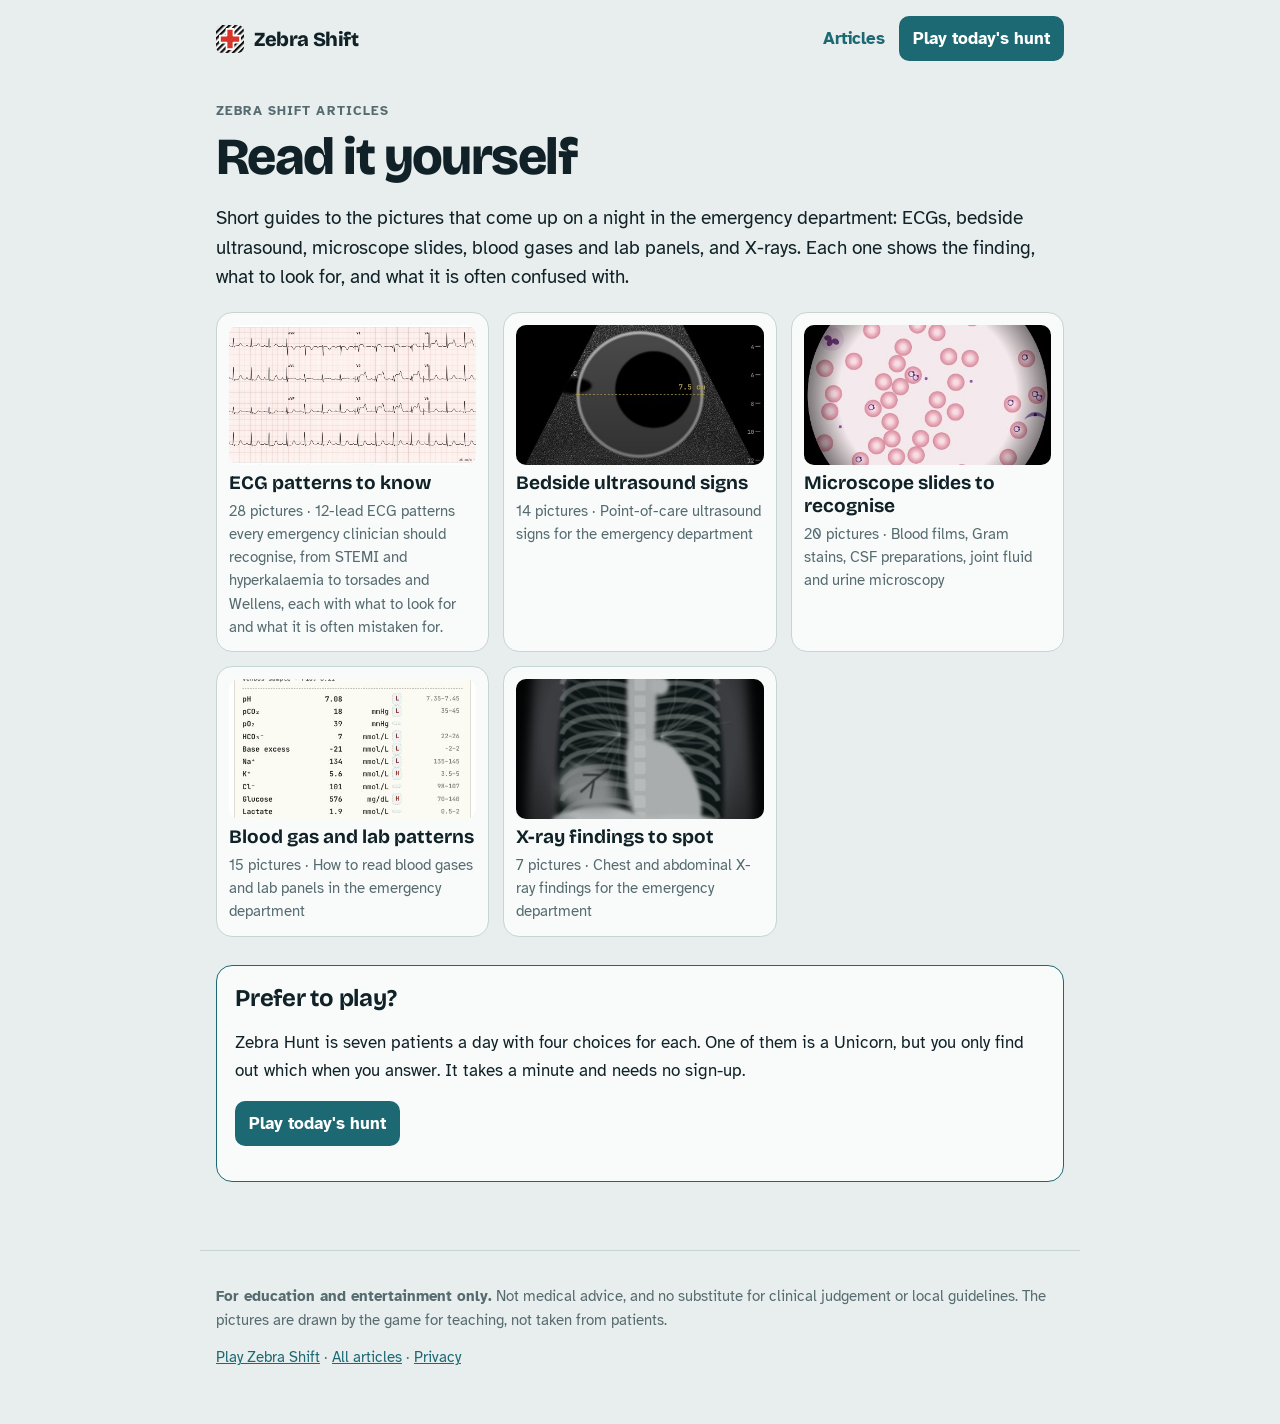
<file: articles/index.html>
<!doctype html>
<html lang="en">
<head>
<meta charset="utf-8">
<meta name="viewport" content="width=device-width,initial-scale=1">
<title>Articles · Zebra Shift</title>
<meta name="description" content="Guides to ECGs, bedside ultrasound, microscope slides, blood gases, lab panels and X-rays for emergency clinicians and the curious.">
<link rel="canonical" href="https://playzebrashift.github.io/articles/">
<meta property="og:type" content="article"><meta property="og:site_name" content="Zebra Shift">
<meta property="og:title" content="Articles · Zebra Shift"><meta property="og:description" content="Guides to ECGs, bedside ultrasound, microscope slides, blood gases, lab panels and X-rays for emergency clinicians and the curious."><meta property="og:url" content="https://playzebrashift.github.io/articles/">
<meta property="og:image" content="https://playzebrashift.github.io/articles/img/antstemi.jpg"><meta name="twitter:card" content="summary_large_image">
<meta name="theme-color" content="#1C6973">
<link rel="icon" href="../icons/favicon.svg" type="image/svg+xml">
<link rel="preconnect" href="https://fonts.googleapis.com"><link rel="preconnect" href="https://fonts.gstatic.com" crossorigin>
<link rel="stylesheet" href="https://fonts.googleapis.com/css2?family=Atkinson+Hyperlegible:ital,wght@0,400;0,700;1,400&family=Bricolage+Grotesque:opsz,wght@12..96,700;12..96,800&display=swap">
<link rel="stylesheet" href="articles.css">

</head>
<body>
<header class="top"><a class="brand" href="../"><img src="../icons/favicon.svg" alt="" width="28" height="28">Zebra Shift</a><nav><a href="./">Articles</a><a class="play" href="../#hunt">Play today's hunt</a></nav></header>
<main><article>
<p class="kicker">Zebra Shift articles</p>
<h1>Read it yourself</h1>
<p class="lede">Short guides to the pictures that come up on a night in the emergency department: ECGs, bedside ultrasound, microscope slides, blood gases and lab panels, and X-rays. Each one shows the finding, what to look for, and what it is often confused with.</p>
<ul class="cards"><li><a href="ecg-patterns.html"><img src="img/antstemi.jpg" alt="" loading="lazy"><b>ECG patterns to know</b><span>28 pictures · 12-lead ECG patterns every emergency clinician should recognise, from STEMI and hyperkalaemia to torsades and Wellens, each with what to look for and what it is often mistaken for.</span></a></li><li><a href="ultrasound-signs.html"><img src="img/aaa.jpg" alt="" loading="lazy"><b>Bedside ultrasound signs</b><span>14 pictures · Point-of-care ultrasound signs for the emergency department</span></a></li><li><a href="microscopy.html"><img src="img/malaria.jpg" alt="" loading="lazy"><b>Microscope slides to recognise</b><span>20 pictures · Blood films, Gram stains, CSF preparations, joint fluid and urine microscopy</span></a></li><li><a href="blood-gases-and-lab-patterns.html"><img src="img/dka.jpg" alt="" loading="lazy"><b>Blood gas and lab patterns</b><span>15 pictures · How to read blood gases and lab panels in the emergency department</span></a></li><li><a href="x-rays.html"><img src="img/rll.jpg" alt="" loading="lazy"><b>X-ray findings to spot</b><span>7 pictures · Chest and abdominal X-ray findings for the emergency department</span></a></li></ul>
<aside class="cta"><h2>Prefer to play?</h2><p>Zebra Hunt is seven patients a day with four choices for each. One of them is a Unicorn, but you only find out which when you answer. It takes a minute and needs no sign-up.</p><p><a class="btn" href="../#hunt">Play today's hunt</a></p></aside>
</article></main>
<footer><p><b>For education and entertainment only.</b> Not medical advice, and no substitute for clinical judgement or local guidelines. The pictures are drawn by the game for teaching, not taken from patients.</p>
<p><a href="../">Play Zebra Shift</a> · <a href="./">All articles</a> · <a href="../privacy.html">Privacy</a></p></footer>
</body>
</html>
</file>
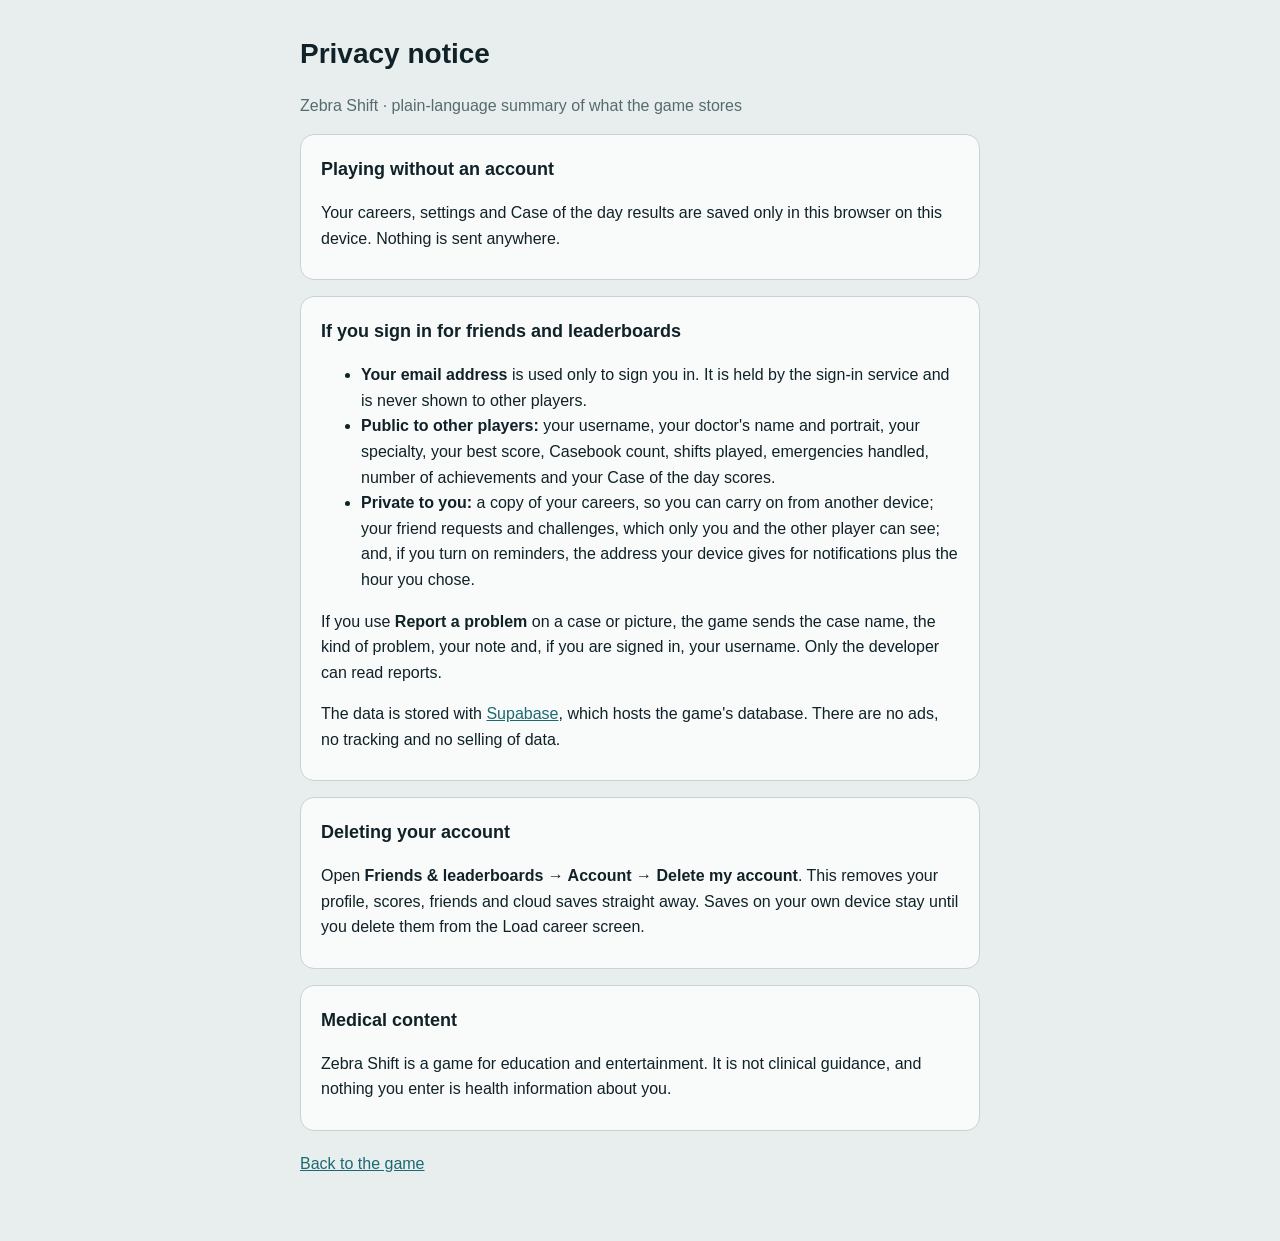
<file: privacy.html>
<!doctype html>
<html lang="en">
<head>
<meta charset="utf-8">
<meta name="viewport" content="width=device-width,initial-scale=1">
<title>Zebra Shift privacy</title>
<meta name="theme-color" content="#1C6973">
<link rel="icon" href="icons/favicon.svg" type="image/svg+xml">
<style>
:root{--bg:#E8EEED;--panel:#F8FBFA;--ink:#102127;--muted:#566B70;--line:#C6D4D3;--scrub:#1C6973;color-scheme:light}
@media (prefers-color-scheme:dark){:root{--bg:#0D181B;--panel:#142328;--ink:#E2EDEB;--muted:#8EA4A8;--line:#283C41;--scrub:#5CB8C2;color-scheme:dark}}
body{margin:0;background:var(--bg);color:var(--ink);font:16px/1.6 -apple-system,BlinkMacSystemFont,"Segoe UI",sans-serif}
main{max-width:680px;margin:0 auto;padding:32px 16px 48px}
section{background:var(--panel);border:1px solid var(--line);border-radius:14px;padding:4px 20px 12px;margin-top:16px}
h1{font-size:28px;margin:0 0 4px}h2{font-size:18px;margin:16px 0 4px}
p,li{color:var(--ink)}.muted{color:var(--muted)}a{color:var(--scrub)}
</style>
</head>
<body>
<main>
<h1>Privacy notice</h1>
<p class="muted">Zebra Shift · plain-language summary of what the game stores</p>

<section>
<h2>Playing without an account</h2>
<p>Your careers, settings and Case of the day results are saved only in this browser on this device. Nothing is sent anywhere.</p>
</section>

<section>
<h2>If you sign in for friends and leaderboards</h2>
<ul>
<li><b>Your email address</b> is used only to sign you in. It is held by the sign-in service and is never shown to other players.</li>
<li><b>Public to other players:</b> your username, your doctor's name and portrait, your specialty, your best score, Casebook count, shifts played, emergencies handled, number of achievements and your Case of the day scores.</li>
<li><b>Private to you:</b> a copy of your careers, so you can carry on from another device; your friend requests and challenges, which only you and the other player can see; and, if you turn on reminders, the address your device gives for notifications plus the hour you chose.</li>
</ul>
<p>If you use <b>Report a problem</b> on a case or picture, the game sends the case name, the kind of problem, your note and, if you are signed in, your username. Only the developer can read reports.</p>
<p>The data is stored with <a href="https://supabase.com/privacy" target="_blank" rel="noopener">Supabase</a>, which hosts the game's database. There are no ads, no tracking and no selling of data.</p>
</section>

<section>
<h2>Deleting your account</h2>
<p>Open <b>Friends &amp; leaderboards → Account → Delete my account</b>. This removes your profile, scores, friends and cloud saves straight away. Saves on your own device stay until you delete them from the Load career screen.</p>
</section>

<section>
<h2>Medical content</h2>
<p>Zebra Shift is a game for education and entertainment. It is not clinical guidance, and nothing you enter is health information about you.</p>
</section>

<p class="muted" style="margin-top:20px"><a href="./">Back to the game</a></p>
</main>
</body>
</html>
</file>
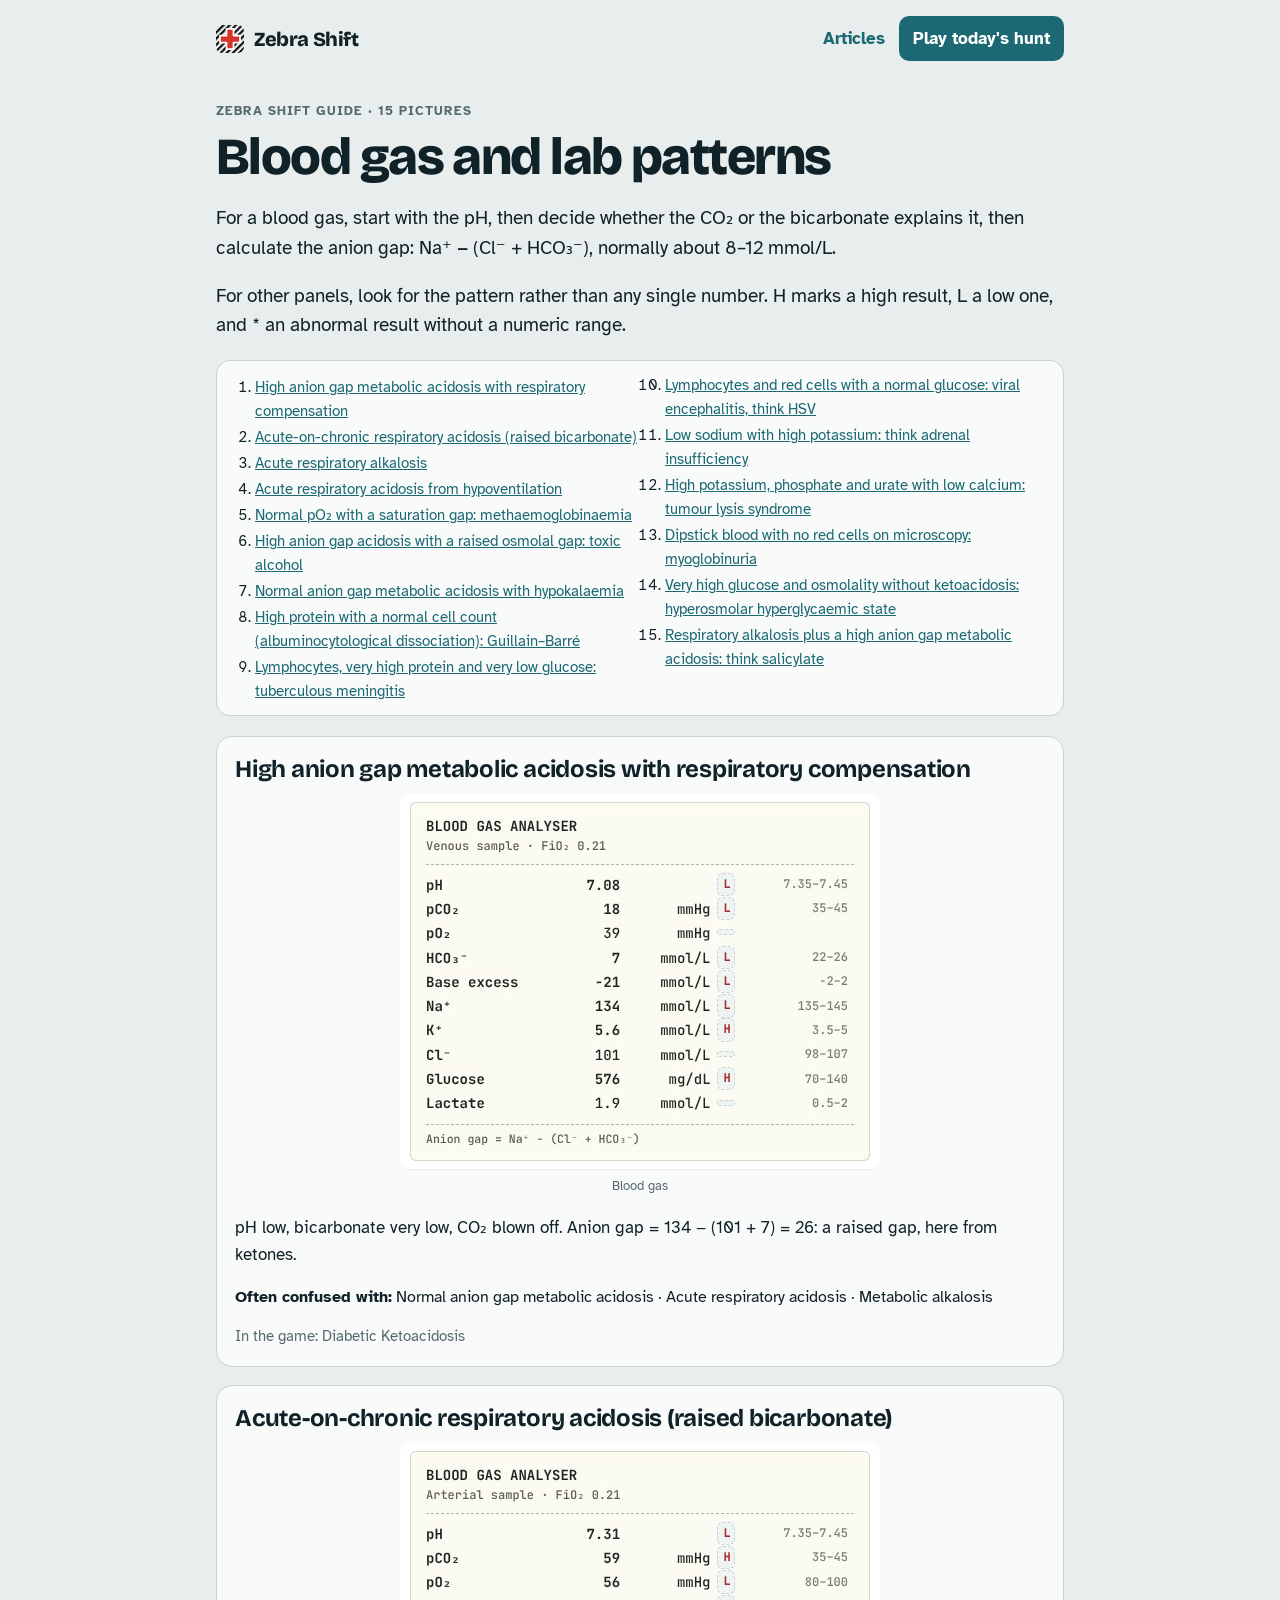
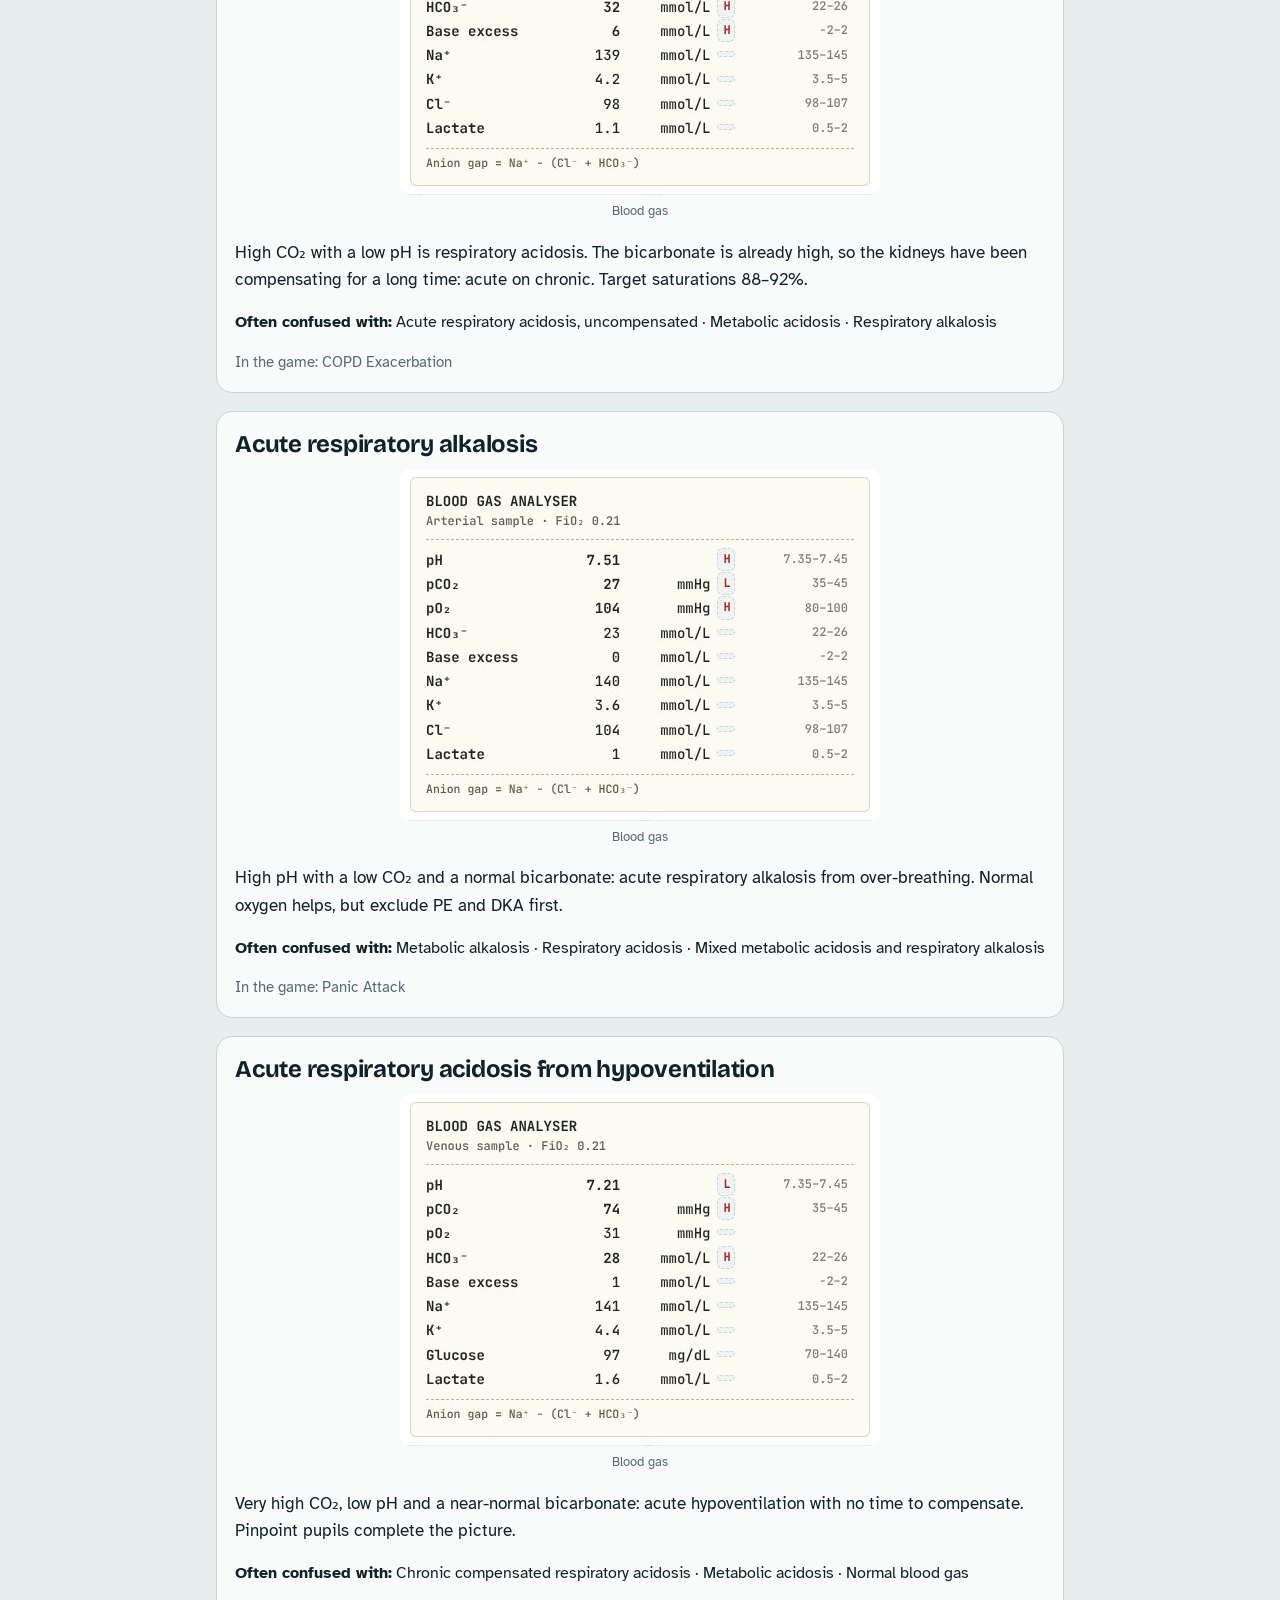
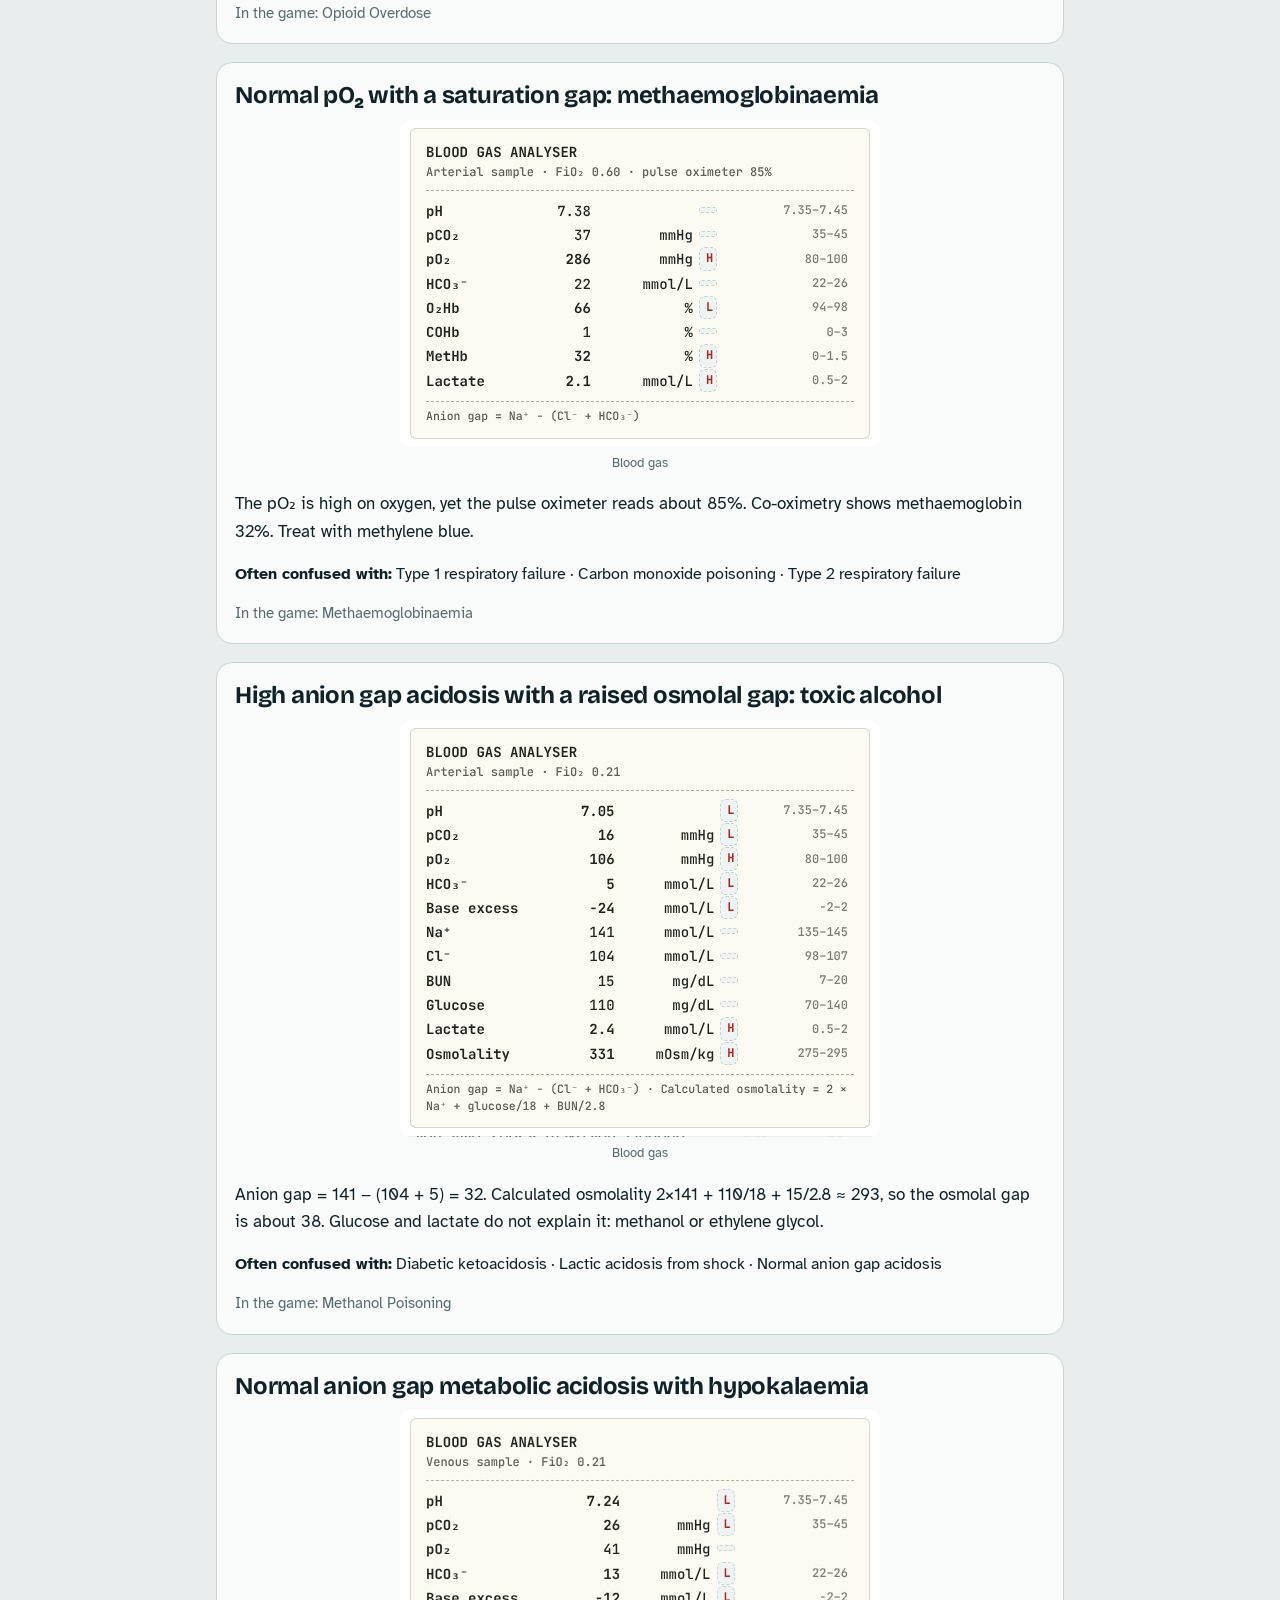
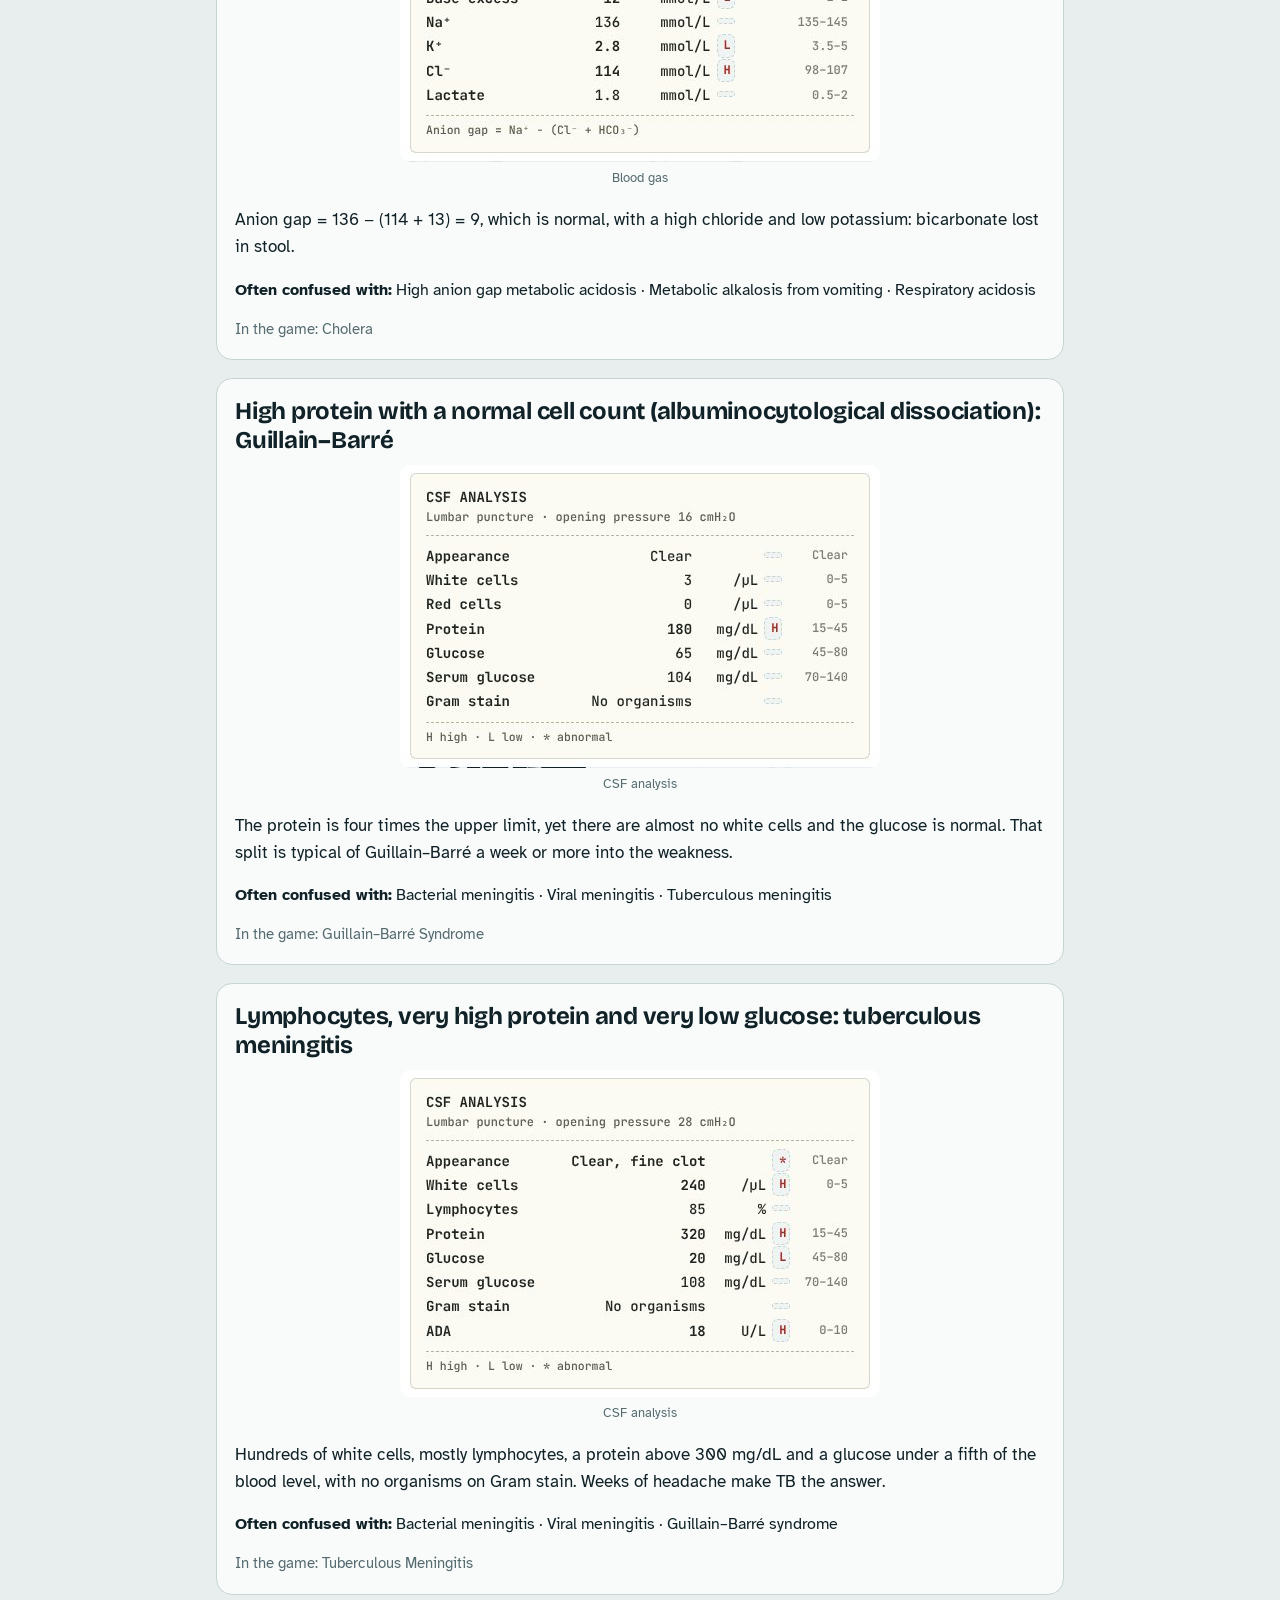
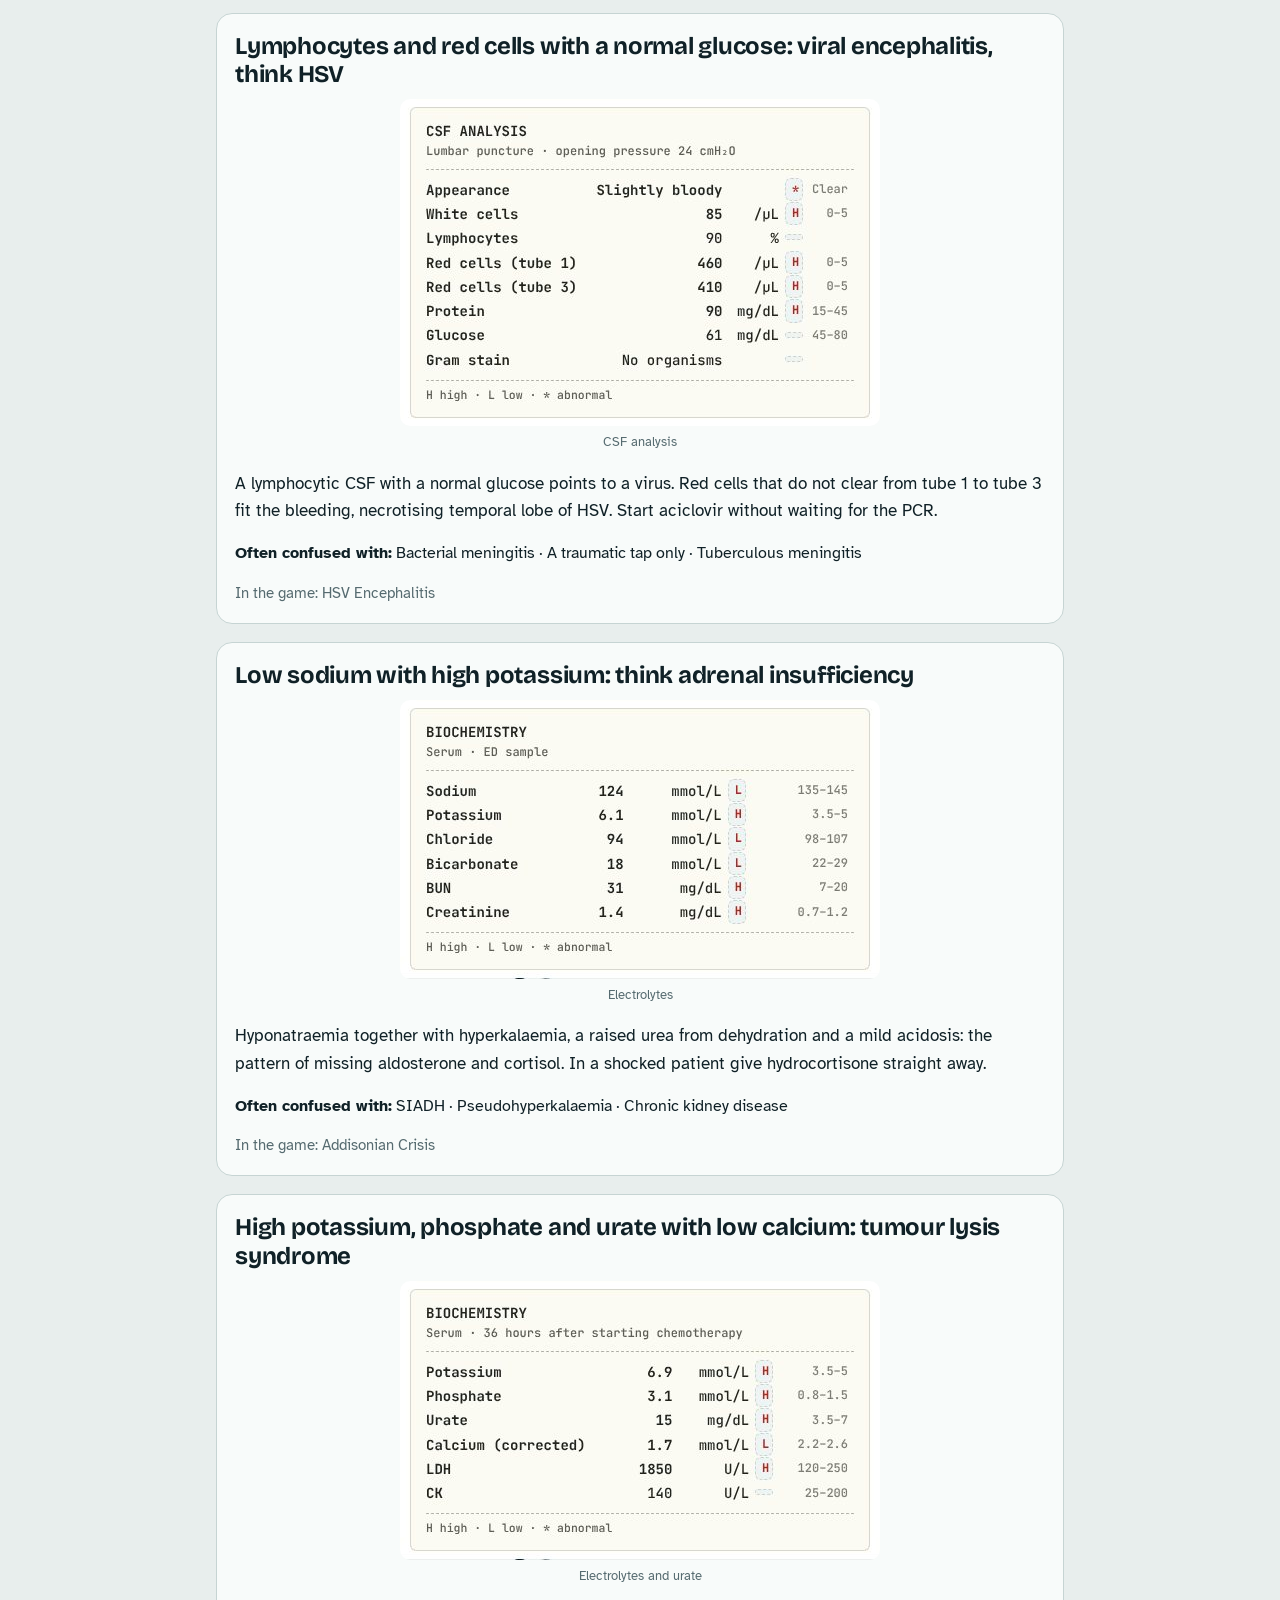
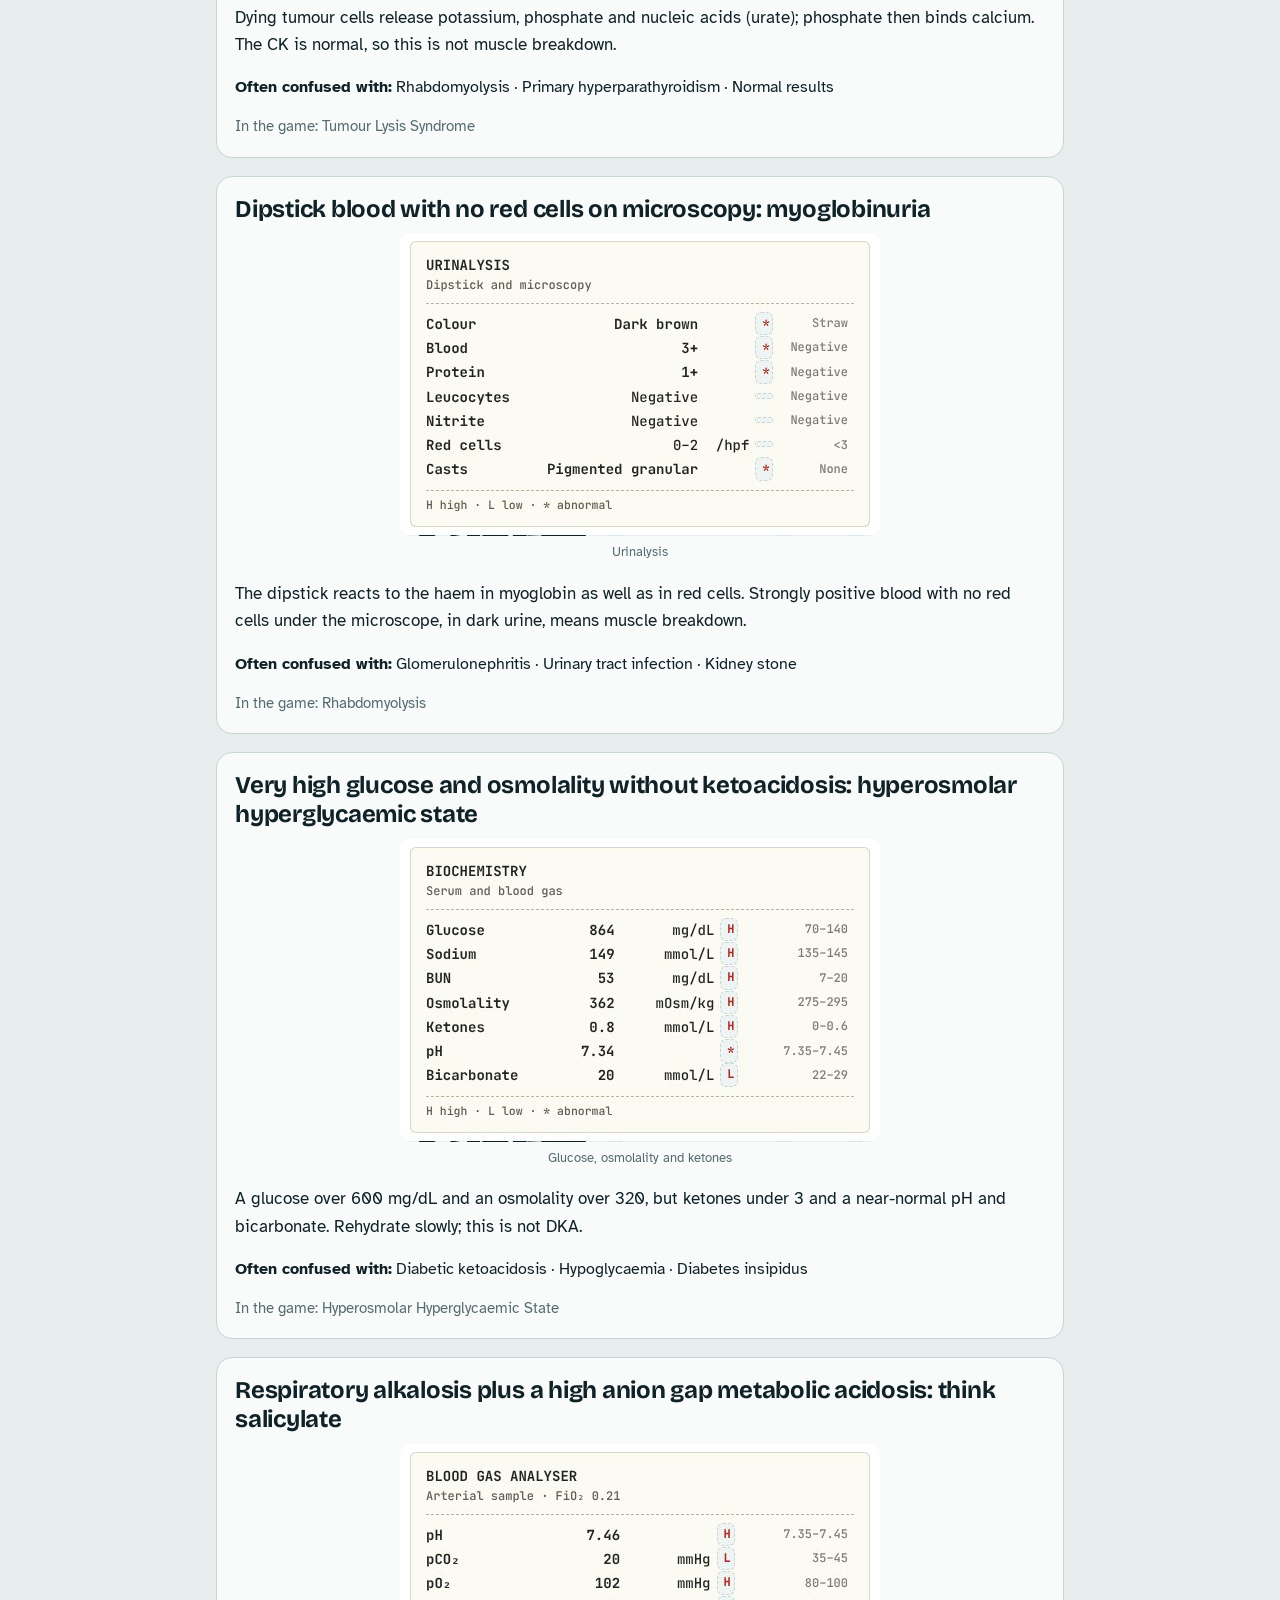
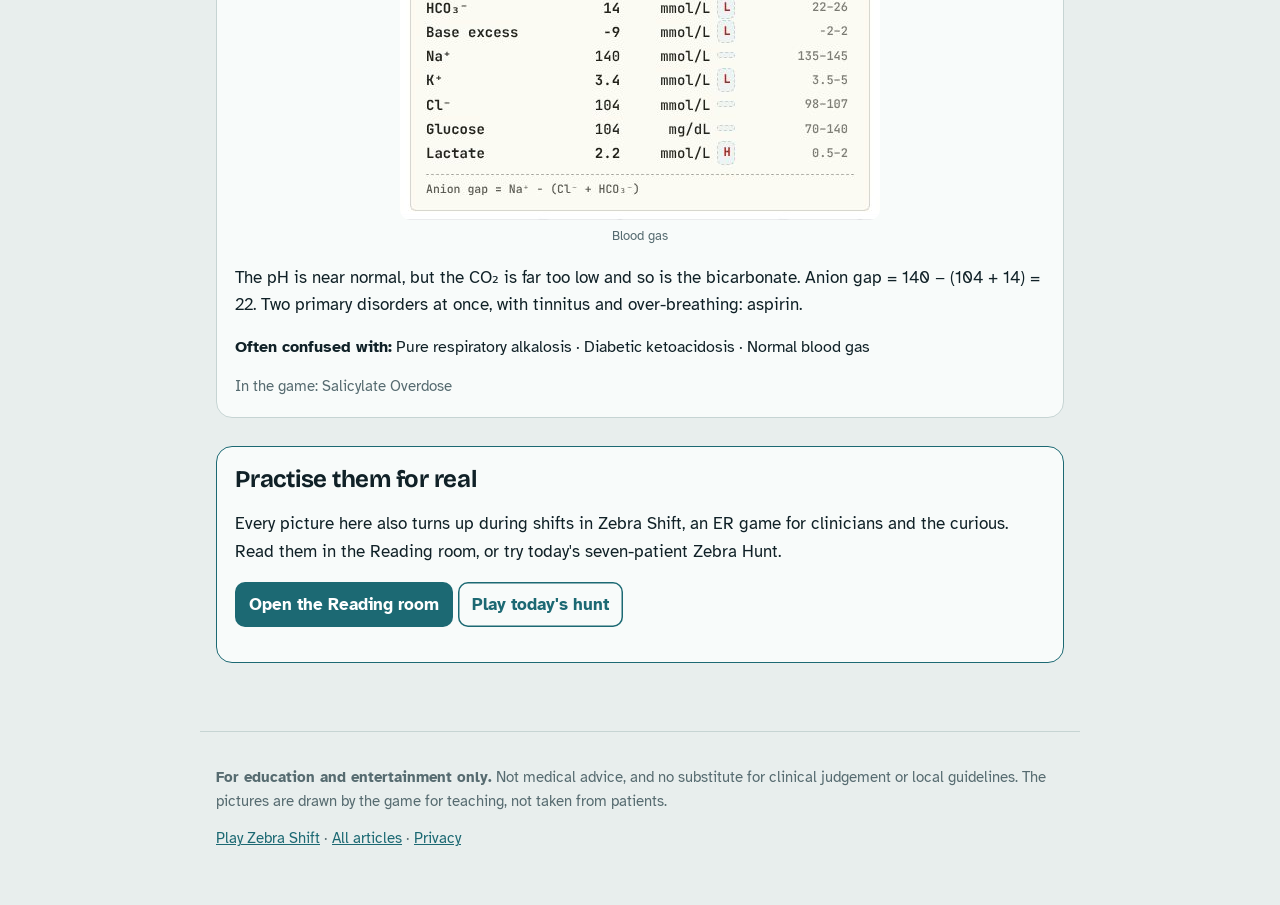
<file: articles/blood-gases-and-lab-patterns.html>
<!doctype html>
<html lang="en">
<head>
<meta charset="utf-8">
<meta name="viewport" content="width=device-width,initial-scale=1">
<title>Blood gas and lab patterns: 15 explained · Zebra Shift</title>
<meta name="description" content="How to read blood gases and lab panels in the emergency department: DKA, toxic alcohols, mixed salicylate gases, CSF patterns in meningitis and Guillain–Barré, adrenal crisis, tumour lysis and more.">
<link rel="canonical" href="https://playzebrashift.github.io/articles/blood-gases-and-lab-patterns.html">
<meta property="og:type" content="article"><meta property="og:site_name" content="Zebra Shift">
<meta property="og:title" content="Blood gas and lab patterns: 15 explained · Zebra Shift"><meta property="og:description" content="How to read blood gases and lab panels in the emergency department: DKA, toxic alcohols, mixed salicylate gases, CSF patterns in meningitis and Guillain–Barré, adrenal crisis, tumour lysis and more."><meta property="og:url" content="https://playzebrashift.github.io/articles/blood-gases-and-lab-patterns.html">
<meta property="og:image" content="https://playzebrashift.github.io/articles/img/dka.jpg"><meta name="twitter:card" content="summary_large_image">
<meta name="theme-color" content="#1C6973">
<link rel="icon" href="../icons/favicon.svg" type="image/svg+xml">
<link rel="preconnect" href="https://fonts.googleapis.com"><link rel="preconnect" href="https://fonts.gstatic.com" crossorigin>
<link rel="stylesheet" href="https://fonts.googleapis.com/css2?family=Atkinson+Hyperlegible:ital,wght@0,400;0,700;1,400&family=Bricolage+Grotesque:opsz,wght@12..96,700;12..96,800&display=swap">
<link rel="stylesheet" href="articles.css">
<script type="application/ld+json">{"@context":"https://schema.org","@type":"Article","headline":"Blood gas and lab patterns","description":"How to read blood gases and lab panels in the emergency department: DKA, toxic alcohols, mixed salicylate gases, CSF patterns in meningitis and Guillain–Barré, adrenal crisis, tumour lysis and more.","dateModified":"2026-10-29","image":"https://playzebrashift.github.io/articles/img/dka.jpg","publisher":{"@type":"Organization","name":"Zebra Shift"},"mainEntityOfPage":"https://playzebrashift.github.io/articles/blood-gases-and-lab-patterns.html"}</script>
</head>
<body>
<header class="top"><a class="brand" href="../"><img src="../icons/favicon.svg" alt="" width="28" height="28">Zebra Shift</a><nav><a href="./">Articles</a><a class="play" href="../#hunt">Play today's hunt</a></nav></header>
<main><article>
<p class="kicker">Zebra Shift guide · 15 pictures</p>
<h1>Blood gas and lab patterns</h1>
<p class="lede">For a blood gas, start with the pH, then decide whether the CO₂ or the bicarbonate explains it, then calculate the anion gap: Na⁺ − (Cl⁻ + HCO₃⁻), normally about 8–12 mmol/L.</p>
<p class="lede">For other panels, look for the pattern rather than any single number. H marks a high result, L a low one, and * an abnormal result without a numeric range.</p>
<nav class="toc" aria-label="In this guide"><ol><li><a href="#high-anion-gap-metabolic-acidosis-with-respiratory-compensat">High anion gap metabolic acidosis with respiratory compensation</a></li><li><a href="#acute-on-chronic-respiratory-acidosis-raised-bicarbonate">Acute-on-chronic respiratory acidosis (raised bicarbonate)</a></li><li><a href="#acute-respiratory-alkalosis">Acute respiratory alkalosis</a></li><li><a href="#acute-respiratory-acidosis-from-hypoventilation">Acute respiratory acidosis from hypoventilation</a></li><li><a href="#normal-po-with-a-saturation-gap-methaemoglobinaemia">Normal pO₂ with a saturation gap: methaemoglobinaemia</a></li><li><a href="#high-anion-gap-acidosis-with-a-raised-osmolal-gap-toxic-alco">High anion gap acidosis with a raised osmolal gap: toxic alcohol</a></li><li><a href="#normal-anion-gap-metabolic-acidosis-with-hypokalaemia">Normal anion gap metabolic acidosis with hypokalaemia</a></li><li><a href="#high-protein-with-a-normal-cell-count-albuminocytological-di">High protein with a normal cell count (albuminocytological dissociation): Guillain–Barré</a></li><li><a href="#lymphocytes-very-high-protein-and-very-low-glucose-tuberculo">Lymphocytes, very high protein and very low glucose: tuberculous meningitis</a></li><li><a href="#lymphocytes-and-red-cells-with-a-normal-glucose-viral-enceph">Lymphocytes and red cells with a normal glucose: viral encephalitis, think HSV</a></li><li><a href="#low-sodium-with-high-potassium-think-adrenal-insufficiency">Low sodium with high potassium: think adrenal insufficiency</a></li><li><a href="#high-potassium-phosphate-and-urate-with-low-calcium-tumour-l">High potassium, phosphate and urate with low calcium: tumour lysis syndrome</a></li><li><a href="#dipstick-blood-with-no-red-cells-on-microscopy-myoglobinuria">Dipstick blood with no red cells on microscopy: myoglobinuria</a></li><li><a href="#very-high-glucose-and-osmolality-without-ketoacidosis-hypero">Very high glucose and osmolality without ketoacidosis: hyperosmolar hyperglycaemic state</a></li><li><a href="#respiratory-alkalosis-plus-a-high-anion-gap-metabolic-acidos">Respiratory alkalosis plus a high anion gap metabolic acidosis: think salicylate</a></li></ol></nav>
<section class="item abg" id="high-anion-gap-metabolic-acidosis-with-respiratory-compensat">
<h2>High anion gap metabolic acidosis with respiratory compensation</h2>
<figure><img src="img/dka.jpg" alt="Blood gas: High anion gap metabolic acidosis with respiratory compensation" width="480" height="376" loading="lazy" decoding="async"><figcaption>Blood gas</figcaption></figure>
<p>pH low, bicarbonate very low, CO₂ blown off. Anion gap = 134 − (101 + 7) = 26: a raised gap, here from ketones.</p>
<p class="conf"><b>Often confused with:</b> Normal anion gap metabolic acidosis · Acute respiratory acidosis · Metabolic alkalosis</p>
<p class="seen">In the game: Diabetic Ketoacidosis</p>
</section>
<section class="item abg" id="acute-on-chronic-respiratory-acidosis-raised-bicarbonate">
<h2>Acute-on-chronic respiratory acidosis (raised bicarbonate)</h2>
<figure><img src="img/copd.jpg" alt="Blood gas: Acute-on-chronic respiratory acidosis (raised bicarbonate)" width="480" height="352" loading="lazy" decoding="async"><figcaption>Blood gas</figcaption></figure>
<p>High CO₂ with a low pH is respiratory acidosis. The bicarbonate is already high, so the kidneys have been compensating for a long time: acute on chronic. Target saturations 88–92%.</p>
<p class="conf"><b>Often confused with:</b> Acute respiratory acidosis, uncompensated · Metabolic acidosis · Respiratory alkalosis</p>
<p class="seen">In the game: COPD Exacerbation</p>
</section>
<section class="item abg" id="acute-respiratory-alkalosis">
<h2>Acute respiratory alkalosis</h2>
<figure><img src="img/panic.jpg" alt="Blood gas: Acute respiratory alkalosis" width="480" height="352" loading="lazy" decoding="async"><figcaption>Blood gas</figcaption></figure>
<p>High pH with a low CO₂ and a normal bicarbonate: acute respiratory alkalosis from over-breathing. Normal oxygen helps, but exclude PE and DKA first.</p>
<p class="conf"><b>Often confused with:</b> Metabolic alkalosis · Respiratory acidosis · Mixed metabolic acidosis and respiratory alkalosis</p>
<p class="seen">In the game: Panic Attack</p>
</section>
<section class="item abg" id="acute-respiratory-acidosis-from-hypoventilation">
<h2>Acute respiratory acidosis from hypoventilation</h2>
<figure><img src="img/opioid.jpg" alt="Blood gas: Acute respiratory acidosis from hypoventilation" width="480" height="352" loading="lazy" decoding="async"><figcaption>Blood gas</figcaption></figure>
<p>Very high CO₂, low pH and a near-normal bicarbonate: acute hypoventilation with no time to compensate. Pinpoint pupils complete the picture.</p>
<p class="conf"><b>Often confused with:</b> Chronic compensated respiratory acidosis · Metabolic acidosis · Normal blood gas</p>
<p class="seen">In the game: Opioid Overdose</p>
</section>
<section class="item abg" id="normal-po-with-a-saturation-gap-methaemoglobinaemia">
<h2>Normal pO₂ with a saturation gap: methaemoglobinaemia</h2>
<figure><img src="img/methb.jpg" alt="Blood gas: Normal pO₂ with a saturation gap: methaemoglobinaemia" width="480" height="327" loading="lazy" decoding="async"><figcaption>Blood gas</figcaption></figure>
<p>The pO₂ is high on oxygen, yet the pulse oximeter reads about 85%. Co-oximetry shows methaemoglobin 32%. Treat with methylene blue.</p>
<p class="conf"><b>Often confused with:</b> Type 1 respiratory failure · Carbon monoxide poisoning · Type 2 respiratory failure</p>
<p class="seen">In the game: Methaemoglobinaemia</p>
</section>
<section class="item abg" id="high-anion-gap-acidosis-with-a-raised-osmolal-gap-toxic-alco">
<h2>High anion gap acidosis with a raised osmolal gap: toxic alcohol</h2>
<figure><img src="img/methanol.jpg" alt="Blood gas: High anion gap acidosis with a raised osmolal gap: toxic alcohol" width="480" height="417" loading="lazy" decoding="async"><figcaption>Blood gas</figcaption></figure>
<p>Anion gap = 141 − (104 + 5) = 32. Calculated osmolality 2×141 + 110/18 + 15/2.8 ≈ 293, so the osmolal gap is about 38. Glucose and lactate do not explain it: methanol or ethylene glycol.</p>
<p class="conf"><b>Often confused with:</b> Diabetic ketoacidosis · Lactic acidosis from shock · Normal anion gap acidosis</p>
<p class="seen">In the game: Methanol Poisoning</p>
</section>
<section class="item abg" id="normal-anion-gap-metabolic-acidosis-with-hypokalaemia">
<h2>Normal anion gap metabolic acidosis with hypokalaemia</h2>
<figure><img src="img/cholera.jpg" alt="Blood gas: Normal anion gap metabolic acidosis with hypokalaemia" width="480" height="352" loading="lazy" decoding="async"><figcaption>Blood gas</figcaption></figure>
<p>Anion gap = 136 − (114 + 13) = 9, which is normal, with a high chloride and low potassium: bicarbonate lost in stool.</p>
<p class="conf"><b>Often confused with:</b> High anion gap metabolic acidosis · Metabolic alkalosis from vomiting · Respiratory acidosis</p>
<p class="seen">In the game: Cholera</p>
</section>
<section class="item lab" id="high-protein-with-a-normal-cell-count-albuminocytological-di">
<h2>High protein with a normal cell count (albuminocytological dissociation): Guillain–Barré</h2>
<figure><img src="img/gbs.jpg" alt="CSF analysis: High protein with a normal cell count (albuminocytological dissociation): Guillain–Barré" width="480" height="303" loading="lazy" decoding="async"><figcaption>CSF analysis</figcaption></figure>
<p>The protein is four times the upper limit, yet there are almost no white cells and the glucose is normal. That split is typical of Guillain–Barré a week or more into the weakness.</p>
<p class="conf"><b>Often confused with:</b> Bacterial meningitis · Viral meningitis · Tuberculous meningitis</p>
<p class="seen">In the game: Guillain–Barré Syndrome</p>
</section>
<section class="item lab" id="lymphocytes-very-high-protein-and-very-low-glucose-tuberculo">
<h2>Lymphocytes, very high protein and very low glucose: tuberculous meningitis</h2>
<figure><img src="img/tbm.jpg" alt="CSF analysis: Lymphocytes, very high protein and very low glucose: tuberculous meningitis" width="480" height="327" loading="lazy" decoding="async"><figcaption>CSF analysis</figcaption></figure>
<p>Hundreds of white cells, mostly lymphocytes, a protein above 300 mg/dL and a glucose under a fifth of the blood level, with no organisms on Gram stain. Weeks of headache make TB the answer.</p>
<p class="conf"><b>Often confused with:</b> Bacterial meningitis · Viral meningitis · Guillain–Barré syndrome</p>
<p class="seen">In the game: Tuberculous Meningitis</p>
</section>
<section class="item lab" id="lymphocytes-and-red-cells-with-a-normal-glucose-viral-enceph">
<h2>Lymphocytes and red cells with a normal glucose: viral encephalitis, think HSV</h2>
<figure><img src="img/hsvcsf.jpg" alt="CSF analysis: Lymphocytes and red cells with a normal glucose: viral encephalitis, think HSV" width="480" height="327" loading="lazy" decoding="async"><figcaption>CSF analysis</figcaption></figure>
<p>A lymphocytic CSF with a normal glucose points to a virus. Red cells that do not clear from tube 1 to tube 3 fit the bleeding, necrotising temporal lobe of HSV. Start aciclovir without waiting for the PCR.</p>
<p class="conf"><b>Often confused with:</b> Bacterial meningitis · A traumatic tap only · Tuberculous meningitis</p>
<p class="seen">In the game: HSV Encephalitis</p>
</section>
<section class="item lab" id="low-sodium-with-high-potassium-think-adrenal-insufficiency">
<h2>Low sodium with high potassium: think adrenal insufficiency</h2>
<figure><img src="img/addison.jpg" alt="Electrolytes: Low sodium with high potassium: think adrenal insufficiency" width="480" height="279" loading="lazy" decoding="async"><figcaption>Electrolytes</figcaption></figure>
<p>Hyponatraemia together with hyperkalaemia, a raised urea from dehydration and a mild acidosis: the pattern of missing aldosterone and cortisol. In a shocked patient give hydrocortisone straight away.</p>
<p class="conf"><b>Often confused with:</b> SIADH · Pseudohyperkalaemia · Chronic kidney disease</p>
<p class="seen">In the game: Addisonian Crisis</p>
</section>
<section class="item lab" id="high-potassium-phosphate-and-urate-with-low-calcium-tumour-l">
<h2>High potassium, phosphate and urate with low calcium: tumour lysis syndrome</h2>
<figure><img src="img/tls.jpg" alt="Electrolytes and urate: High potassium, phosphate and urate with low calcium: tumour lysis syndrome" width="480" height="279" loading="lazy" decoding="async"><figcaption>Electrolytes and urate</figcaption></figure>
<p>Dying tumour cells release potassium, phosphate and nucleic acids (urate); phosphate then binds calcium. The CK is normal, so this is not muscle breakdown.</p>
<p class="conf"><b>Often confused with:</b> Rhabdomyolysis · Primary hyperparathyroidism · Normal results</p>
<p class="seen">In the game: Tumour Lysis Syndrome</p>
</section>
<section class="item lab" id="dipstick-blood-with-no-red-cells-on-microscopy-myoglobinuria">
<h2>Dipstick blood with no red cells on microscopy: myoglobinuria</h2>
<figure><img src="img/rhabdo.jpg" alt="Urinalysis: Dipstick blood with no red cells on microscopy: myoglobinuria" width="480" height="303" loading="lazy" decoding="async"><figcaption>Urinalysis</figcaption></figure>
<p>The dipstick reacts to the haem in myoglobin as well as in red cells. Strongly positive blood with no red cells under the microscope, in dark urine, means muscle breakdown.</p>
<p class="conf"><b>Often confused with:</b> Glomerulonephritis · Urinary tract infection · Kidney stone</p>
<p class="seen">In the game: Rhabdomyolysis</p>
</section>
<section class="item lab" id="very-high-glucose-and-osmolality-without-ketoacidosis-hypero">
<h2>Very high glucose and osmolality without ketoacidosis: hyperosmolar hyperglycaemic state</h2>
<figure><img src="img/hhs.jpg" alt="Glucose, osmolality and ketones: Very high glucose and osmolality without ketoacidosis: hyperosmolar hyperglycaemic state" width="480" height="303" loading="lazy" decoding="async"><figcaption>Glucose, osmolality and ketones</figcaption></figure>
<p>A glucose over 600 mg/dL and an osmolality over 320, but ketones under 3 and a near-normal pH and bicarbonate. Rehydrate slowly; this is not DKA.</p>
<p class="conf"><b>Often confused with:</b> Diabetic ketoacidosis · Hypoglycaemia · Diabetes insipidus</p>
<p class="seen">In the game: Hyperosmolar Hyperglycaemic State</p>
</section>
<section class="item abg" id="respiratory-alkalosis-plus-a-high-anion-gap-metabolic-acidos">
<h2>Respiratory alkalosis plus a high anion gap metabolic acidosis: think salicylate</h2>
<figure><img src="img/salicylate.jpg" alt="Blood gas: Respiratory alkalosis plus a high anion gap metabolic acidosis: think salicylate" width="480" height="376" loading="lazy" decoding="async"><figcaption>Blood gas</figcaption></figure>
<p>The pH is near normal, but the CO₂ is far too low and so is the bicarbonate. Anion gap = 140 − (104 + 14) = 22. Two primary disorders at once, with tinnitus and over-breathing: aspirin.</p>
<p class="conf"><b>Often confused with:</b> Pure respiratory alkalosis · Diabetic ketoacidosis · Normal blood gas</p>
<p class="seen">In the game: Salicylate Overdose</p>
</section>
<aside class="cta"><h2>Practise them for real</h2><p>Every picture here also turns up during shifts in Zebra Shift, an ER game for clinicians and the curious. Read them in the Reading room, or try today's seven-patient Zebra Hunt.</p>
<p><a class="btn" href="../#reads">Open the Reading room</a> <a class="btn alt" href="../#hunt">Play today's hunt</a></p></aside>
</article></main>
<footer><p><b>For education and entertainment only.</b> Not medical advice, and no substitute for clinical judgement or local guidelines. The pictures are drawn by the game for teaching, not taken from patients.</p>
<p><a href="../">Play Zebra Shift</a> · <a href="./">All articles</a> · <a href="../privacy.html">Privacy</a></p></footer>
</body>
</html>
</file>
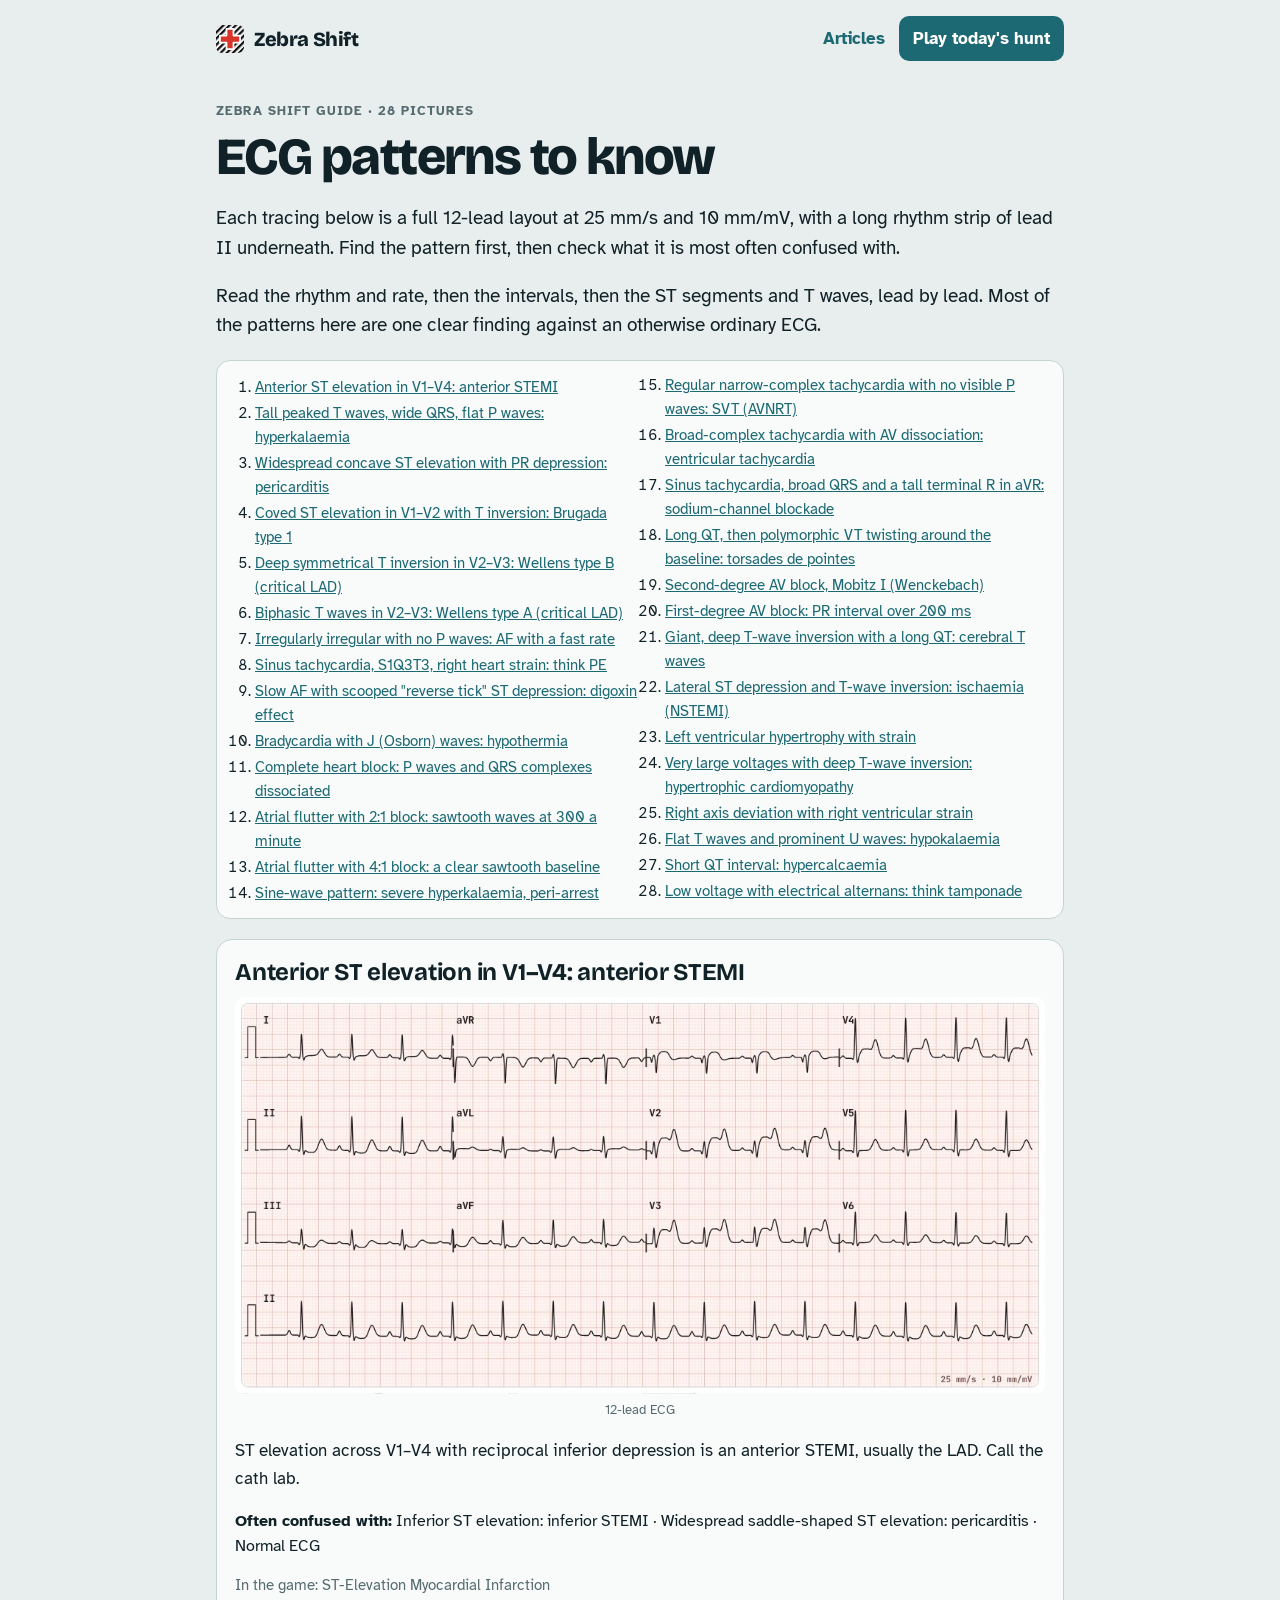
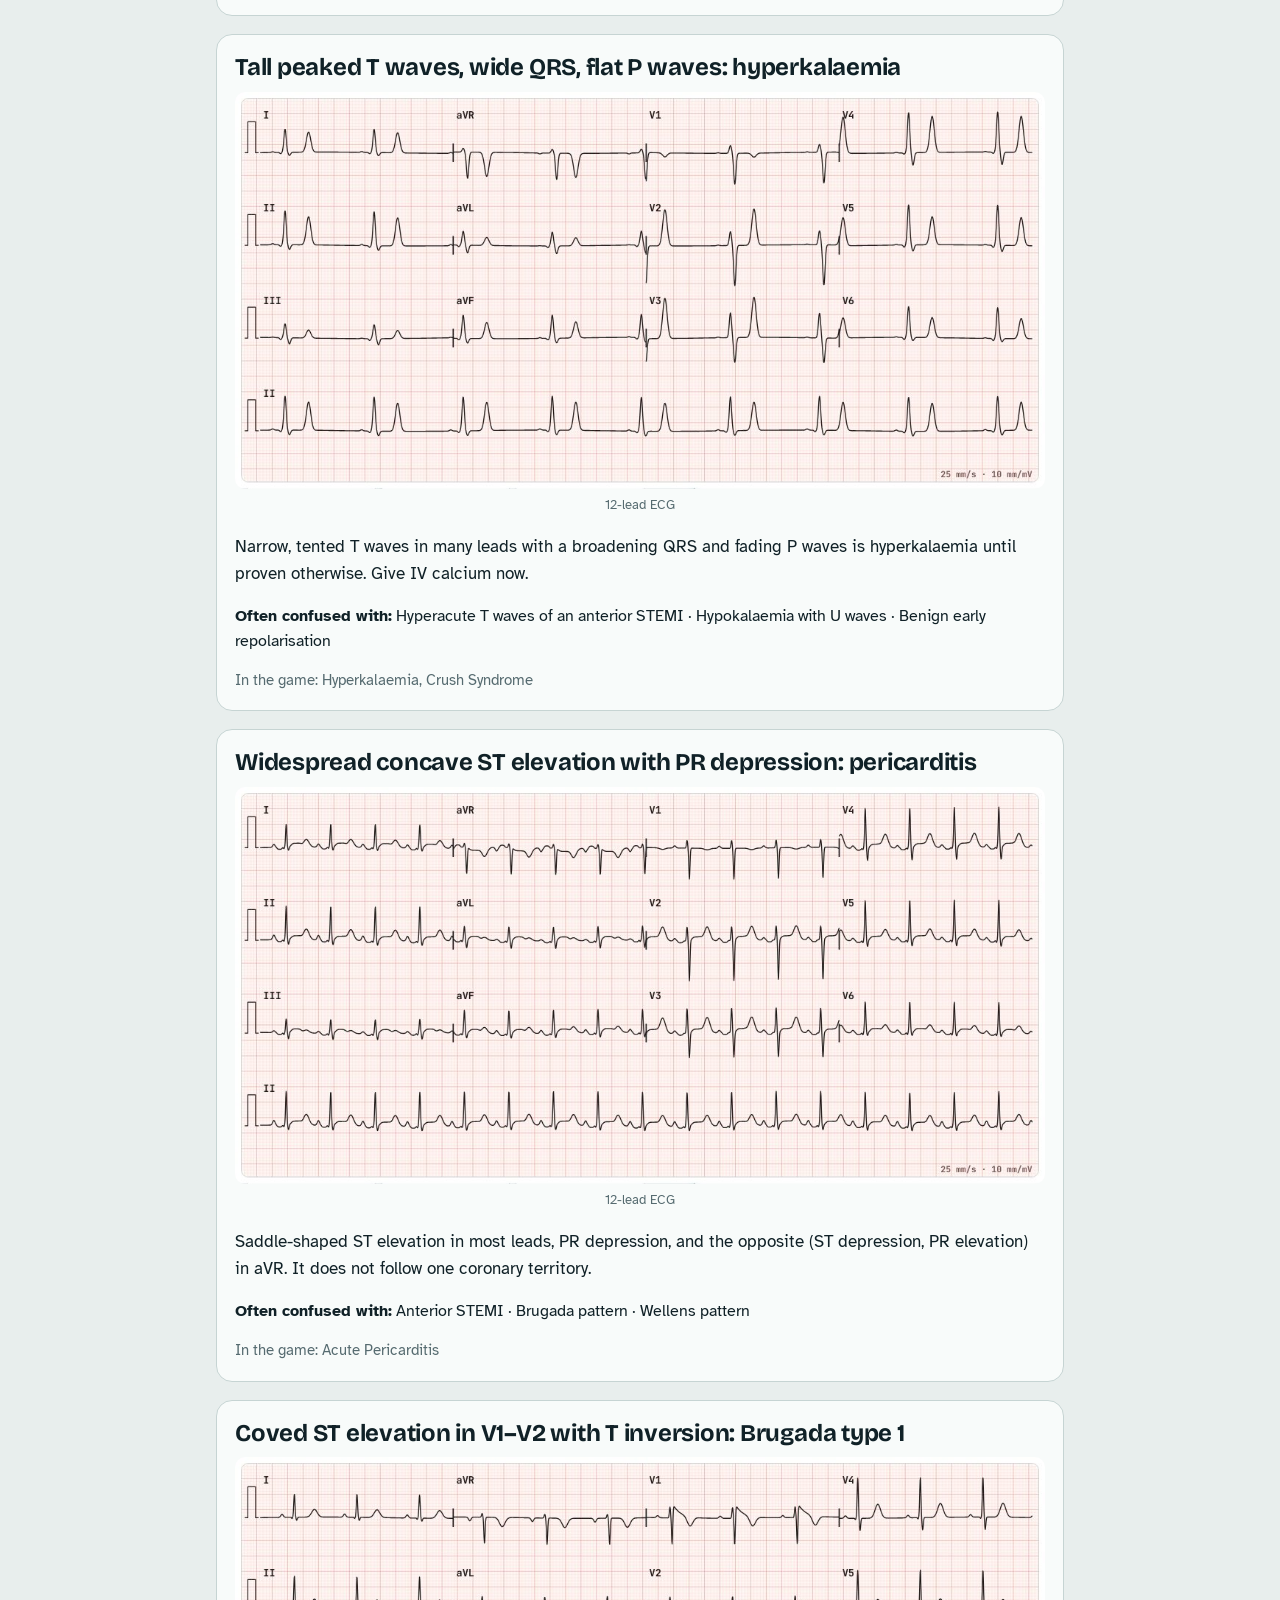
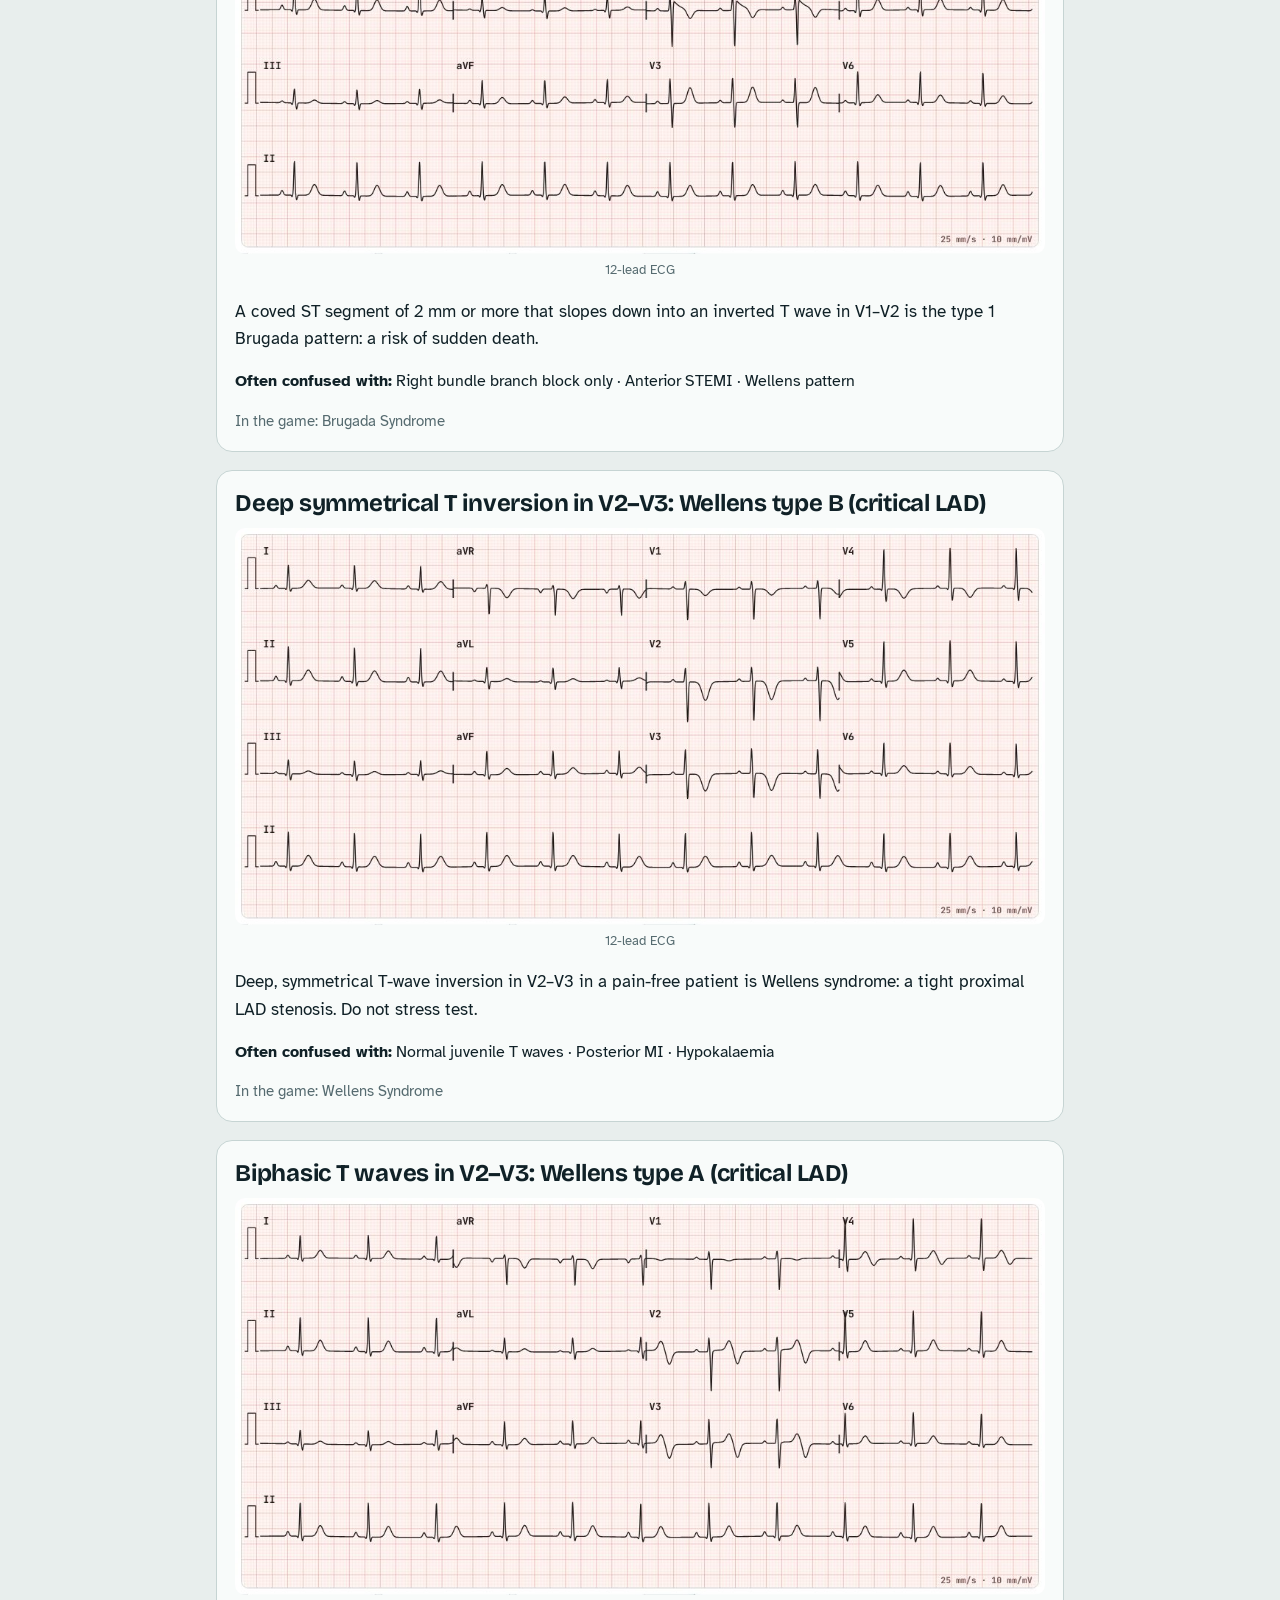
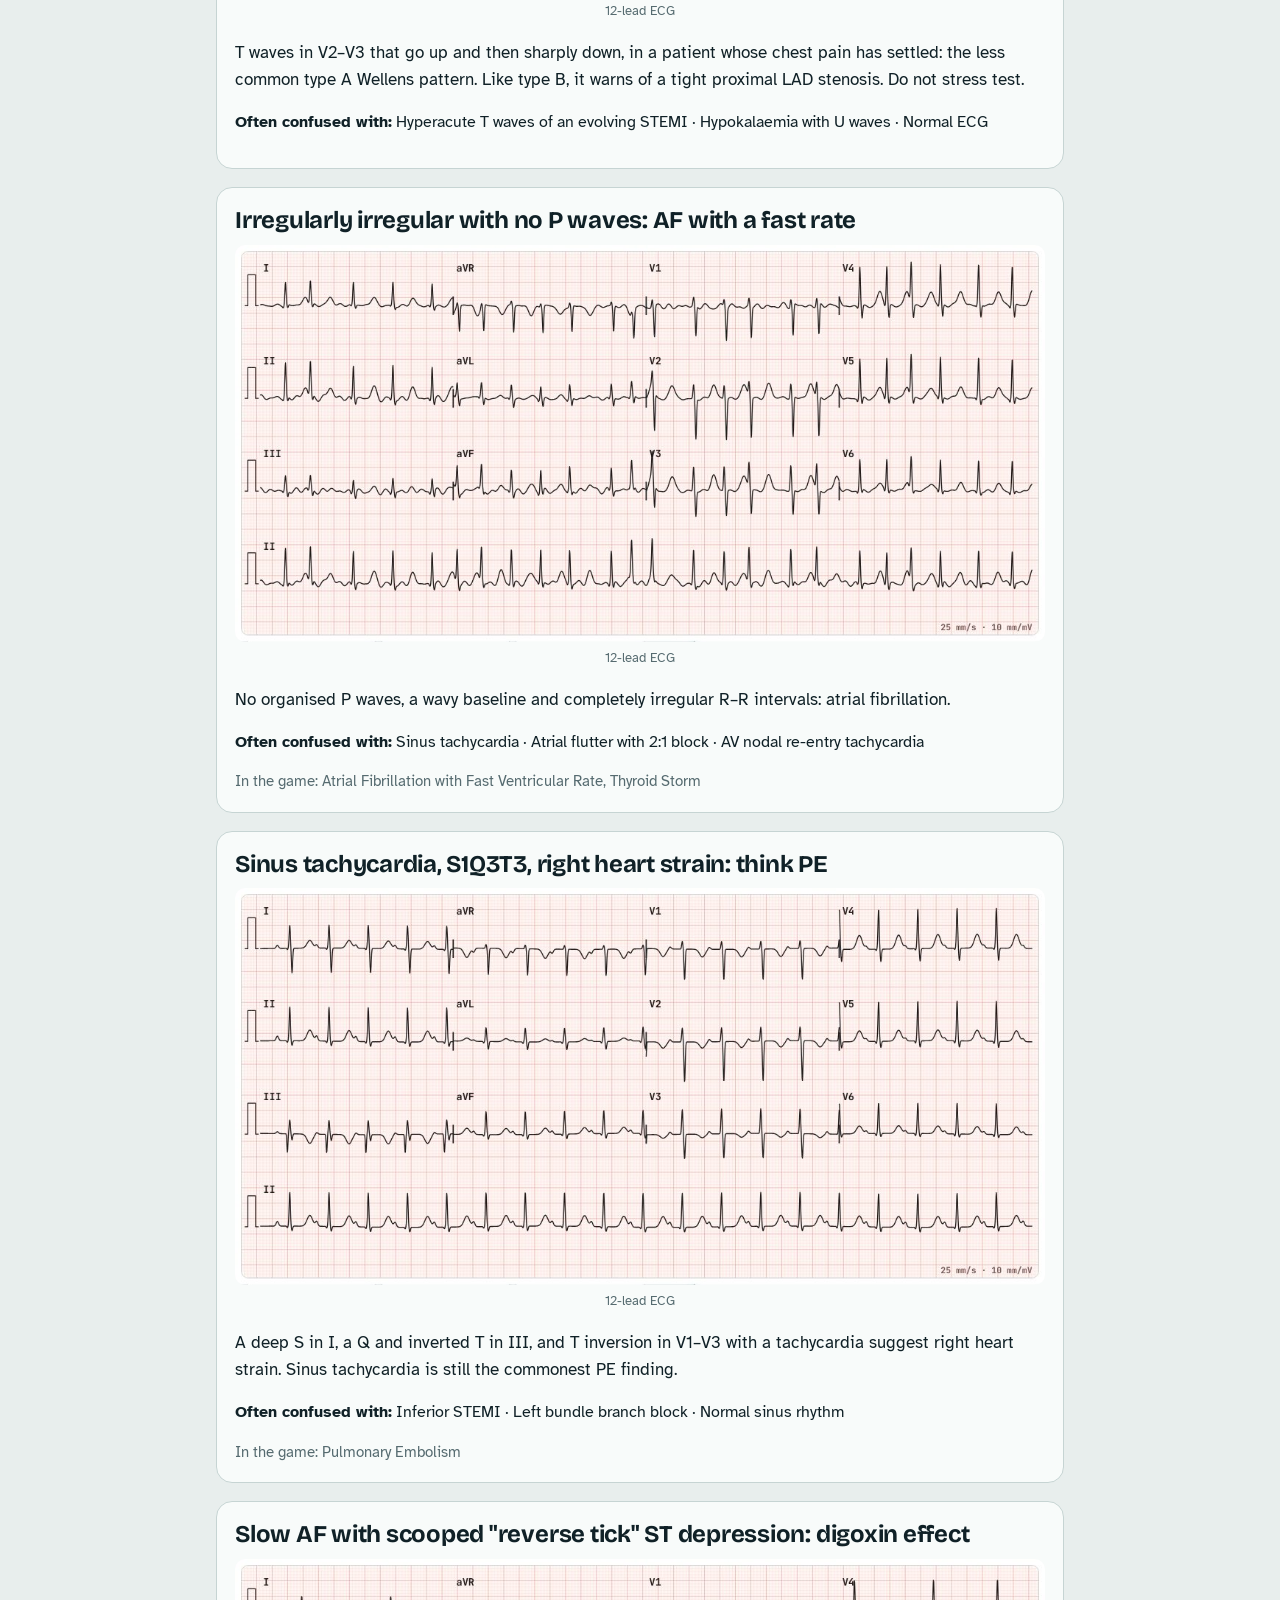
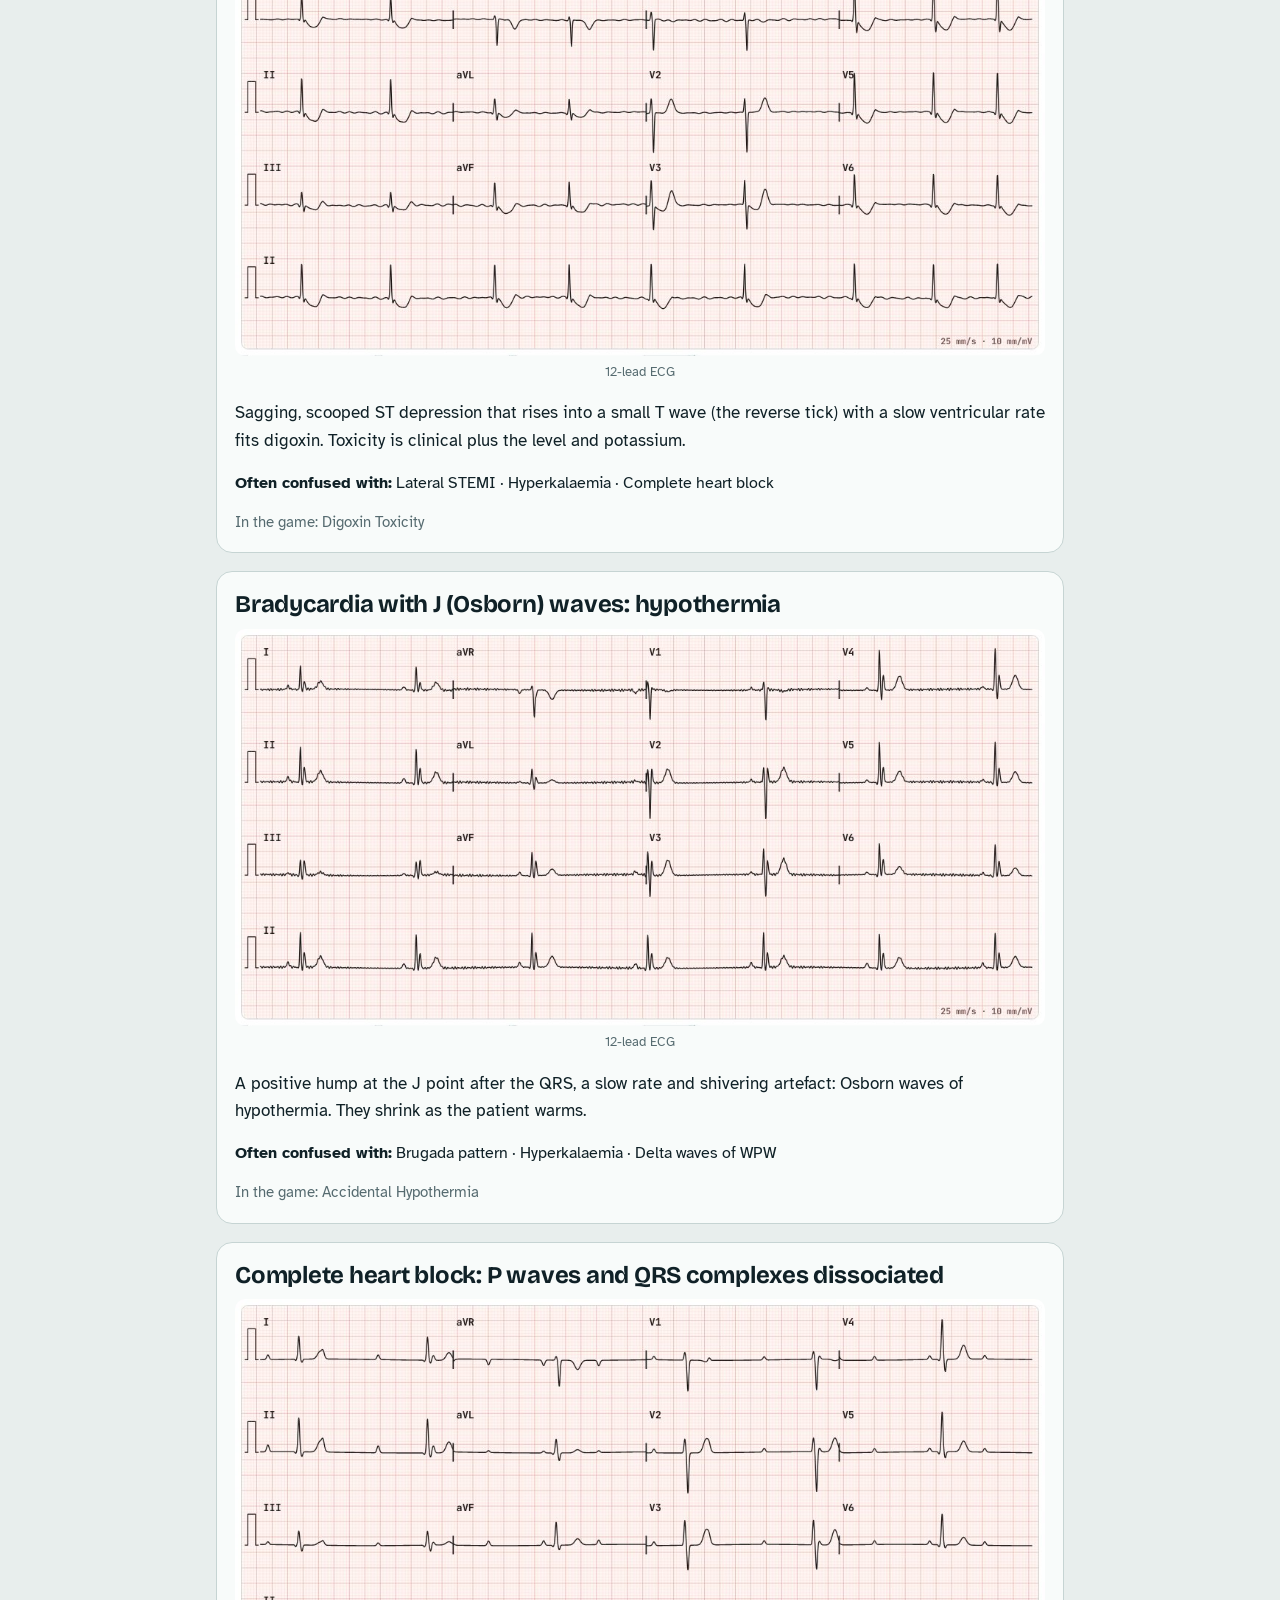
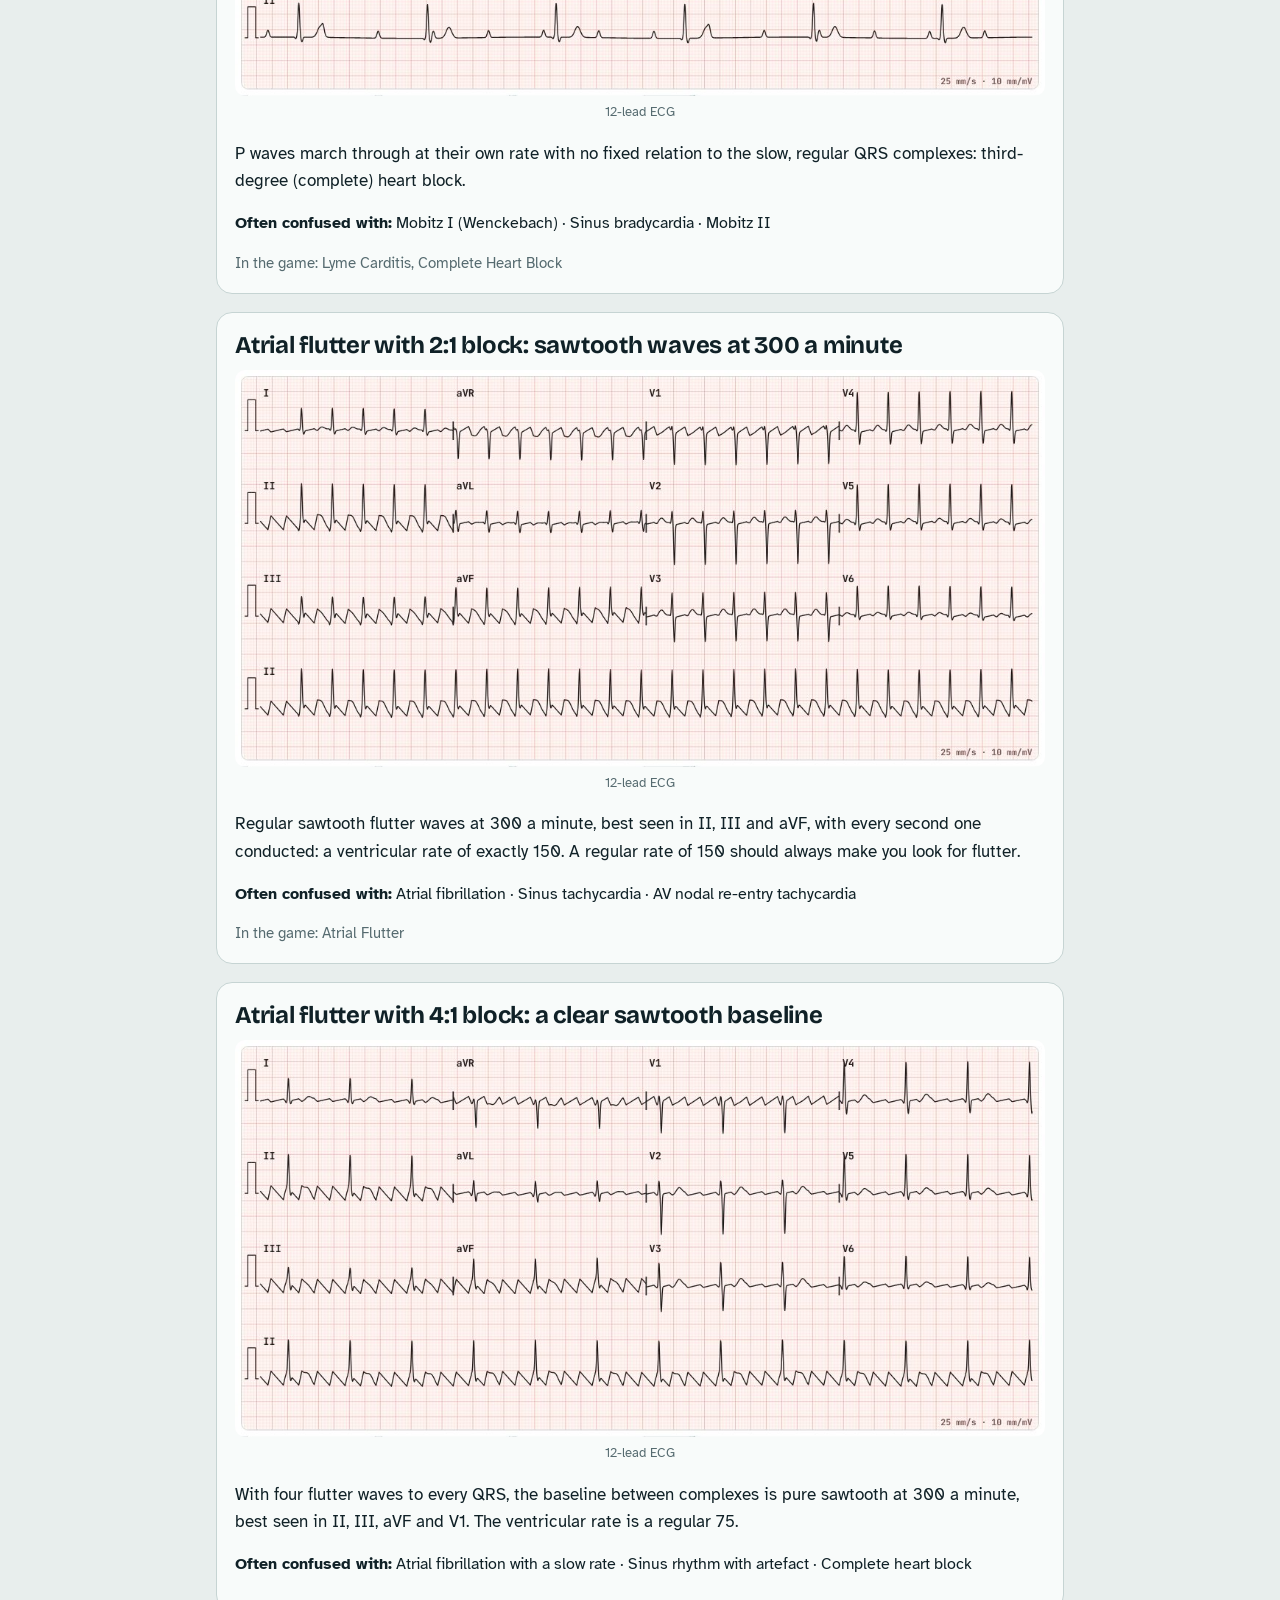
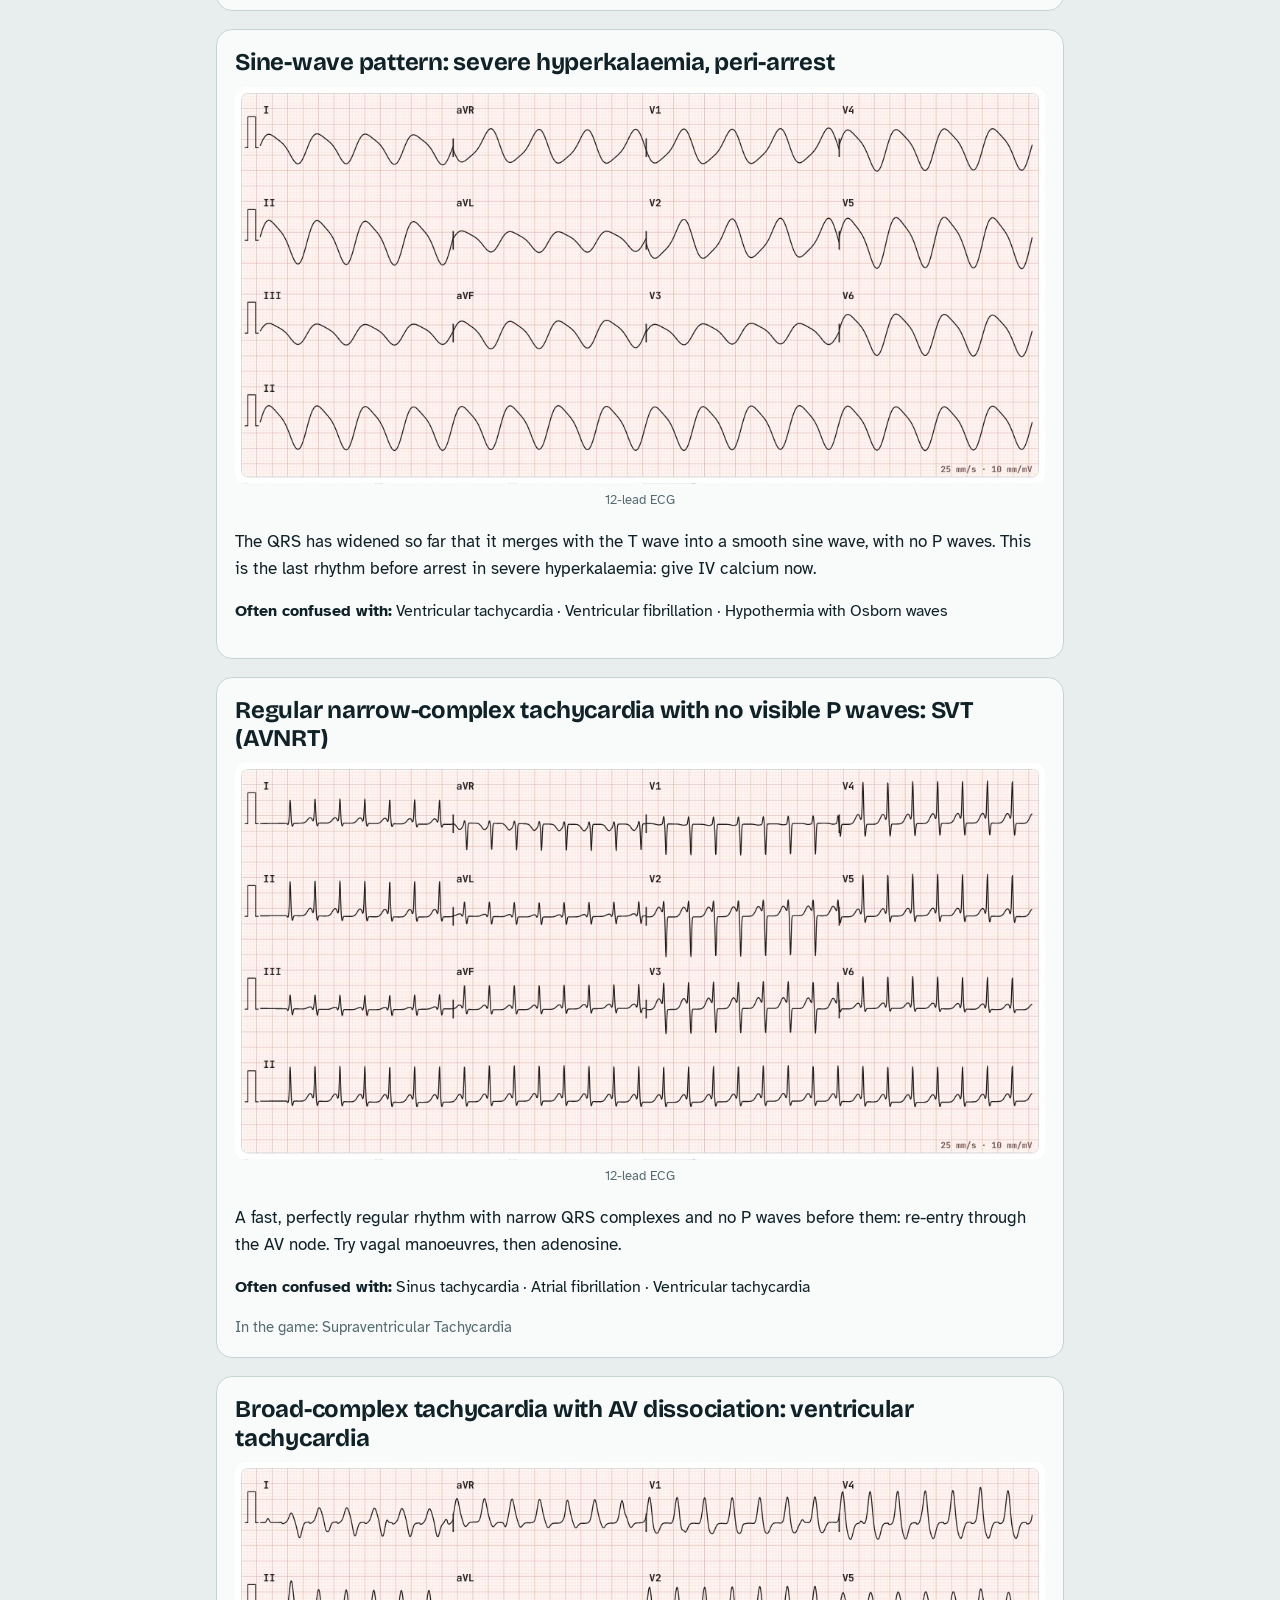
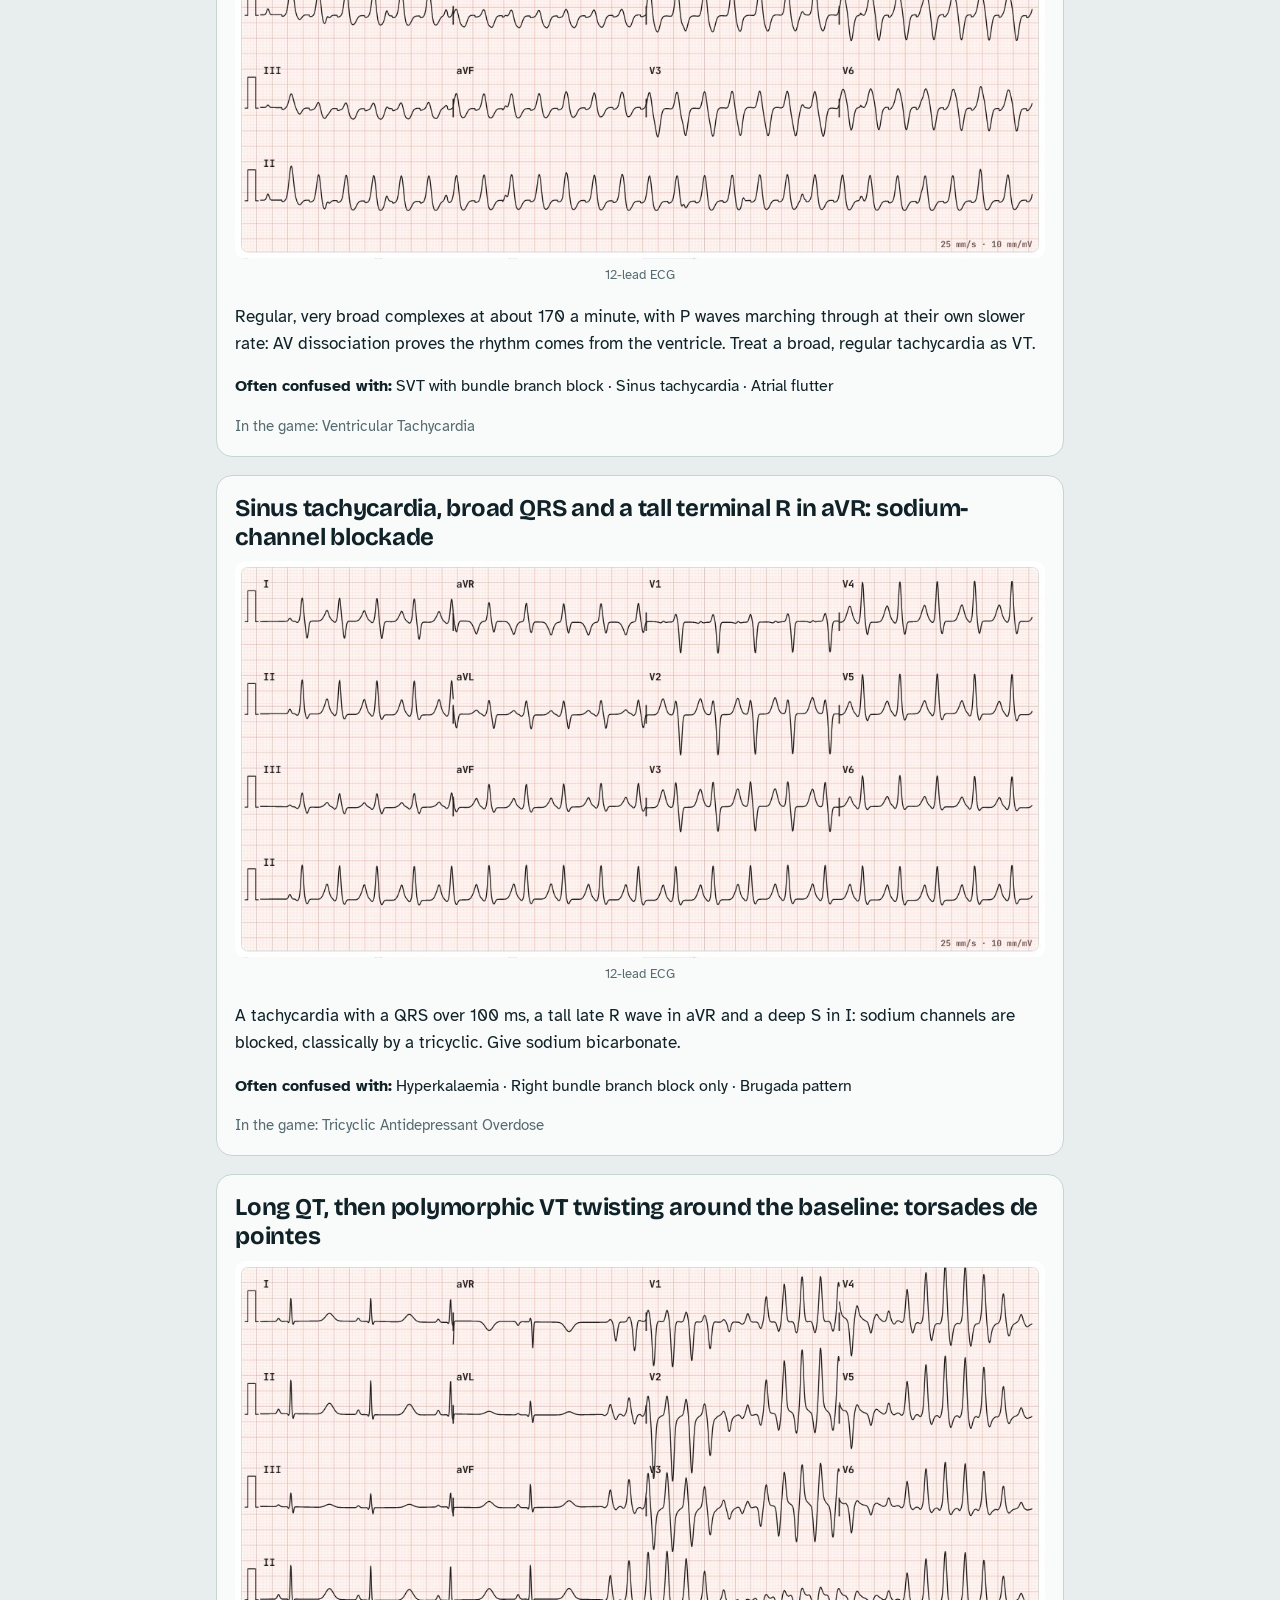
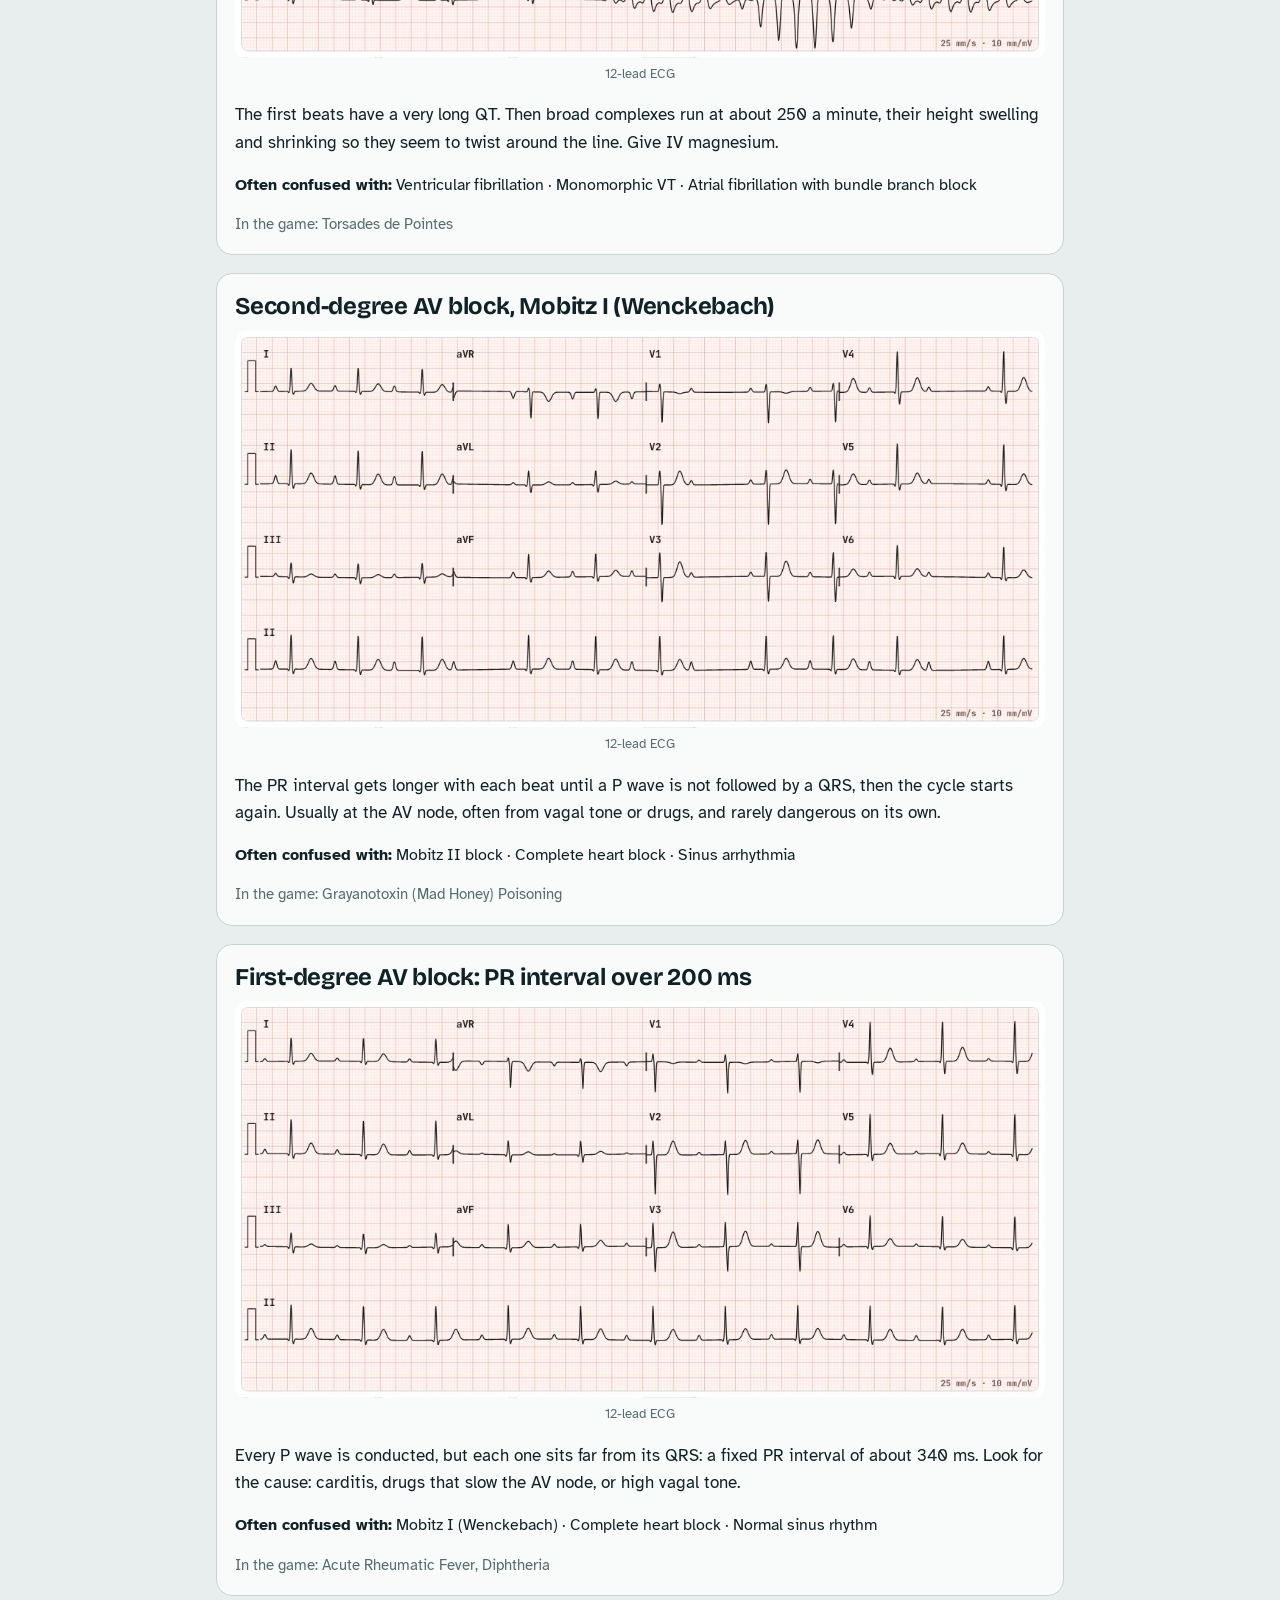
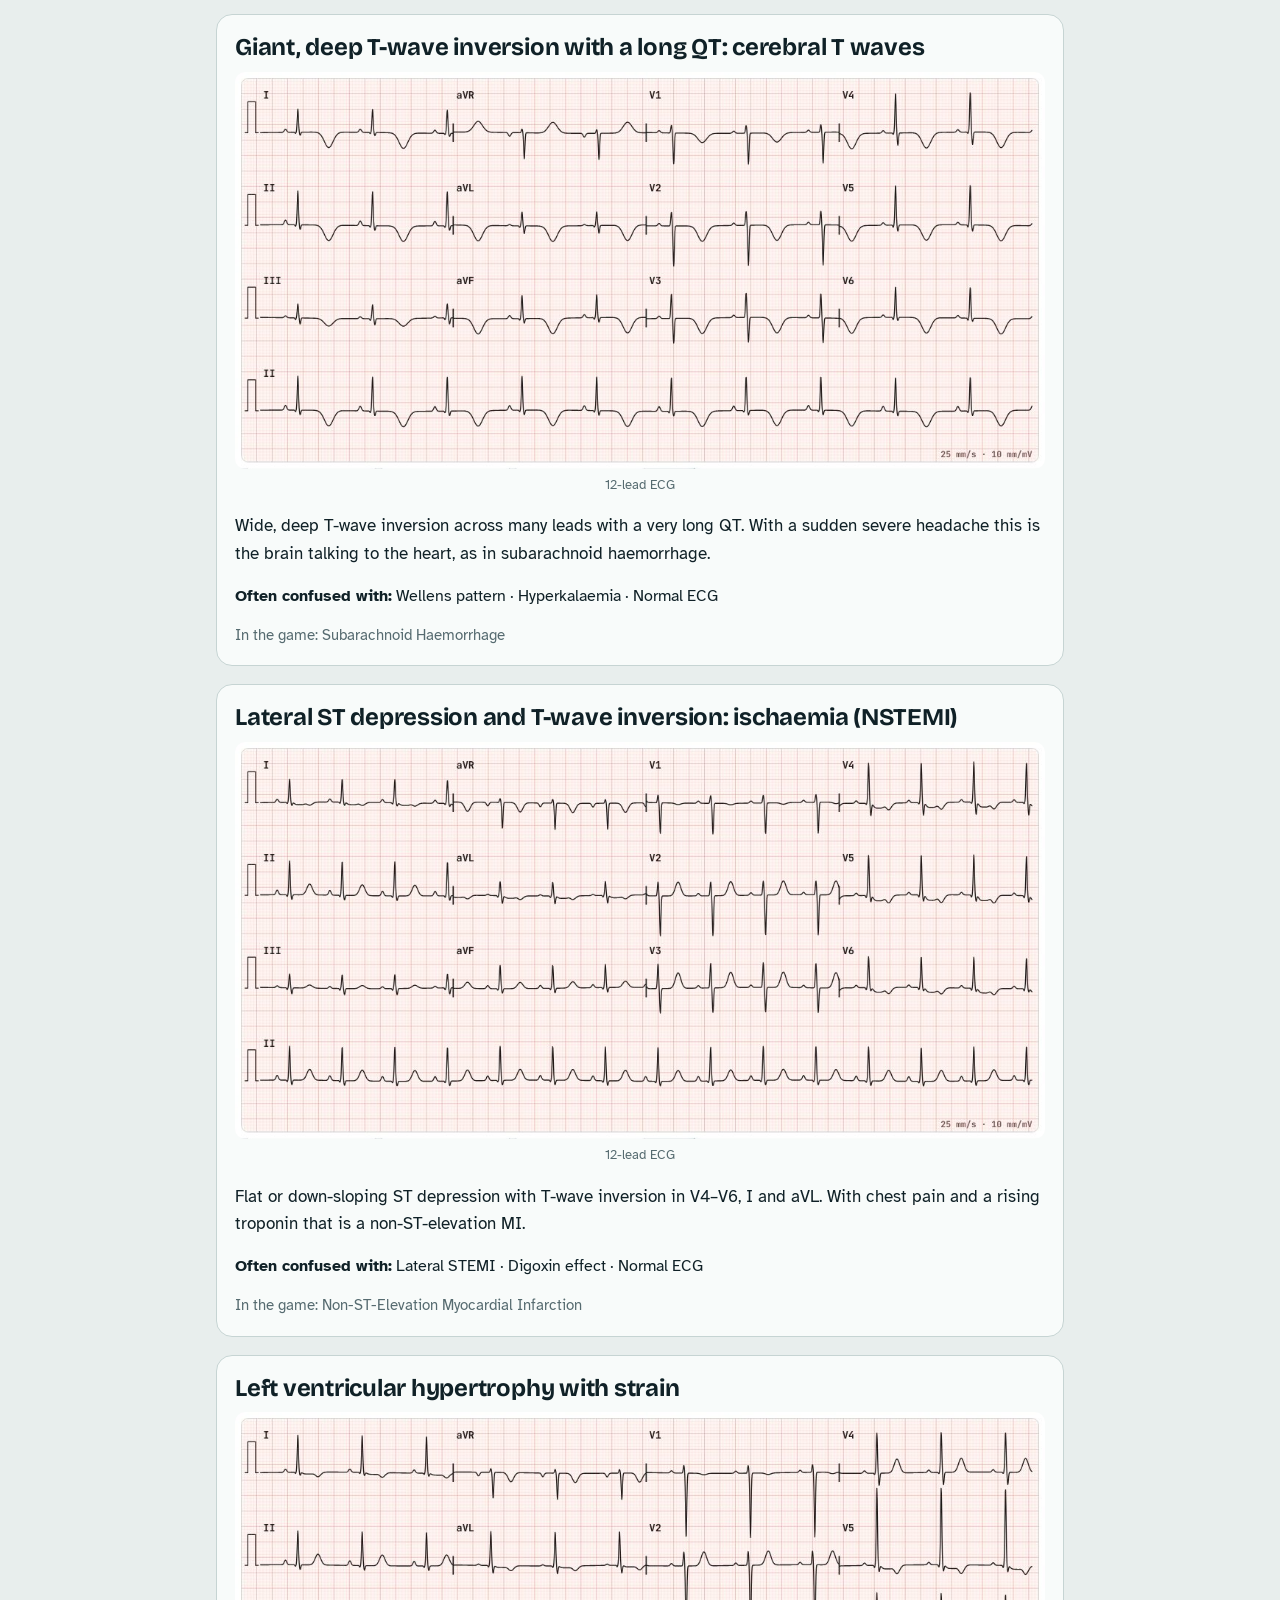
<file: articles/ecg-patterns.html>
<!doctype html>
<html lang="en">
<head>
<meta charset="utf-8">
<meta name="viewport" content="width=device-width,initial-scale=1">
<title>ECG patterns to know: 28 explained · Zebra Shift</title>
<meta name="description" content="12-lead ECG patterns every emergency clinician should recognise, from STEMI and hyperkalaemia to torsades and Wellens, each with what to look for and what it is often mistaken for.">
<link rel="canonical" href="https://playzebrashift.github.io/articles/ecg-patterns.html">
<meta property="og:type" content="article"><meta property="og:site_name" content="Zebra Shift">
<meta property="og:title" content="ECG patterns to know: 28 explained · Zebra Shift"><meta property="og:description" content="12-lead ECG patterns every emergency clinician should recognise, from STEMI and hyperkalaemia to torsades and Wellens, each with what to look for and what it is often mistaken for."><meta property="og:url" content="https://playzebrashift.github.io/articles/ecg-patterns.html">
<meta property="og:image" content="https://playzebrashift.github.io/articles/img/antstemi.jpg"><meta name="twitter:card" content="summary_large_image">
<meta name="theme-color" content="#1C6973">
<link rel="icon" href="../icons/favicon.svg" type="image/svg+xml">
<link rel="preconnect" href="https://fonts.googleapis.com"><link rel="preconnect" href="https://fonts.gstatic.com" crossorigin>
<link rel="stylesheet" href="https://fonts.googleapis.com/css2?family=Atkinson+Hyperlegible:ital,wght@0,400;0,700;1,400&family=Bricolage+Grotesque:opsz,wght@12..96,700;12..96,800&display=swap">
<link rel="stylesheet" href="articles.css">
<script type="application/ld+json">{"@context":"https://schema.org","@type":"Article","headline":"ECG patterns to know","description":"12-lead ECG patterns every emergency clinician should recognise, from STEMI and hyperkalaemia to torsades and Wellens, each with what to look for and what it is often mistaken for.","dateModified":"2026-10-29","image":"https://playzebrashift.github.io/articles/img/antstemi.jpg","publisher":{"@type":"Organization","name":"Zebra Shift"},"mainEntityOfPage":"https://playzebrashift.github.io/articles/ecg-patterns.html"}</script>
</head>
<body>
<header class="top"><a class="brand" href="../"><img src="../icons/favicon.svg" alt="" width="28" height="28">Zebra Shift</a><nav><a href="./">Articles</a><a class="play" href="../#hunt">Play today's hunt</a></nav></header>
<main><article>
<p class="kicker">Zebra Shift guide · 28 pictures</p>
<h1>ECG patterns to know</h1>
<p class="lede">Each tracing below is a full 12-lead layout at 25 mm/s and 10 mm/mV, with a long rhythm strip of lead II underneath. Find the pattern first, then check what it is most often confused with.</p>
<p class="lede">Read the rhythm and rate, then the intervals, then the ST segments and T waves, lead by lead. Most of the patterns here are one clear finding against an otherwise ordinary ECG.</p>
<nav class="toc" aria-label="In this guide"><ol><li><a href="#anterior-st-elevation-in-v1-v4-anterior-stemi">Anterior ST elevation in V1–V4: anterior STEMI</a></li><li><a href="#tall-peaked-t-waves-wide-qrs-flat-p-waves-hyperkalaemia">Tall peaked T waves, wide QRS, flat P waves: hyperkalaemia</a></li><li><a href="#widespread-concave-st-elevation-with-pr-depression-pericardi">Widespread concave ST elevation with PR depression: pericarditis</a></li><li><a href="#coved-st-elevation-in-v1-v2-with-t-inversion-brugada-type-1">Coved ST elevation in V1–V2 with T inversion: Brugada type 1</a></li><li><a href="#deep-symmetrical-t-inversion-in-v2-v3-wellens-type-b-critica">Deep symmetrical T inversion in V2–V3: Wellens type B (critical LAD)</a></li><li><a href="#biphasic-t-waves-in-v2-v3-wellens-type-a-critical-lad">Biphasic T waves in V2–V3: Wellens type A (critical LAD)</a></li><li><a href="#irregularly-irregular-with-no-p-waves-af-with-a-fast-rate">Irregularly irregular with no P waves: AF with a fast rate</a></li><li><a href="#sinus-tachycardia-s1q3t3-right-heart-strain-think-pe">Sinus tachycardia, S1Q3T3, right heart strain: think PE</a></li><li><a href="#slow-af-with-scooped-reverse-tick-st-depression-digoxin-effe">Slow AF with scooped &quot;reverse tick&quot; ST depression: digoxin effect</a></li><li><a href="#bradycardia-with-j-osborn-waves-hypothermia">Bradycardia with J (Osborn) waves: hypothermia</a></li><li><a href="#complete-heart-block-p-waves-and-qrs-complexes-dissociated">Complete heart block: P waves and QRS complexes dissociated</a></li><li><a href="#atrial-flutter-with-2-1-block-sawtooth-waves-at-300-a-minute">Atrial flutter with 2:1 block: sawtooth waves at 300 a minute</a></li><li><a href="#atrial-flutter-with-4-1-block-a-clear-sawtooth-baseline">Atrial flutter with 4:1 block: a clear sawtooth baseline</a></li><li><a href="#sine-wave-pattern-severe-hyperkalaemia-peri-arrest">Sine-wave pattern: severe hyperkalaemia, peri-arrest</a></li><li><a href="#regular-narrow-complex-tachycardia-with-no-visible-p-waves-s">Regular narrow-complex tachycardia with no visible P waves: SVT (AVNRT)</a></li><li><a href="#broad-complex-tachycardia-with-av-dissociation-ventricular-t">Broad-complex tachycardia with AV dissociation: ventricular tachycardia</a></li><li><a href="#sinus-tachycardia-broad-qrs-and-a-tall-terminal-r-in-avr-sod">Sinus tachycardia, broad QRS and a tall terminal R in aVR: sodium-channel blockade</a></li><li><a href="#long-qt-then-polymorphic-vt-twisting-around-the-baseline-tor">Long QT, then polymorphic VT twisting around the baseline: torsades de pointes</a></li><li><a href="#second-degree-av-block-mobitz-i-wenckebach">Second-degree AV block, Mobitz I (Wenckebach)</a></li><li><a href="#first-degree-av-block-pr-interval-over-200-ms">First-degree AV block: PR interval over 200 ms</a></li><li><a href="#giant-deep-t-wave-inversion-with-a-long-qt-cerebral-t-waves">Giant, deep T-wave inversion with a long QT: cerebral T waves</a></li><li><a href="#lateral-st-depression-and-t-wave-inversion-ischaemia-nstemi">Lateral ST depression and T-wave inversion: ischaemia (NSTEMI)</a></li><li><a href="#left-ventricular-hypertrophy-with-strain">Left ventricular hypertrophy with strain</a></li><li><a href="#very-large-voltages-with-deep-t-wave-inversion-hypertrophic-">Very large voltages with deep T-wave inversion: hypertrophic cardiomyopathy</a></li><li><a href="#right-axis-deviation-with-right-ventricular-strain">Right axis deviation with right ventricular strain</a></li><li><a href="#flat-t-waves-and-prominent-u-waves-hypokalaemia">Flat T waves and prominent U waves: hypokalaemia</a></li><li><a href="#short-qt-interval-hypercalcaemia">Short QT interval: hypercalcaemia</a></li><li><a href="#low-voltage-with-electrical-alternans-think-tamponade">Low voltage with electrical alternans: think tamponade</a></li></ol></nav>
<section class="item ecg" id="anterior-st-elevation-in-v1-v4-anterior-stemi">
<h2>Anterior ST elevation in V1–V4: anterior STEMI</h2>
<figure><img src="img/antstemi.jpg" alt="12-lead ECG: Anterior ST elevation in V1–V4: anterior STEMI" width="1100" height="539" loading="lazy" decoding="async"><figcaption>12-lead ECG</figcaption></figure>
<p>ST elevation across V1–V4 with reciprocal inferior depression is an anterior STEMI, usually the LAD. Call the cath lab.</p>
<p class="conf"><b>Often confused with:</b> Inferior ST elevation: inferior STEMI · Widespread saddle-shaped ST elevation: pericarditis · Normal ECG</p>
<p class="seen">In the game: ST-Elevation Myocardial Infarction</p>
</section>
<section class="item ecg" id="tall-peaked-t-waves-wide-qrs-flat-p-waves-hyperkalaemia">
<h2>Tall peaked T waves, wide QRS, flat P waves: hyperkalaemia</h2>
<figure><img src="img/hyperk.jpg" alt="12-lead ECG: Tall peaked T waves, wide QRS, flat P waves: hyperkalaemia" width="1100" height="539" loading="lazy" decoding="async"><figcaption>12-lead ECG</figcaption></figure>
<p>Narrow, tented T waves in many leads with a broadening QRS and fading P waves is hyperkalaemia until proven otherwise. Give IV calcium now.</p>
<p class="conf"><b>Often confused with:</b> Hyperacute T waves of an anterior STEMI · Hypokalaemia with U waves · Benign early repolarisation</p>
<p class="seen">In the game: Hyperkalaemia, Crush Syndrome</p>
</section>
<section class="item ecg" id="widespread-concave-st-elevation-with-pr-depression-pericardi">
<h2>Widespread concave ST elevation with PR depression: pericarditis</h2>
<figure><img src="img/pericarditis.jpg" alt="12-lead ECG: Widespread concave ST elevation with PR depression: pericarditis" width="1100" height="539" loading="lazy" decoding="async"><figcaption>12-lead ECG</figcaption></figure>
<p>Saddle-shaped ST elevation in most leads, PR depression, and the opposite (ST depression, PR elevation) in aVR. It does not follow one coronary territory.</p>
<p class="conf"><b>Often confused with:</b> Anterior STEMI · Brugada pattern · Wellens pattern</p>
<p class="seen">In the game: Acute Pericarditis</p>
</section>
<section class="item ecg" id="coved-st-elevation-in-v1-v2-with-t-inversion-brugada-type-1">
<h2>Coved ST elevation in V1–V2 with T inversion: Brugada type 1</h2>
<figure><img src="img/brugada.jpg" alt="12-lead ECG: Coved ST elevation in V1–V2 with T inversion: Brugada type 1" width="1100" height="539" loading="lazy" decoding="async"><figcaption>12-lead ECG</figcaption></figure>
<p>A coved ST segment of 2 mm or more that slopes down into an inverted T wave in V1–V2 is the type 1 Brugada pattern: a risk of sudden death.</p>
<p class="conf"><b>Often confused with:</b> Right bundle branch block only · Anterior STEMI · Wellens pattern</p>
<p class="seen">In the game: Brugada Syndrome</p>
</section>
<section class="item ecg" id="deep-symmetrical-t-inversion-in-v2-v3-wellens-type-b-critica">
<h2>Deep symmetrical T inversion in V2–V3: Wellens type B (critical LAD)</h2>
<figure><img src="img/wellens.jpg" alt="12-lead ECG: Deep symmetrical T inversion in V2–V3: Wellens type B (critical LAD)" width="1100" height="539" loading="lazy" decoding="async"><figcaption>12-lead ECG</figcaption></figure>
<p>Deep, symmetrical T-wave inversion in V2–V3 in a pain-free patient is Wellens syndrome: a tight proximal LAD stenosis. Do not stress test.</p>
<p class="conf"><b>Often confused with:</b> Normal juvenile T waves · Posterior MI · Hypokalaemia</p>
<p class="seen">In the game: Wellens Syndrome</p>
</section>
<section class="item ecg" id="biphasic-t-waves-in-v2-v3-wellens-type-a-critical-lad">
<h2>Biphasic T waves in V2–V3: Wellens type A (critical LAD)</h2>
<figure><img src="img/wellensA.jpg" alt="12-lead ECG: Biphasic T waves in V2–V3: Wellens type A (critical LAD)" width="1100" height="539" loading="lazy" decoding="async"><figcaption>12-lead ECG</figcaption></figure>
<p>T waves in V2–V3 that go up and then sharply down, in a patient whose chest pain has settled: the less common type A Wellens pattern. Like type B, it warns of a tight proximal LAD stenosis. Do not stress test.</p>
<p class="conf"><b>Often confused with:</b> Hyperacute T waves of an evolving STEMI · Hypokalaemia with U waves · Normal ECG</p>

</section>
<section class="item ecg" id="irregularly-irregular-with-no-p-waves-af-with-a-fast-rate">
<h2>Irregularly irregular with no P waves: AF with a fast rate</h2>
<figure><img src="img/af.jpg" alt="12-lead ECG: Irregularly irregular with no P waves: AF with a fast rate" width="1100" height="539" loading="lazy" decoding="async"><figcaption>12-lead ECG</figcaption></figure>
<p>No organised P waves, a wavy baseline and completely irregular R–R intervals: atrial fibrillation.</p>
<p class="conf"><b>Often confused with:</b> Sinus tachycardia · Atrial flutter with 2:1 block · AV nodal re-entry tachycardia</p>
<p class="seen">In the game: Atrial Fibrillation with Fast Ventricular Rate, Thyroid Storm</p>
</section>
<section class="item ecg" id="sinus-tachycardia-s1q3t3-right-heart-strain-think-pe">
<h2>Sinus tachycardia, S1Q3T3, right heart strain: think PE</h2>
<figure><img src="img/s1q3t3.jpg" alt="12-lead ECG: Sinus tachycardia, S1Q3T3, right heart strain: think PE" width="1100" height="539" loading="lazy" decoding="async"><figcaption>12-lead ECG</figcaption></figure>
<p>A deep S in I, a Q and inverted T in III, and T inversion in V1–V3 with a tachycardia suggest right heart strain. Sinus tachycardia is still the commonest PE finding.</p>
<p class="conf"><b>Often confused with:</b> Inferior STEMI · Left bundle branch block · Normal sinus rhythm</p>
<p class="seen">In the game: Pulmonary Embolism</p>
</section>
<section class="item ecg" id="slow-af-with-scooped-reverse-tick-st-depression-digoxin-effe">
<h2>Slow AF with scooped &quot;reverse tick&quot; ST depression: digoxin effect</h2>
<figure><img src="img/digoxin.jpg" alt="12-lead ECG: Slow AF with scooped &quot;reverse tick&quot; ST depression: digoxin effect" width="1100" height="539" loading="lazy" decoding="async"><figcaption>12-lead ECG</figcaption></figure>
<p>Sagging, scooped ST depression that rises into a small T wave (the reverse tick) with a slow ventricular rate fits digoxin. Toxicity is clinical plus the level and potassium.</p>
<p class="conf"><b>Often confused with:</b> Lateral STEMI · Hyperkalaemia · Complete heart block</p>
<p class="seen">In the game: Digoxin Toxicity</p>
</section>
<section class="item ecg" id="bradycardia-with-j-osborn-waves-hypothermia">
<h2>Bradycardia with J (Osborn) waves: hypothermia</h2>
<figure><img src="img/osborn.jpg" alt="12-lead ECG: Bradycardia with J (Osborn) waves: hypothermia" width="1100" height="539" loading="lazy" decoding="async"><figcaption>12-lead ECG</figcaption></figure>
<p>A positive hump at the J point after the QRS, a slow rate and shivering artefact: Osborn waves of hypothermia. They shrink as the patient warms.</p>
<p class="conf"><b>Often confused with:</b> Brugada pattern · Hyperkalaemia · Delta waves of WPW</p>
<p class="seen">In the game: Accidental Hypothermia</p>
</section>
<section class="item ecg" id="complete-heart-block-p-waves-and-qrs-complexes-dissociated">
<h2>Complete heart block: P waves and QRS complexes dissociated</h2>
<figure><img src="img/chb.jpg" alt="12-lead ECG: Complete heart block: P waves and QRS complexes dissociated" width="1100" height="539" loading="lazy" decoding="async"><figcaption>12-lead ECG</figcaption></figure>
<p>P waves march through at their own rate with no fixed relation to the slow, regular QRS complexes: third-degree (complete) heart block.</p>
<p class="conf"><b>Often confused with:</b> Mobitz I (Wenckebach) · Sinus bradycardia · Mobitz II</p>
<p class="seen">In the game: Lyme Carditis, Complete Heart Block</p>
</section>
<section class="item ecg" id="atrial-flutter-with-2-1-block-sawtooth-waves-at-300-a-minute">
<h2>Atrial flutter with 2:1 block: sawtooth waves at 300 a minute</h2>
<figure><img src="img/flutter.jpg" alt="12-lead ECG: Atrial flutter with 2:1 block: sawtooth waves at 300 a minute" width="1100" height="539" loading="lazy" decoding="async"><figcaption>12-lead ECG</figcaption></figure>
<p>Regular sawtooth flutter waves at 300 a minute, best seen in II, III and aVF, with every second one conducted: a ventricular rate of exactly 150. A regular rate of 150 should always make you look for flutter.</p>
<p class="conf"><b>Often confused with:</b> Atrial fibrillation · Sinus tachycardia · AV nodal re-entry tachycardia</p>
<p class="seen">In the game: Atrial Flutter</p>
</section>
<section class="item ecg" id="atrial-flutter-with-4-1-block-a-clear-sawtooth-baseline">
<h2>Atrial flutter with 4:1 block: a clear sawtooth baseline</h2>
<figure><img src="img/flutter4.jpg" alt="12-lead ECG: Atrial flutter with 4:1 block: a clear sawtooth baseline" width="1100" height="539" loading="lazy" decoding="async"><figcaption>12-lead ECG</figcaption></figure>
<p>With four flutter waves to every QRS, the baseline between complexes is pure sawtooth at 300 a minute, best seen in II, III, aVF and V1. The ventricular rate is a regular 75.</p>
<p class="conf"><b>Often confused with:</b> Atrial fibrillation with a slow rate · Sinus rhythm with artefact · Complete heart block</p>

</section>
<section class="item ecg" id="sine-wave-pattern-severe-hyperkalaemia-peri-arrest">
<h2>Sine-wave pattern: severe hyperkalaemia, peri-arrest</h2>
<figure><img src="img/sinewave.jpg" alt="12-lead ECG: Sine-wave pattern: severe hyperkalaemia, peri-arrest" width="1100" height="539" loading="lazy" decoding="async"><figcaption>12-lead ECG</figcaption></figure>
<p>The QRS has widened so far that it merges with the T wave into a smooth sine wave, with no P waves. This is the last rhythm before arrest in severe hyperkalaemia: give IV calcium now.</p>
<p class="conf"><b>Often confused with:</b> Ventricular tachycardia · Ventricular fibrillation · Hypothermia with Osborn waves</p>

</section>
<section class="item ecg" id="regular-narrow-complex-tachycardia-with-no-visible-p-waves-s">
<h2>Regular narrow-complex tachycardia with no visible P waves: SVT (AVNRT)</h2>
<figure><img src="img/svt.jpg" alt="12-lead ECG: Regular narrow-complex tachycardia with no visible P waves: SVT (AVNRT)" width="1100" height="539" loading="lazy" decoding="async"><figcaption>12-lead ECG</figcaption></figure>
<p>A fast, perfectly regular rhythm with narrow QRS complexes and no P waves before them: re-entry through the AV node. Try vagal manoeuvres, then adenosine.</p>
<p class="conf"><b>Often confused with:</b> Sinus tachycardia · Atrial fibrillation · Ventricular tachycardia</p>
<p class="seen">In the game: Supraventricular Tachycardia</p>
</section>
<section class="item ecg" id="broad-complex-tachycardia-with-av-dissociation-ventricular-t">
<h2>Broad-complex tachycardia with AV dissociation: ventricular tachycardia</h2>
<figure><img src="img/vt.jpg" alt="12-lead ECG: Broad-complex tachycardia with AV dissociation: ventricular tachycardia" width="1100" height="539" loading="lazy" decoding="async"><figcaption>12-lead ECG</figcaption></figure>
<p>Regular, very broad complexes at about 170 a minute, with P waves marching through at their own slower rate: AV dissociation proves the rhythm comes from the ventricle. Treat a broad, regular tachycardia as VT.</p>
<p class="conf"><b>Often confused with:</b> SVT with bundle branch block · Sinus tachycardia · Atrial flutter</p>
<p class="seen">In the game: Ventricular Tachycardia</p>
</section>
<section class="item ecg" id="sinus-tachycardia-broad-qrs-and-a-tall-terminal-r-in-avr-sod">
<h2>Sinus tachycardia, broad QRS and a tall terminal R in aVR: sodium-channel blockade</h2>
<figure><img src="img/tca.jpg" alt="12-lead ECG: Sinus tachycardia, broad QRS and a tall terminal R in aVR: sodium-channel blockade" width="1100" height="539" loading="lazy" decoding="async"><figcaption>12-lead ECG</figcaption></figure>
<p>A tachycardia with a QRS over 100 ms, a tall late R wave in aVR and a deep S in I: sodium channels are blocked, classically by a tricyclic. Give sodium bicarbonate.</p>
<p class="conf"><b>Often confused with:</b> Hyperkalaemia · Right bundle branch block only · Brugada pattern</p>
<p class="seen">In the game: Tricyclic Antidepressant Overdose</p>
</section>
<section class="item ecg" id="long-qt-then-polymorphic-vt-twisting-around-the-baseline-tor">
<h2>Long QT, then polymorphic VT twisting around the baseline: torsades de pointes</h2>
<figure><img src="img/tdp.jpg" alt="12-lead ECG: Long QT, then polymorphic VT twisting around the baseline: torsades de pointes" width="1100" height="539" loading="lazy" decoding="async"><figcaption>12-lead ECG</figcaption></figure>
<p>The first beats have a very long QT. Then broad complexes run at about 250 a minute, their height swelling and shrinking so they seem to twist around the line. Give IV magnesium.</p>
<p class="conf"><b>Often confused with:</b> Ventricular fibrillation · Monomorphic VT · Atrial fibrillation with bundle branch block</p>
<p class="seen">In the game: Torsades de Pointes</p>
</section>
<section class="item ecg" id="second-degree-av-block-mobitz-i-wenckebach">
<h2>Second-degree AV block, Mobitz I (Wenckebach)</h2>
<figure><img src="img/wenck.jpg" alt="12-lead ECG: Second-degree AV block, Mobitz I (Wenckebach)" width="1100" height="539" loading="lazy" decoding="async"><figcaption>12-lead ECG</figcaption></figure>
<p>The PR interval gets longer with each beat until a P wave is not followed by a QRS, then the cycle starts again. Usually at the AV node, often from vagal tone or drugs, and rarely dangerous on its own.</p>
<p class="conf"><b>Often confused with:</b> Mobitz II block · Complete heart block · Sinus arrhythmia</p>
<p class="seen">In the game: Grayanotoxin (Mad Honey) Poisoning</p>
</section>
<section class="item ecg" id="first-degree-av-block-pr-interval-over-200-ms">
<h2>First-degree AV block: PR interval over 200 ms</h2>
<figure><img src="img/firstdeg.jpg" alt="12-lead ECG: First-degree AV block: PR interval over 200 ms" width="1100" height="539" loading="lazy" decoding="async"><figcaption>12-lead ECG</figcaption></figure>
<p>Every P wave is conducted, but each one sits far from its QRS: a fixed PR interval of about 340 ms. Look for the cause: carditis, drugs that slow the AV node, or high vagal tone.</p>
<p class="conf"><b>Often confused with:</b> Mobitz I (Wenckebach) · Complete heart block · Normal sinus rhythm</p>
<p class="seen">In the game: Acute Rheumatic Fever, Diphtheria</p>
</section>
<section class="item ecg" id="giant-deep-t-wave-inversion-with-a-long-qt-cerebral-t-waves">
<h2>Giant, deep T-wave inversion with a long QT: cerebral T waves</h2>
<figure><img src="img/cerebralt.jpg" alt="12-lead ECG: Giant, deep T-wave inversion with a long QT: cerebral T waves" width="1100" height="539" loading="lazy" decoding="async"><figcaption>12-lead ECG</figcaption></figure>
<p>Wide, deep T-wave inversion across many leads with a very long QT. With a sudden severe headache this is the brain talking to the heart, as in subarachnoid haemorrhage.</p>
<p class="conf"><b>Often confused with:</b> Wellens pattern · Hyperkalaemia · Normal ECG</p>
<p class="seen">In the game: Subarachnoid Haemorrhage</p>
</section>
<section class="item ecg" id="lateral-st-depression-and-t-wave-inversion-ischaemia-nstemi">
<h2>Lateral ST depression and T-wave inversion: ischaemia (NSTEMI)</h2>
<figure><img src="img/nstemi.jpg" alt="12-lead ECG: Lateral ST depression and T-wave inversion: ischaemia (NSTEMI)" width="1100" height="539" loading="lazy" decoding="async"><figcaption>12-lead ECG</figcaption></figure>
<p>Flat or down-sloping ST depression with T-wave inversion in V4–V6, I and aVL. With chest pain and a rising troponin that is a non-ST-elevation MI.</p>
<p class="conf"><b>Often confused with:</b> Lateral STEMI · Digoxin effect · Normal ECG</p>
<p class="seen">In the game: Non-ST-Elevation Myocardial Infarction</p>
</section>
<section class="item ecg" id="left-ventricular-hypertrophy-with-strain">
<h2>Left ventricular hypertrophy with strain</h2>
<figure><img src="img/lvh.jpg" alt="12-lead ECG: Left ventricular hypertrophy with strain" width="1100" height="539" loading="lazy" decoding="async"><figcaption>12-lead ECG</figcaption></figure>
<p>Huge voltages (a deep S in V1–V2 and a tall R in V5–V6) with asymmetrical ST depression and T inversion in the lateral leads: a thick, pressure-loaded left ventricle, as in aortic stenosis or long-standing high blood pressure.</p>
<p class="conf"><b>Often confused with:</b> Lateral STEMI · Left bundle branch block · Normal ECG</p>
<p class="seen">In the game: Severe Aortic Stenosis</p>
</section>
<section class="item ecg" id="very-large-voltages-with-deep-t-wave-inversion-hypertrophic-">
<h2>Very large voltages with deep T-wave inversion: hypertrophic cardiomyopathy</h2>
<figure><img src="img/hcm.jpg" alt="12-lead ECG: Very large voltages with deep T-wave inversion: hypertrophic cardiomyopathy" width="1100" height="539" loading="lazy" decoding="async"><figcaption>12-lead ECG</figcaption></figure>
<p>Massive QRS voltages with deep, symmetrical T-wave inversion across the chest leads in a young person who fainted on exertion: think hypertrophic cardiomyopathy and get an echo.</p>
<p class="conf"><b>Often confused with:</b> Anterior STEMI · Wellens pattern · Normal athlete's ECG</p>
<p class="seen">In the game: Hypertrophic Cardiomyopathy</p>
</section>
<section class="item ecg" id="right-axis-deviation-with-right-ventricular-strain">
<h2>Right axis deviation with right ventricular strain</h2>
<figure><img src="img/rvstrain.jpg" alt="12-lead ECG: Right axis deviation with right ventricular strain" width="1100" height="539" loading="lazy" decoding="async"><figcaption>12-lead ECG</figcaption></figure>
<p>A dominant R wave in V1, a deep S in I with a tall R in III (right axis), and T inversion over the right chest leads: the right ventricle is thick and pressure-loaded.</p>
<p class="conf"><b>Often confused with:</b> Left ventricular hypertrophy · Anterior STEMI · Normal ECG</p>
<p class="seen">In the game: Pulmonary Arterial Hypertension Crisis</p>
</section>
<section class="item ecg" id="flat-t-waves-and-prominent-u-waves-hypokalaemia">
<h2>Flat T waves and prominent U waves: hypokalaemia</h2>
<figure><img src="img/hypok.jpg" alt="12-lead ECG: Flat T waves and prominent U waves: hypokalaemia" width="1100" height="539" loading="lazy" decoding="async"><figcaption>12-lead ECG</figcaption></figure>
<p>Small, flat T waves with a separate rounded U wave after them, best seen in V2–V3, and slight ST depression: a very low potassium.</p>
<p class="conf"><b>Often confused with:</b> Hyperkalaemia · Long QT from drugs · Normal ECG</p>
<p class="seen">In the game: Thyrotoxic Periodic Paralysis</p>
</section>
<section class="item ecg" id="short-qt-interval-hypercalcaemia">
<h2>Short QT interval: hypercalcaemia</h2>
<figure><img src="img/shortqt.jpg" alt="12-lead ECG: Short QT interval: hypercalcaemia" width="1100" height="539" loading="lazy" decoding="async"><figcaption>12-lead ECG</figcaption></figure>
<p>The T wave follows the QRS almost at once, with hardly any ST segment, so the QT is short. With confusion, thirst and constipation, check the calcium.</p>
<p class="conf"><b>Often confused with:</b> Long QT: hypocalcaemia · Hyperkalaemia · Normal ECG</p>
<p class="seen">In the game: Hypercalcaemia of Malignancy</p>
</section>
<section class="item ecg" id="low-voltage-with-electrical-alternans-think-tamponade">
<h2>Low voltage with electrical alternans: think tamponade</h2>
<figure><img src="img/alternans.jpg" alt="12-lead ECG: Low voltage with electrical alternans: think tamponade" width="1100" height="539" loading="lazy" decoding="async"><figcaption>12-lead ECG</figcaption></figure>
<p>Small complexes whose height alternates beat to beat, with a tachycardia: the heart is swinging in a large effusion.</p>
<p class="conf"><b>Often confused with:</b> Atrial fibrillation · Pericarditis without effusion · Normal ECG with lead artefact</p>
<p class="seen">In the game: Cardiac Tamponade</p>
</section>
<aside class="cta"><h2>Practise them for real</h2><p>Every picture here also turns up during shifts in Zebra Shift, an ER game for clinicians and the curious. Read them in the Reading room, or try today's seven-patient Zebra Hunt.</p>
<p><a class="btn" href="../#reads">Open the Reading room</a> <a class="btn alt" href="../#hunt">Play today's hunt</a></p></aside>
</article></main>
<footer><p><b>For education and entertainment only.</b> Not medical advice, and no substitute for clinical judgement or local guidelines. The pictures are drawn by the game for teaching, not taken from patients.</p>
<p><a href="../">Play Zebra Shift</a> · <a href="./">All articles</a> · <a href="../privacy.html">Privacy</a></p></footer>
</body>
</html>
</file>
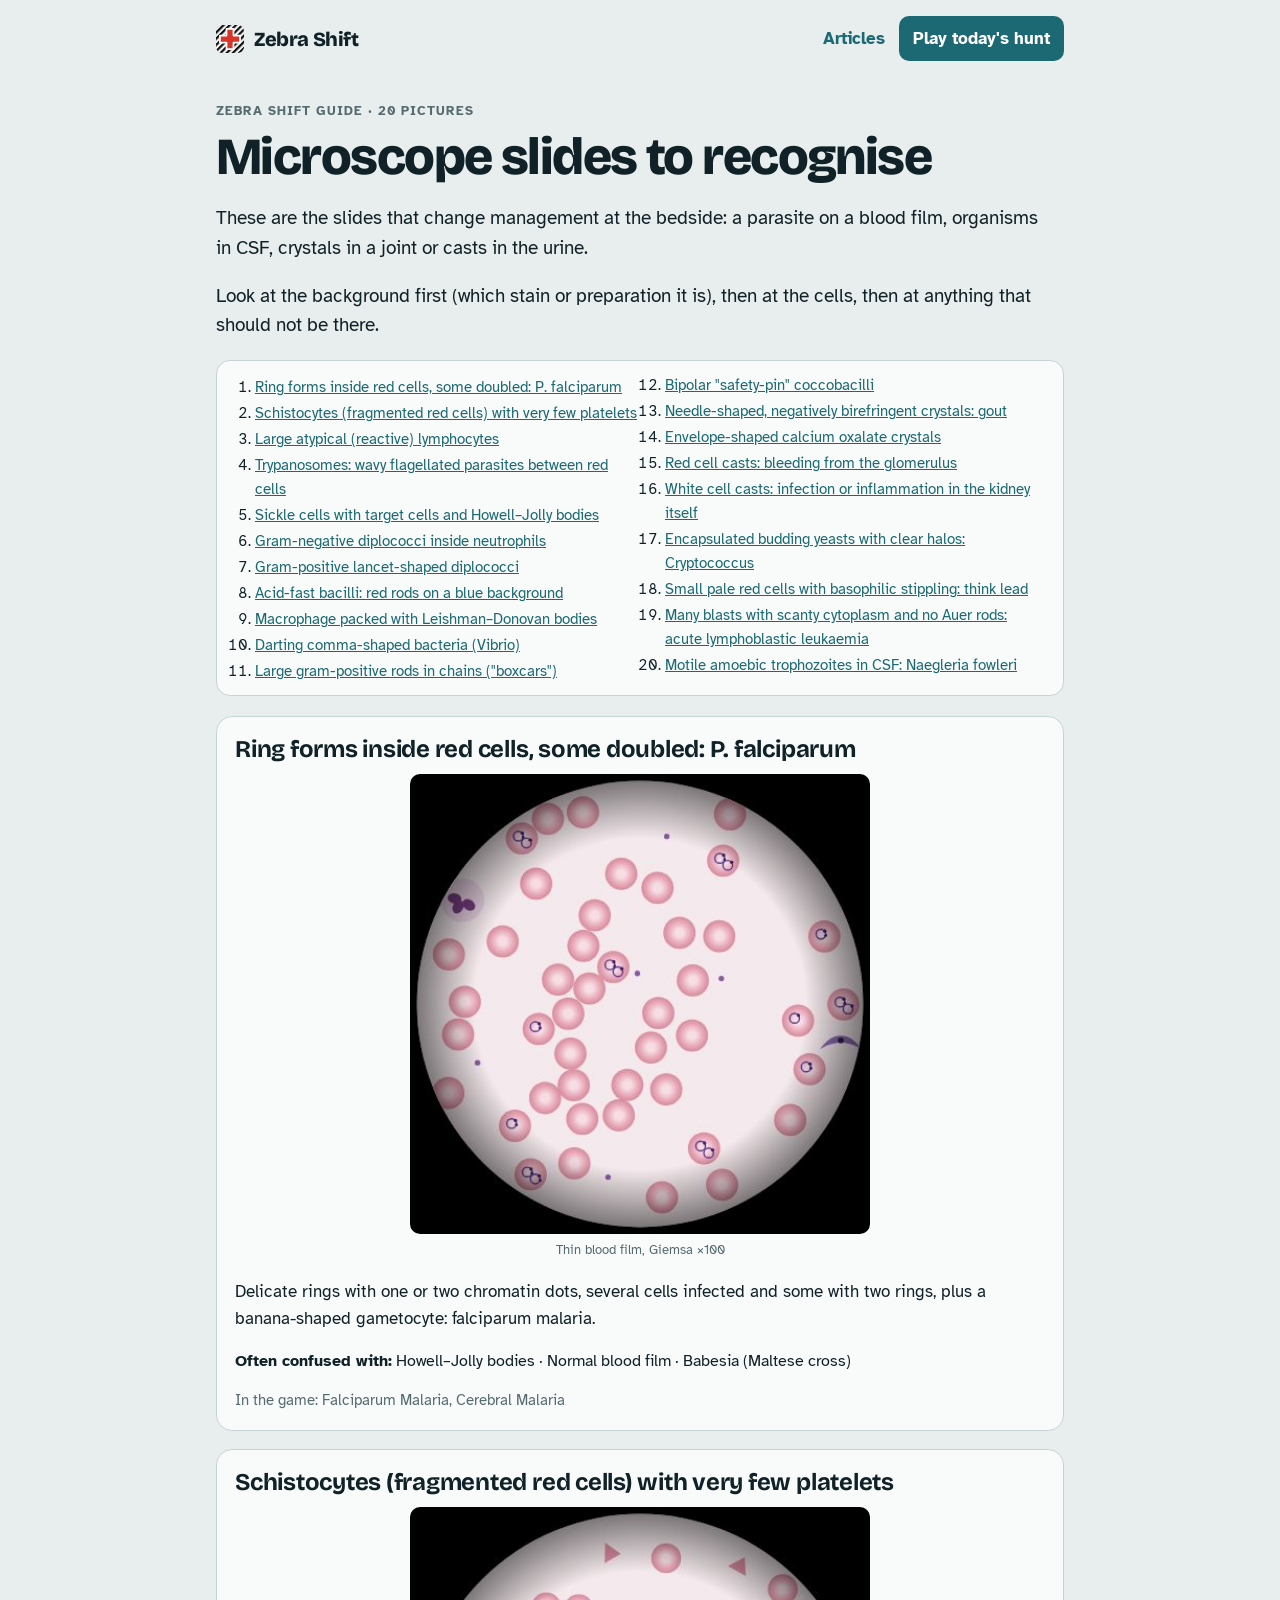
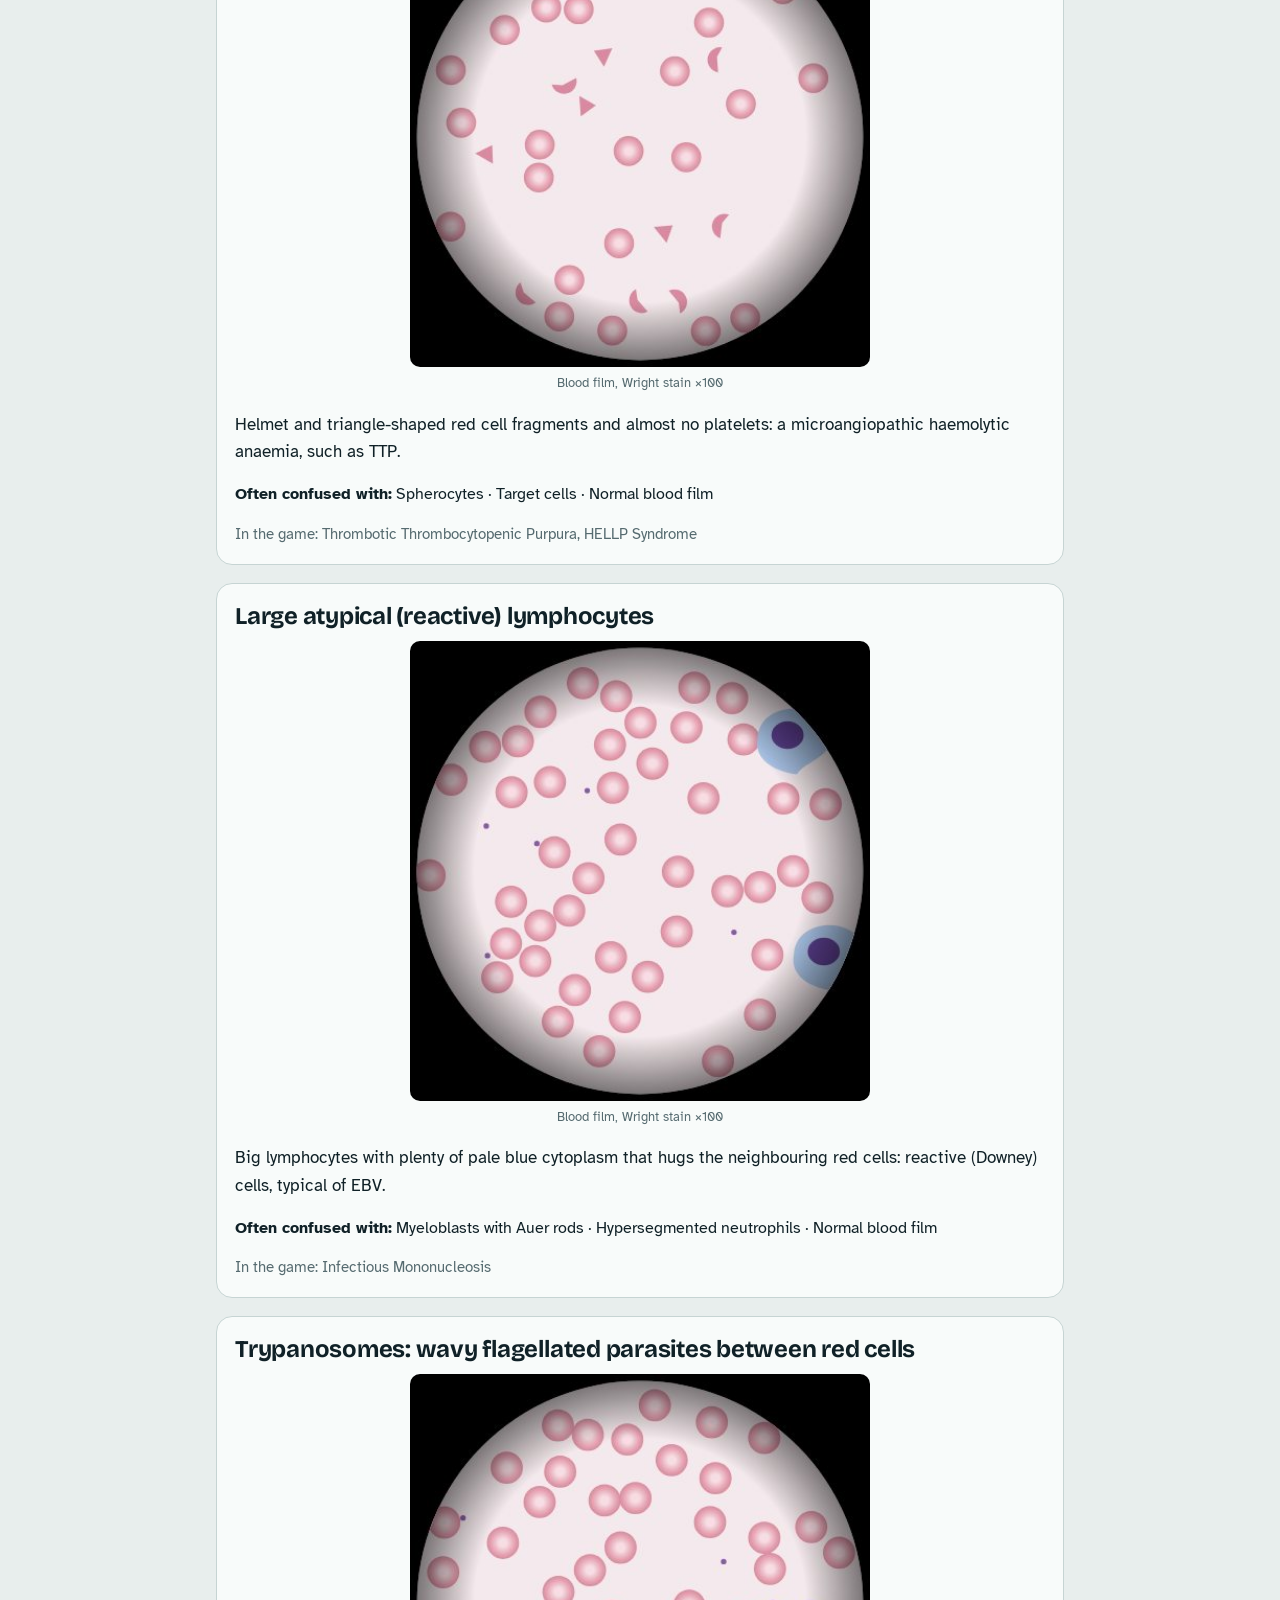
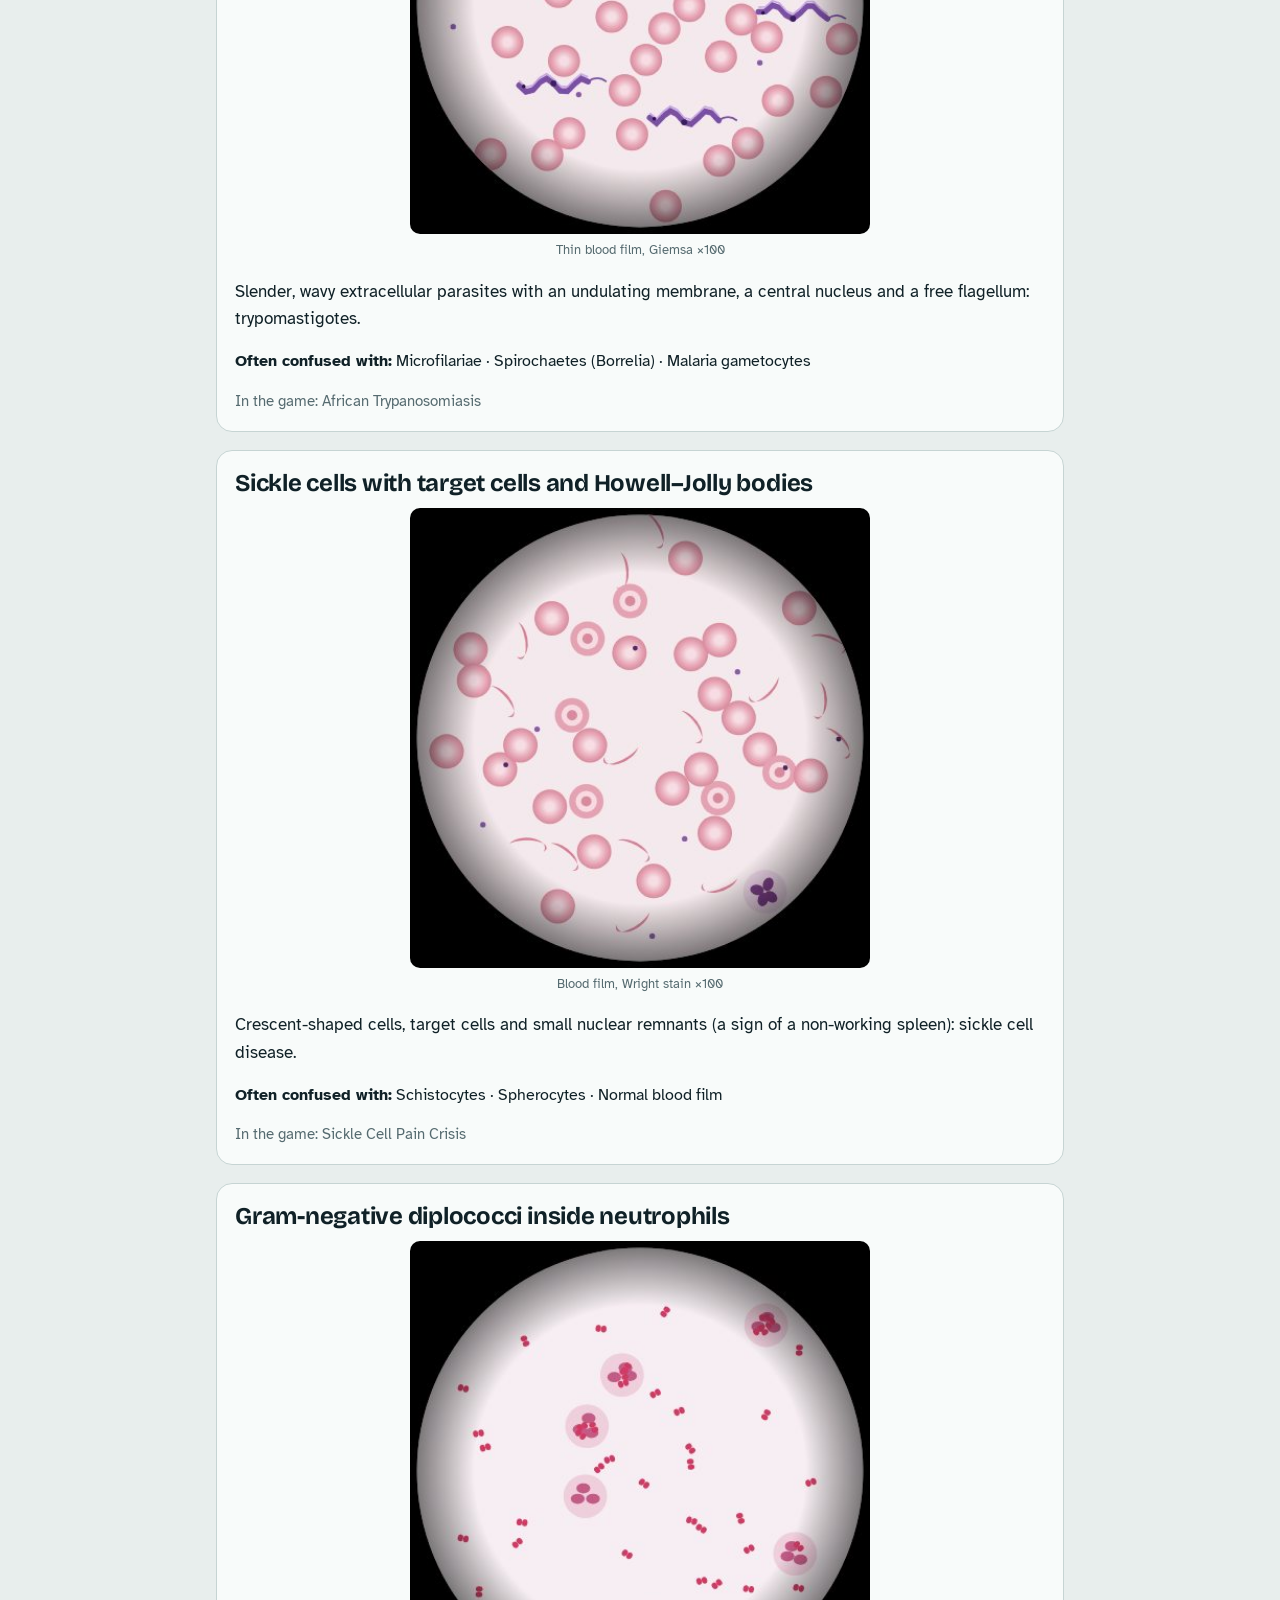
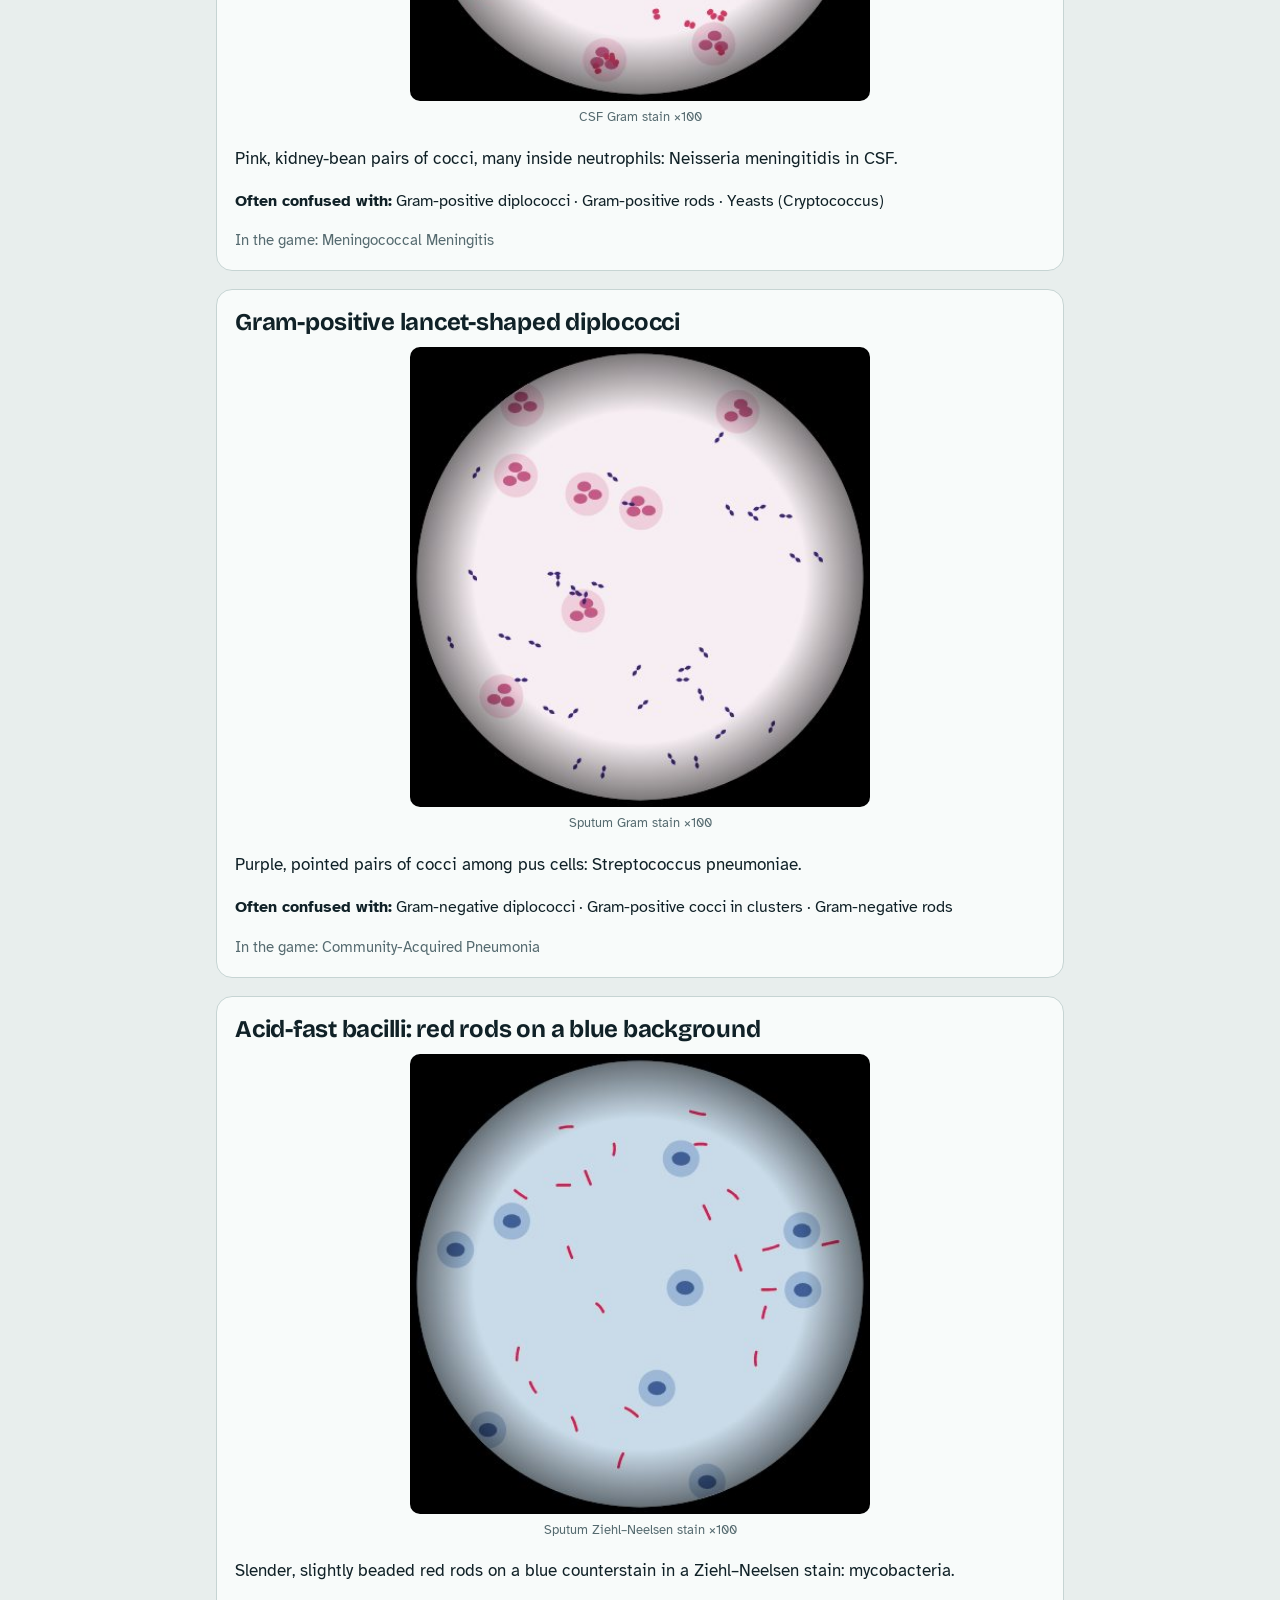
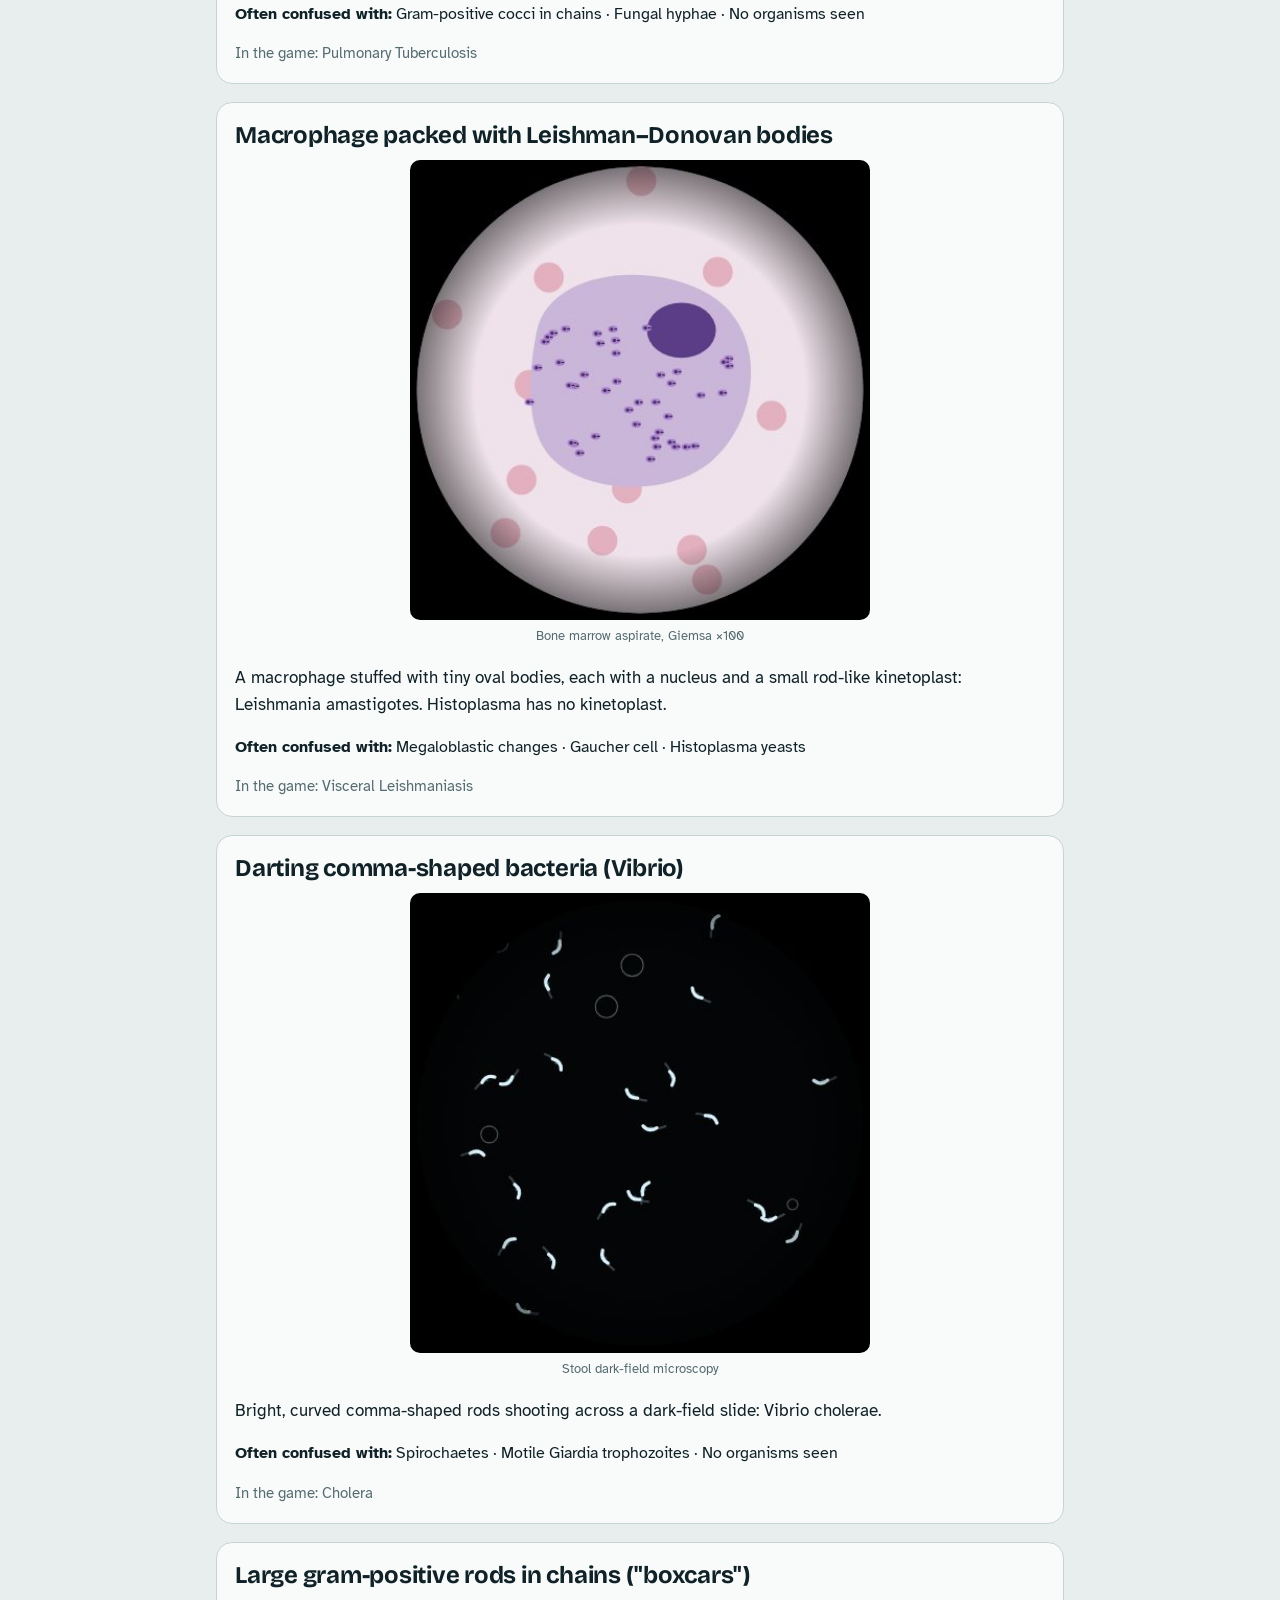
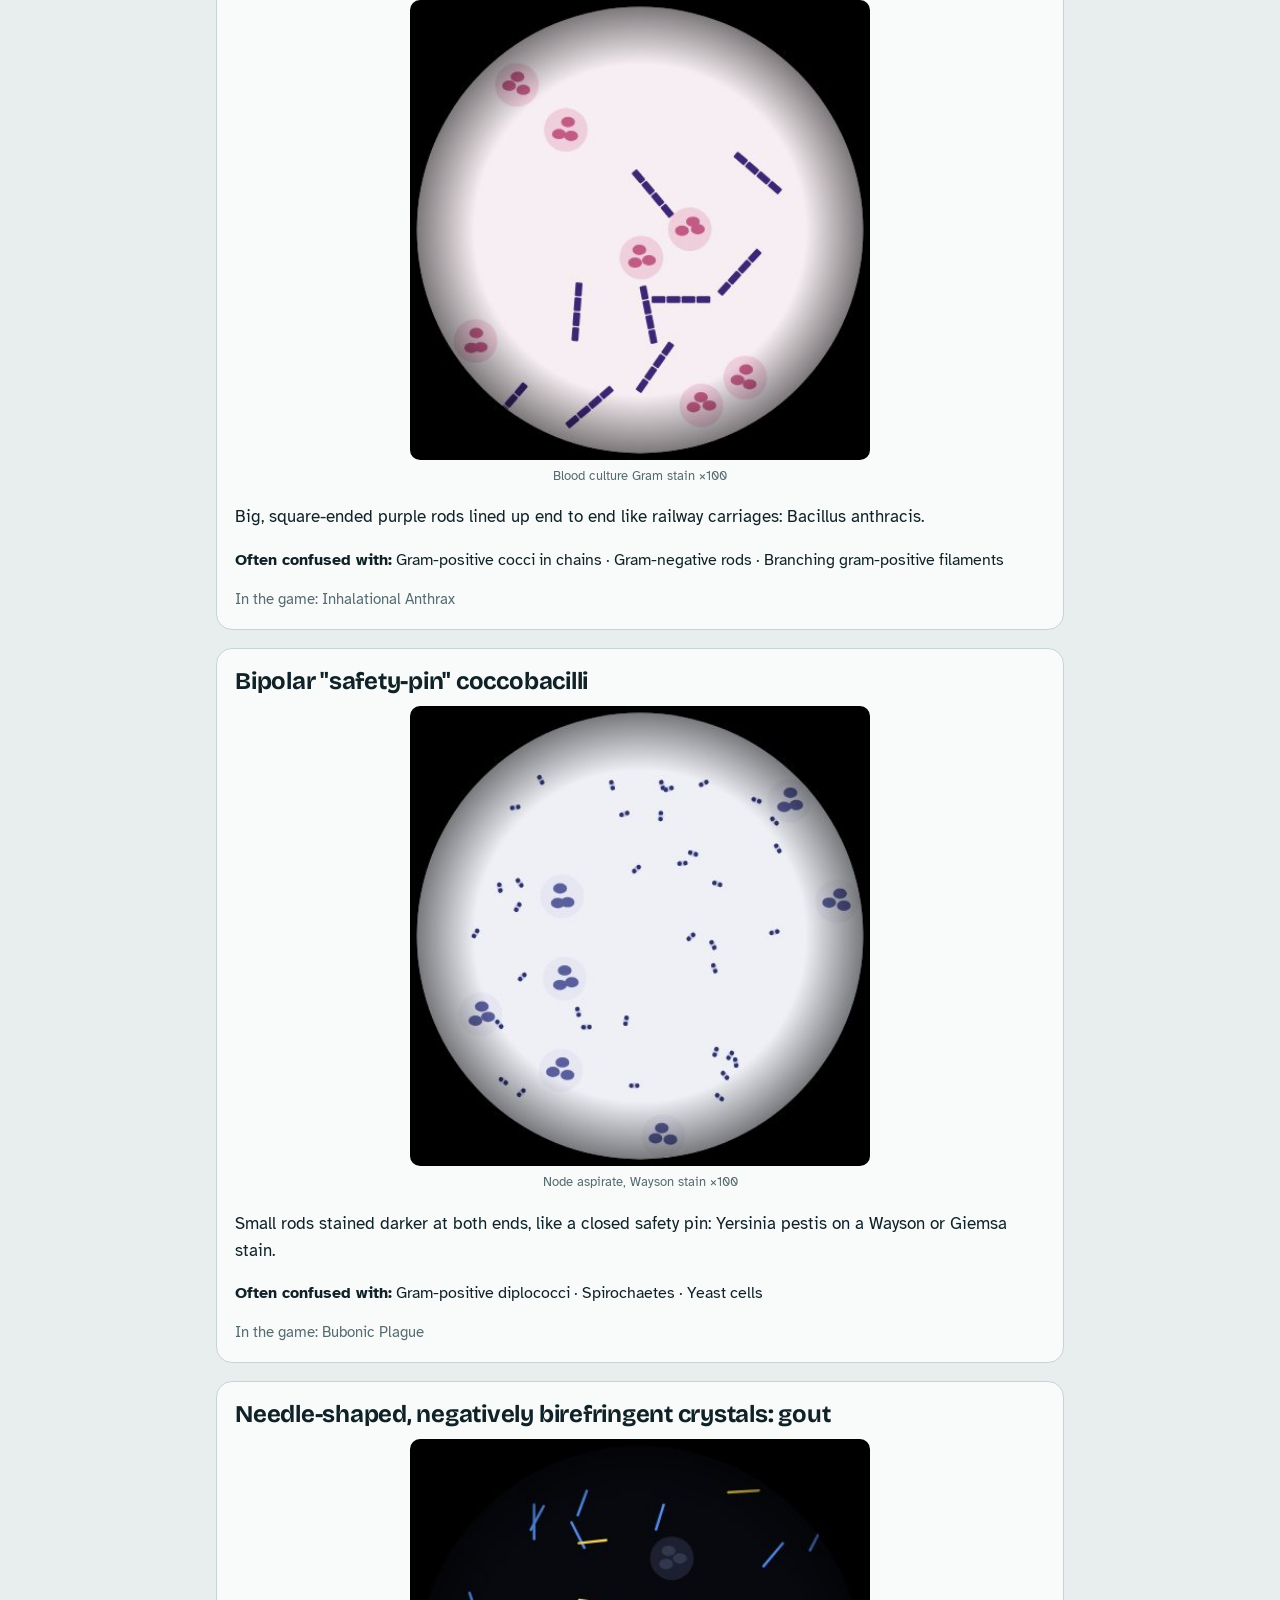
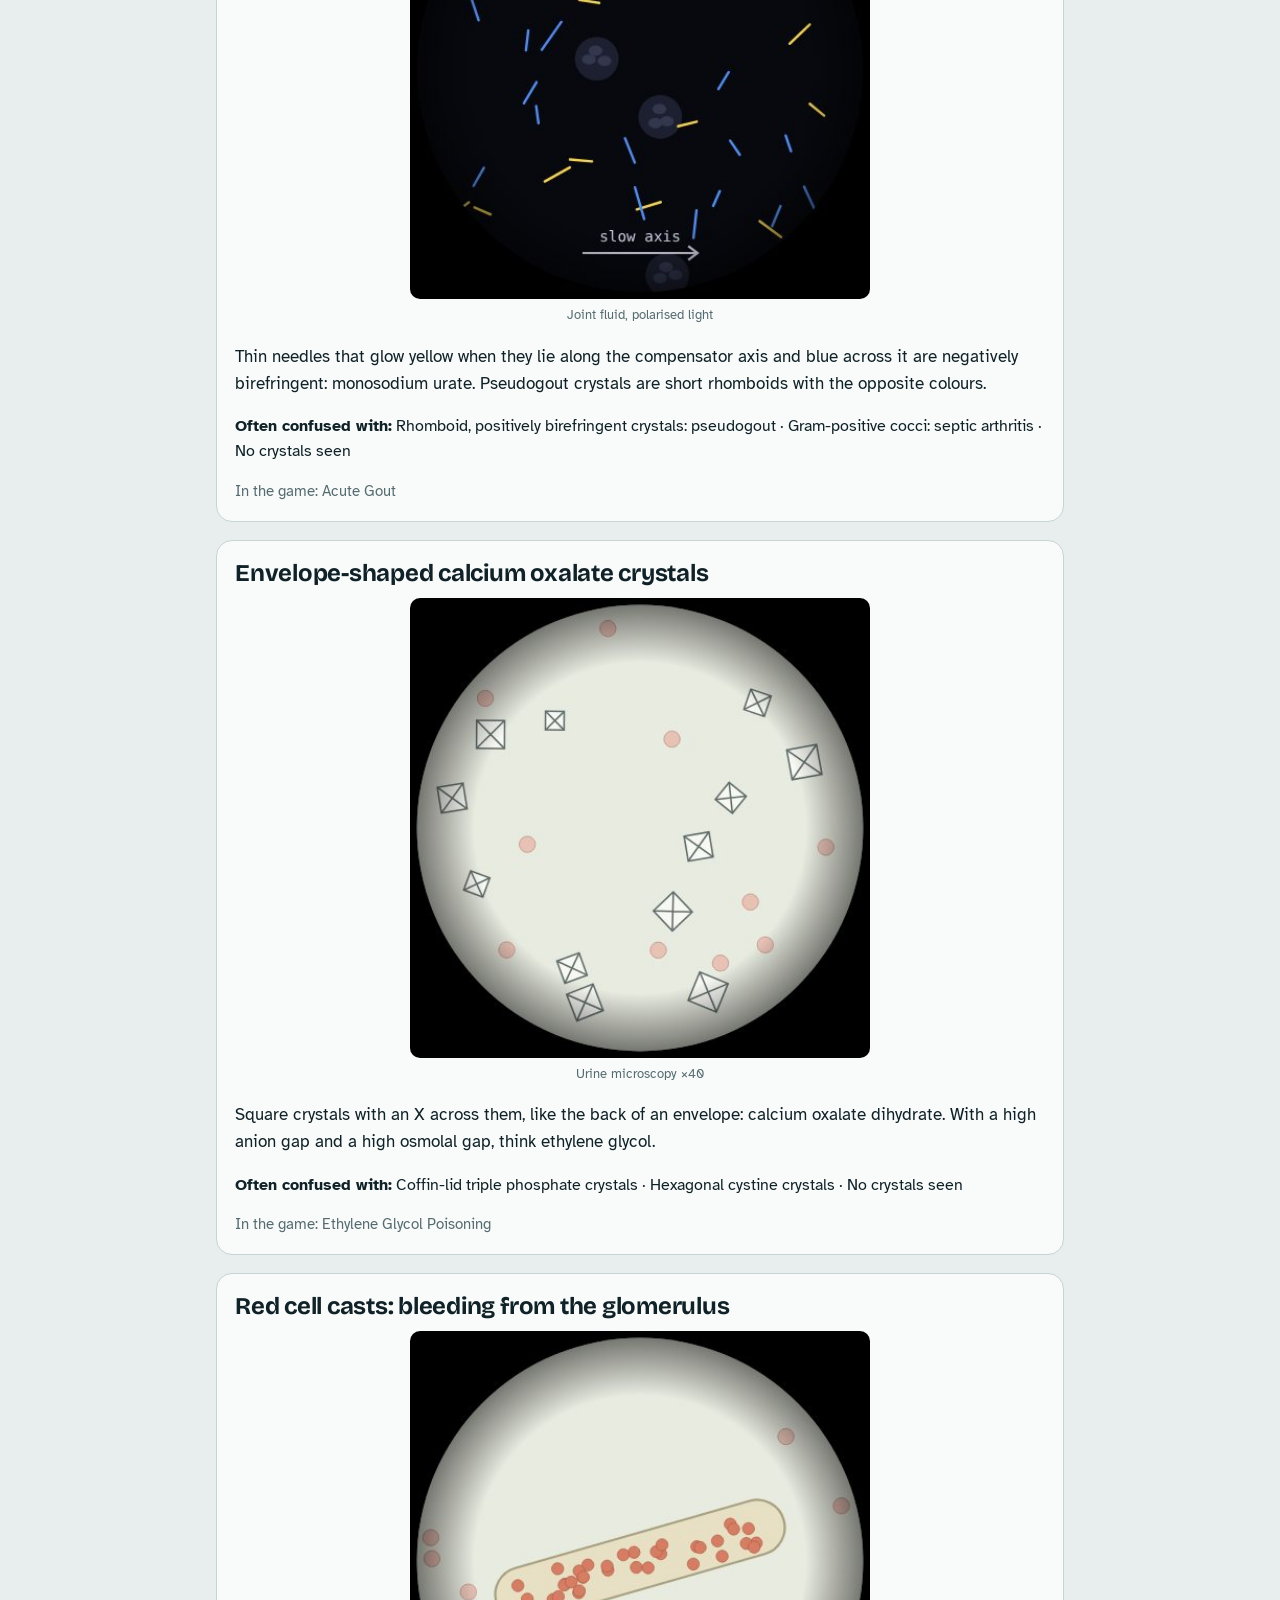
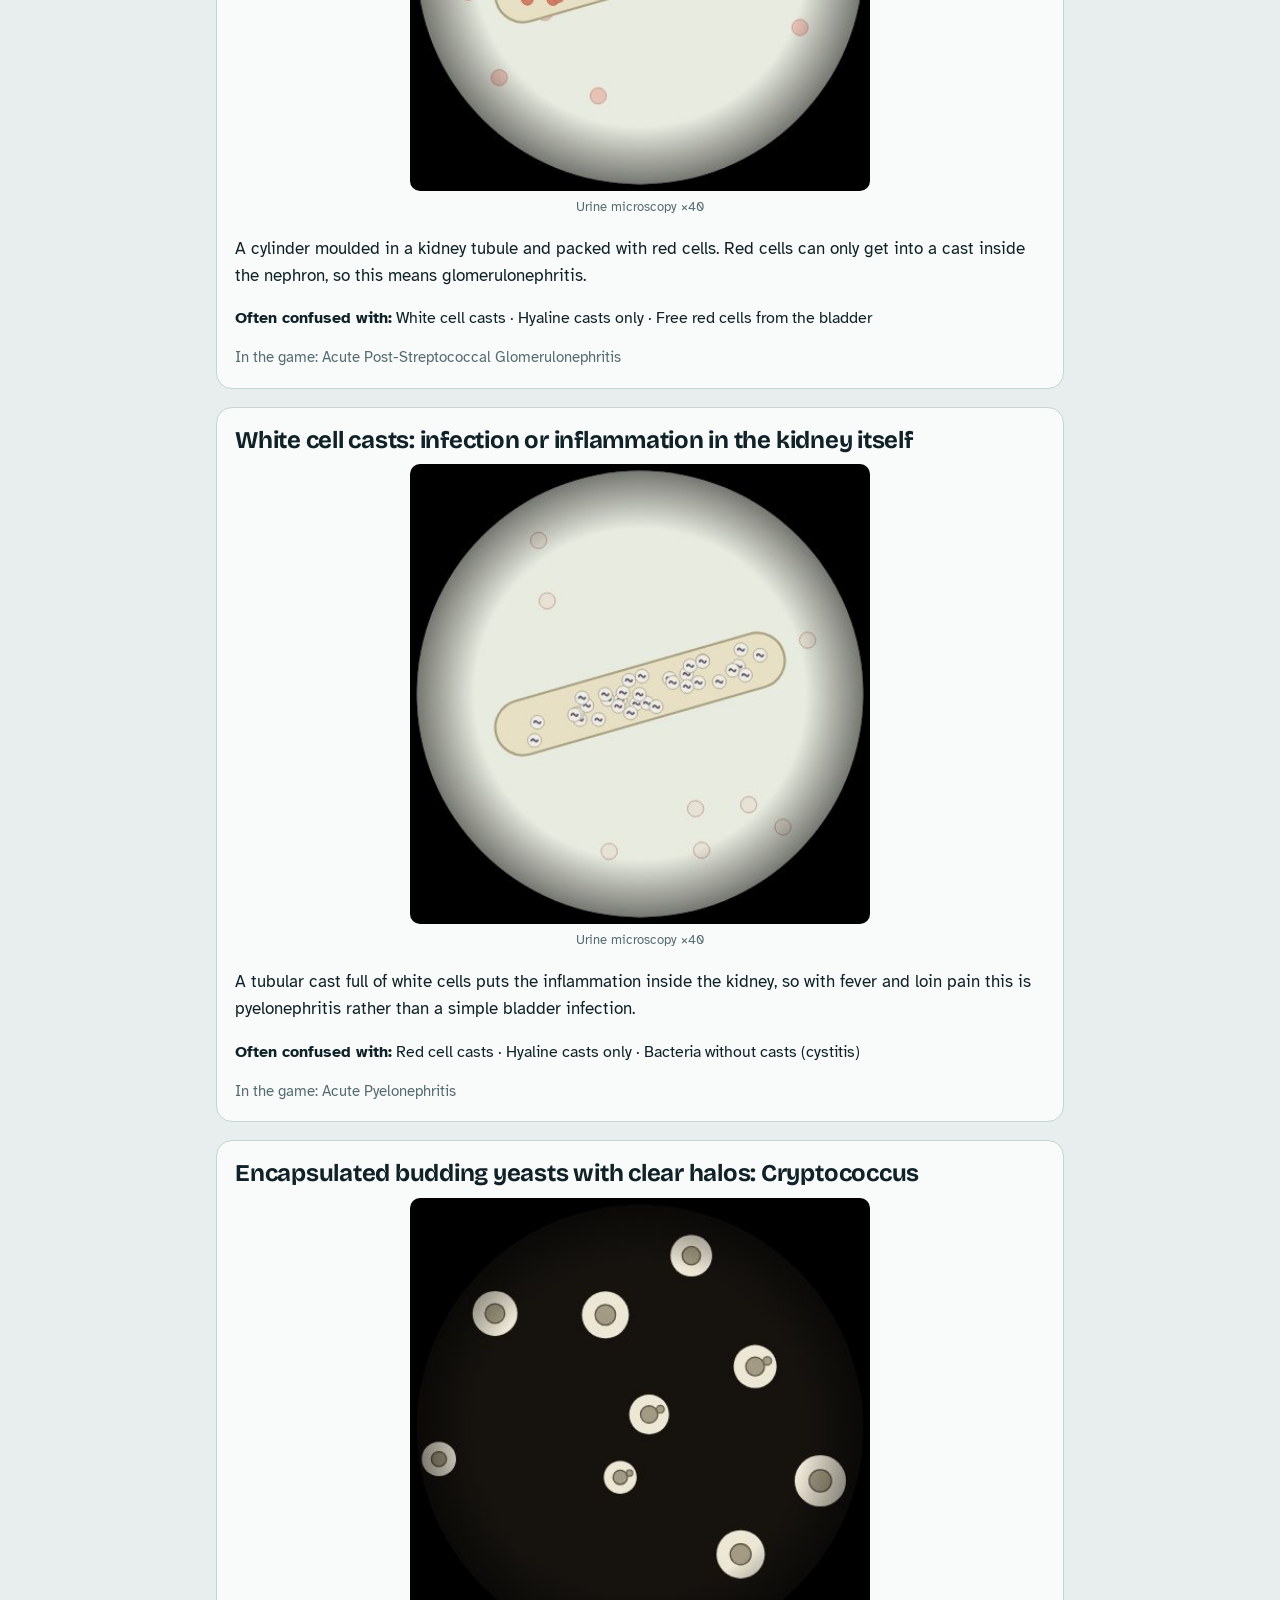
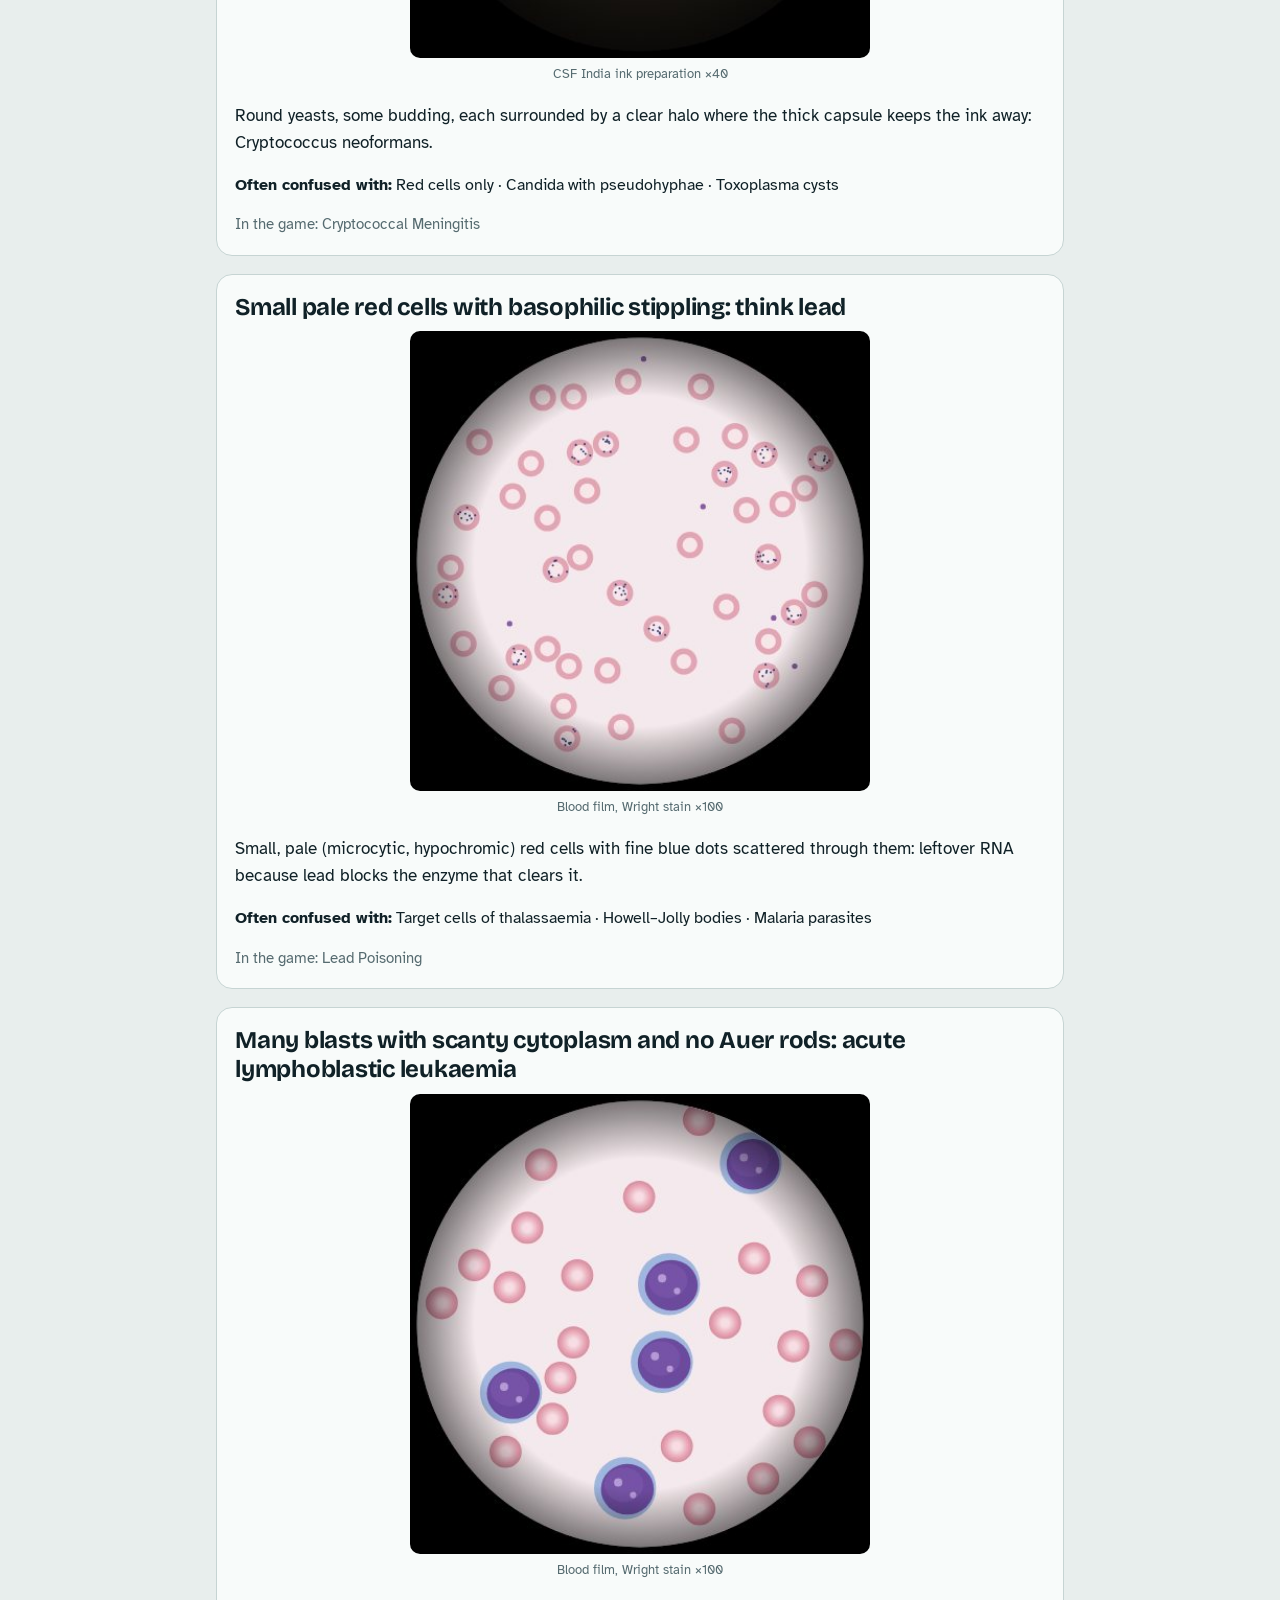
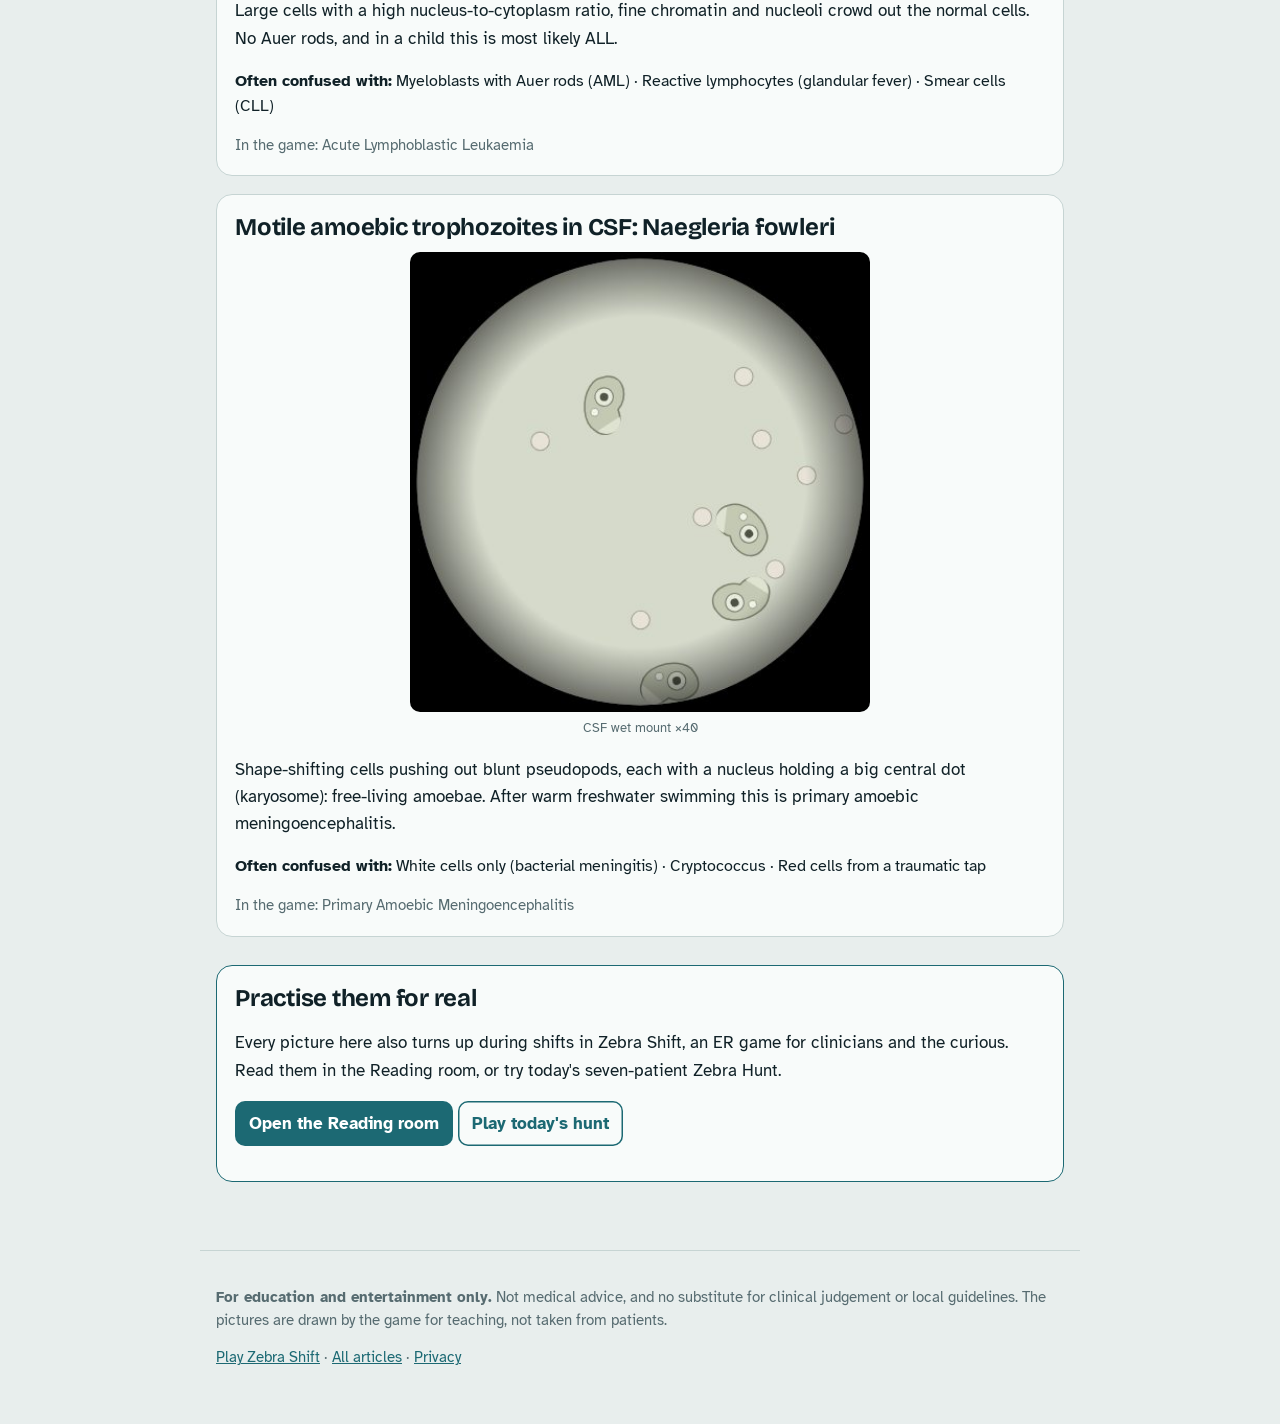
<file: articles/microscopy.html>
<!doctype html>
<html lang="en">
<head>
<meta charset="utf-8">
<meta name="viewport" content="width=device-width,initial-scale=1">
<title>Microscope slides to recognise: 20 explained · Zebra Shift</title>
<meta name="description" content="Blood films, Gram stains, CSF preparations, joint fluid and urine microscopy: malaria, schistocytes, Gram-negative diplococci, urate crystals, casts and more, explained.">
<link rel="canonical" href="https://playzebrashift.github.io/articles/microscopy.html">
<meta property="og:type" content="article"><meta property="og:site_name" content="Zebra Shift">
<meta property="og:title" content="Microscope slides to recognise: 20 explained · Zebra Shift"><meta property="og:description" content="Blood films, Gram stains, CSF preparations, joint fluid and urine microscopy: malaria, schistocytes, Gram-negative diplococci, urate crystals, casts and more, explained."><meta property="og:url" content="https://playzebrashift.github.io/articles/microscopy.html">
<meta property="og:image" content="https://playzebrashift.github.io/articles/img/malaria.jpg"><meta name="twitter:card" content="summary_large_image">
<meta name="theme-color" content="#1C6973">
<link rel="icon" href="../icons/favicon.svg" type="image/svg+xml">
<link rel="preconnect" href="https://fonts.googleapis.com"><link rel="preconnect" href="https://fonts.gstatic.com" crossorigin>
<link rel="stylesheet" href="https://fonts.googleapis.com/css2?family=Atkinson+Hyperlegible:ital,wght@0,400;0,700;1,400&family=Bricolage+Grotesque:opsz,wght@12..96,700;12..96,800&display=swap">
<link rel="stylesheet" href="articles.css">
<script type="application/ld+json">{"@context":"https://schema.org","@type":"Article","headline":"Microscope slides to recognise","description":"Blood films, Gram stains, CSF preparations, joint fluid and urine microscopy: malaria, schistocytes, Gram-negative diplococci, urate crystals, casts and more, explained.","dateModified":"2026-10-29","image":"https://playzebrashift.github.io/articles/img/malaria.jpg","publisher":{"@type":"Organization","name":"Zebra Shift"},"mainEntityOfPage":"https://playzebrashift.github.io/articles/microscopy.html"}</script>
</head>
<body>
<header class="top"><a class="brand" href="../"><img src="../icons/favicon.svg" alt="" width="28" height="28">Zebra Shift</a><nav><a href="./">Articles</a><a class="play" href="../#hunt">Play today's hunt</a></nav></header>
<main><article>
<p class="kicker">Zebra Shift guide · 20 pictures</p>
<h1>Microscope slides to recognise</h1>
<p class="lede">These are the slides that change management at the bedside: a parasite on a blood film, organisms in CSF, crystals in a joint or casts in the urine.</p>
<p class="lede">Look at the background first (which stain or preparation it is), then at the cells, then at anything that should not be there.</p>
<nav class="toc" aria-label="In this guide"><ol><li><a href="#ring-forms-inside-red-cells-some-doubled-p-falciparum">Ring forms inside red cells, some doubled: P. falciparum</a></li><li><a href="#schistocytes-fragmented-red-cells-with-very-few-platelets">Schistocytes (fragmented red cells) with very few platelets</a></li><li><a href="#large-atypical-reactive-lymphocytes">Large atypical (reactive) lymphocytes</a></li><li><a href="#trypanosomes-wavy-flagellated-parasites-between-red-cells">Trypanosomes: wavy flagellated parasites between red cells</a></li><li><a href="#sickle-cells-with-target-cells-and-howell-jolly-bodies">Sickle cells with target cells and Howell–Jolly bodies</a></li><li><a href="#gram-negative-diplococci-inside-neutrophils">Gram-negative diplococci inside neutrophils</a></li><li><a href="#gram-positive-lancet-shaped-diplococci">Gram-positive lancet-shaped diplococci</a></li><li><a href="#acid-fast-bacilli-red-rods-on-a-blue-background">Acid-fast bacilli: red rods on a blue background</a></li><li><a href="#macrophage-packed-with-leishman-donovan-bodies">Macrophage packed with Leishman–Donovan bodies</a></li><li><a href="#darting-comma-shaped-bacteria-vibrio">Darting comma-shaped bacteria (Vibrio)</a></li><li><a href="#large-gram-positive-rods-in-chains-boxcars">Large gram-positive rods in chains (&quot;boxcars&quot;)</a></li><li><a href="#bipolar-safety-pin-coccobacilli">Bipolar &quot;safety-pin&quot; coccobacilli</a></li><li><a href="#needle-shaped-negatively-birefringent-crystals-gout">Needle-shaped, negatively birefringent crystals: gout</a></li><li><a href="#envelope-shaped-calcium-oxalate-crystals">Envelope-shaped calcium oxalate crystals</a></li><li><a href="#red-cell-casts-bleeding-from-the-glomerulus">Red cell casts: bleeding from the glomerulus</a></li><li><a href="#white-cell-casts-infection-or-inflammation-in-the-kidney-its">White cell casts: infection or inflammation in the kidney itself</a></li><li><a href="#encapsulated-budding-yeasts-with-clear-halos-cryptococcus">Encapsulated budding yeasts with clear halos: Cryptococcus</a></li><li><a href="#small-pale-red-cells-with-basophilic-stippling-think-lead">Small pale red cells with basophilic stippling: think lead</a></li><li><a href="#many-blasts-with-scanty-cytoplasm-and-no-auer-rods-acute-lym">Many blasts with scanty cytoplasm and no Auer rods: acute lymphoblastic leukaemia</a></li><li><a href="#motile-amoebic-trophozoites-in-csf-naegleria-fowleri">Motile amoebic trophozoites in CSF: Naegleria fowleri</a></li></ol></nav>
<section class="item mic" id="ring-forms-inside-red-cells-some-doubled-p-falciparum">
<h2>Ring forms inside red cells, some doubled: P. falciparum</h2>
<figure><img src="img/malaria.jpg" alt="Thin blood film, Giemsa ×100: Ring forms inside red cells, some doubled: P. falciparum" width="440" height="440" loading="lazy" decoding="async"><figcaption>Thin blood film, Giemsa ×100</figcaption></figure>
<p>Delicate rings with one or two chromatin dots, several cells infected and some with two rings, plus a banana-shaped gametocyte: falciparum malaria.</p>
<p class="conf"><b>Often confused with:</b> Howell–Jolly bodies · Normal blood film · Babesia (Maltese cross)</p>
<p class="seen">In the game: Falciparum Malaria, Cerebral Malaria</p>
</section>
<section class="item mic" id="schistocytes-fragmented-red-cells-with-very-few-platelets">
<h2>Schistocytes (fragmented red cells) with very few platelets</h2>
<figure><img src="img/schisto.jpg" alt="Blood film, Wright stain ×100: Schistocytes (fragmented red cells) with very few platelets" width="440" height="440" loading="lazy" decoding="async"><figcaption>Blood film, Wright stain ×100</figcaption></figure>
<p>Helmet and triangle-shaped red cell fragments and almost no platelets: a microangiopathic haemolytic anaemia, such as TTP.</p>
<p class="conf"><b>Often confused with:</b> Spherocytes · Target cells · Normal blood film</p>
<p class="seen">In the game: Thrombotic Thrombocytopenic Purpura, HELLP Syndrome</p>
</section>
<section class="item mic" id="large-atypical-reactive-lymphocytes">
<h2>Large atypical (reactive) lymphocytes</h2>
<figure><img src="img/atypical.jpg" alt="Blood film, Wright stain ×100: Large atypical (reactive) lymphocytes" width="440" height="440" loading="lazy" decoding="async"><figcaption>Blood film, Wright stain ×100</figcaption></figure>
<p>Big lymphocytes with plenty of pale blue cytoplasm that hugs the neighbouring red cells: reactive (Downey) cells, typical of EBV.</p>
<p class="conf"><b>Often confused with:</b> Myeloblasts with Auer rods · Hypersegmented neutrophils · Normal blood film</p>
<p class="seen">In the game: Infectious Mononucleosis</p>
</section>
<section class="item mic" id="trypanosomes-wavy-flagellated-parasites-between-red-cells">
<h2>Trypanosomes: wavy flagellated parasites between red cells</h2>
<figure><img src="img/tryp.jpg" alt="Thin blood film, Giemsa ×100: Trypanosomes: wavy flagellated parasites between red cells" width="440" height="440" loading="lazy" decoding="async"><figcaption>Thin blood film, Giemsa ×100</figcaption></figure>
<p>Slender, wavy extracellular parasites with an undulating membrane, a central nucleus and a free flagellum: trypomastigotes.</p>
<p class="conf"><b>Often confused with:</b> Microfilariae · Spirochaetes (Borrelia) · Malaria gametocytes</p>
<p class="seen">In the game: African Trypanosomiasis</p>
</section>
<section class="item mic" id="sickle-cells-with-target-cells-and-howell-jolly-bodies">
<h2>Sickle cells with target cells and Howell–Jolly bodies</h2>
<figure><img src="img/sickle.jpg" alt="Blood film, Wright stain ×100: Sickle cells with target cells and Howell–Jolly bodies" width="440" height="440" loading="lazy" decoding="async"><figcaption>Blood film, Wright stain ×100</figcaption></figure>
<p>Crescent-shaped cells, target cells and small nuclear remnants (a sign of a non-working spleen): sickle cell disease.</p>
<p class="conf"><b>Often confused with:</b> Schistocytes · Spherocytes · Normal blood film</p>
<p class="seen">In the game: Sickle Cell Pain Crisis</p>
</section>
<section class="item mic" id="gram-negative-diplococci-inside-neutrophils">
<h2>Gram-negative diplococci inside neutrophils</h2>
<figure><img src="img/gramneg.jpg" alt="CSF Gram stain ×100: Gram-negative diplococci inside neutrophils" width="440" height="440" loading="lazy" decoding="async"><figcaption>CSF Gram stain ×100</figcaption></figure>
<p>Pink, kidney-bean pairs of cocci, many inside neutrophils: Neisseria meningitidis in CSF.</p>
<p class="conf"><b>Often confused with:</b> Gram-positive diplococci · Gram-positive rods · Yeasts (Cryptococcus)</p>
<p class="seen">In the game: Meningococcal Meningitis</p>
</section>
<section class="item mic" id="gram-positive-lancet-shaped-diplococci">
<h2>Gram-positive lancet-shaped diplococci</h2>
<figure><img src="img/grampos.jpg" alt="Sputum Gram stain ×100: Gram-positive lancet-shaped diplococci" width="440" height="440" loading="lazy" decoding="async"><figcaption>Sputum Gram stain ×100</figcaption></figure>
<p>Purple, pointed pairs of cocci among pus cells: Streptococcus pneumoniae.</p>
<p class="conf"><b>Often confused with:</b> Gram-negative diplococci · Gram-positive cocci in clusters · Gram-negative rods</p>
<p class="seen">In the game: Community-Acquired Pneumonia</p>
</section>
<section class="item mic" id="acid-fast-bacilli-red-rods-on-a-blue-background">
<h2>Acid-fast bacilli: red rods on a blue background</h2>
<figure><img src="img/afb.jpg" alt="Sputum Ziehl–Neelsen stain ×100: Acid-fast bacilli: red rods on a blue background" width="440" height="440" loading="lazy" decoding="async"><figcaption>Sputum Ziehl–Neelsen stain ×100</figcaption></figure>
<p>Slender, slightly beaded red rods on a blue counterstain in a Ziehl–Neelsen stain: mycobacteria.</p>
<p class="conf"><b>Often confused with:</b> Gram-positive cocci in chains · Fungal hyphae · No organisms seen</p>
<p class="seen">In the game: Pulmonary Tuberculosis</p>
</section>
<section class="item mic" id="macrophage-packed-with-leishman-donovan-bodies">
<h2>Macrophage packed with Leishman–Donovan bodies</h2>
<figure><img src="img/ldbodies.jpg" alt="Bone marrow aspirate, Giemsa ×100: Macrophage packed with Leishman–Donovan bodies" width="440" height="440" loading="lazy" decoding="async"><figcaption>Bone marrow aspirate, Giemsa ×100</figcaption></figure>
<p>A macrophage stuffed with tiny oval bodies, each with a nucleus and a small rod-like kinetoplast: Leishmania amastigotes. Histoplasma has no kinetoplast.</p>
<p class="conf"><b>Often confused with:</b> Megaloblastic changes · Gaucher cell · Histoplasma yeasts</p>
<p class="seen">In the game: Visceral Leishmaniasis</p>
</section>
<section class="item mic" id="darting-comma-shaped-bacteria-vibrio">
<h2>Darting comma-shaped bacteria (Vibrio)</h2>
<figure><img src="img/vibrio.jpg" alt="Stool dark-field microscopy: Darting comma-shaped bacteria (Vibrio)" width="440" height="440" loading="lazy" decoding="async"><figcaption>Stool dark-field microscopy</figcaption></figure>
<p>Bright, curved comma-shaped rods shooting across a dark-field slide: Vibrio cholerae.</p>
<p class="conf"><b>Often confused with:</b> Spirochaetes · Motile Giardia trophozoites · No organisms seen</p>
<p class="seen">In the game: Cholera</p>
</section>
<section class="item mic" id="large-gram-positive-rods-in-chains-boxcars">
<h2>Large gram-positive rods in chains (&quot;boxcars&quot;)</h2>
<figure><img src="img/boxcar.jpg" alt="Blood culture Gram stain ×100: Large gram-positive rods in chains (&quot;boxcars&quot;)" width="440" height="440" loading="lazy" decoding="async"><figcaption>Blood culture Gram stain ×100</figcaption></figure>
<p>Big, square-ended purple rods lined up end to end like railway carriages: Bacillus anthracis.</p>
<p class="conf"><b>Often confused with:</b> Gram-positive cocci in chains · Gram-negative rods · Branching gram-positive filaments</p>
<p class="seen">In the game: Inhalational Anthrax</p>
</section>
<section class="item mic" id="bipolar-safety-pin-coccobacilli">
<h2>Bipolar &quot;safety-pin&quot; coccobacilli</h2>
<figure><img src="img/bipolar.jpg" alt="Node aspirate, Wayson stain ×100: Bipolar &quot;safety-pin&quot; coccobacilli" width="440" height="440" loading="lazy" decoding="async"><figcaption>Node aspirate, Wayson stain ×100</figcaption></figure>
<p>Small rods stained darker at both ends, like a closed safety pin: Yersinia pestis on a Wayson or Giemsa stain.</p>
<p class="conf"><b>Often confused with:</b> Gram-positive diplococci · Spirochaetes · Yeast cells</p>
<p class="seen">In the game: Bubonic Plague</p>
</section>
<section class="item mic" id="needle-shaped-negatively-birefringent-crystals-gout">
<h2>Needle-shaped, negatively birefringent crystals: gout</h2>
<figure><img src="img/gout.jpg" alt="Joint fluid, polarised light: Needle-shaped, negatively birefringent crystals: gout" width="440" height="440" loading="lazy" decoding="async"><figcaption>Joint fluid, polarised light</figcaption></figure>
<p>Thin needles that glow yellow when they lie along the compensator axis and blue across it are negatively birefringent: monosodium urate. Pseudogout crystals are short rhomboids with the opposite colours.</p>
<p class="conf"><b>Often confused with:</b> Rhomboid, positively birefringent crystals: pseudogout · Gram-positive cocci: septic arthritis · No crystals seen</p>
<p class="seen">In the game: Acute Gout</p>
</section>
<section class="item mic" id="envelope-shaped-calcium-oxalate-crystals">
<h2>Envelope-shaped calcium oxalate crystals</h2>
<figure><img src="img/oxalate.jpg" alt="Urine microscopy ×40: Envelope-shaped calcium oxalate crystals" width="440" height="440" loading="lazy" decoding="async"><figcaption>Urine microscopy ×40</figcaption></figure>
<p>Square crystals with an X across them, like the back of an envelope: calcium oxalate dihydrate. With a high anion gap and a high osmolal gap, think ethylene glycol.</p>
<p class="conf"><b>Often confused with:</b> Coffin-lid triple phosphate crystals · Hexagonal cystine crystals · No crystals seen</p>
<p class="seen">In the game: Ethylene Glycol Poisoning</p>
</section>
<section class="item mic" id="red-cell-casts-bleeding-from-the-glomerulus">
<h2>Red cell casts: bleeding from the glomerulus</h2>
<figure><img src="img/rbccast.jpg" alt="Urine microscopy ×40: Red cell casts: bleeding from the glomerulus" width="440" height="440" loading="lazy" decoding="async"><figcaption>Urine microscopy ×40</figcaption></figure>
<p>A cylinder moulded in a kidney tubule and packed with red cells. Red cells can only get into a cast inside the nephron, so this means glomerulonephritis.</p>
<p class="conf"><b>Often confused with:</b> White cell casts · Hyaline casts only · Free red cells from the bladder</p>
<p class="seen">In the game: Acute Post-Streptococcal Glomerulonephritis</p>
</section>
<section class="item mic" id="white-cell-casts-infection-or-inflammation-in-the-kidney-its">
<h2>White cell casts: infection or inflammation in the kidney itself</h2>
<figure><img src="img/wbccast.jpg" alt="Urine microscopy ×40: White cell casts: infection or inflammation in the kidney itself" width="440" height="440" loading="lazy" decoding="async"><figcaption>Urine microscopy ×40</figcaption></figure>
<p>A tubular cast full of white cells puts the inflammation inside the kidney, so with fever and loin pain this is pyelonephritis rather than a simple bladder infection.</p>
<p class="conf"><b>Often confused with:</b> Red cell casts · Hyaline casts only · Bacteria without casts (cystitis)</p>
<p class="seen">In the game: Acute Pyelonephritis</p>
</section>
<section class="item mic" id="encapsulated-budding-yeasts-with-clear-halos-cryptococcus">
<h2>Encapsulated budding yeasts with clear halos: Cryptococcus</h2>
<figure><img src="img/indiaink.jpg" alt="CSF India ink preparation ×40: Encapsulated budding yeasts with clear halos: Cryptococcus" width="440" height="440" loading="lazy" decoding="async"><figcaption>CSF India ink preparation ×40</figcaption></figure>
<p>Round yeasts, some budding, each surrounded by a clear halo where the thick capsule keeps the ink away: Cryptococcus neoformans.</p>
<p class="conf"><b>Often confused with:</b> Red cells only · Candida with pseudohyphae · Toxoplasma cysts</p>
<p class="seen">In the game: Cryptococcal Meningitis</p>
</section>
<section class="item mic" id="small-pale-red-cells-with-basophilic-stippling-think-lead">
<h2>Small pale red cells with basophilic stippling: think lead</h2>
<figure><img src="img/stippling.jpg" alt="Blood film, Wright stain ×100: Small pale red cells with basophilic stippling: think lead" width="440" height="440" loading="lazy" decoding="async"><figcaption>Blood film, Wright stain ×100</figcaption></figure>
<p>Small, pale (microcytic, hypochromic) red cells with fine blue dots scattered through them: leftover RNA because lead blocks the enzyme that clears it.</p>
<p class="conf"><b>Often confused with:</b> Target cells of thalassaemia · Howell–Jolly bodies · Malaria parasites</p>
<p class="seen">In the game: Lead Poisoning</p>
</section>
<section class="item mic" id="many-blasts-with-scanty-cytoplasm-and-no-auer-rods-acute-lym">
<h2>Many blasts with scanty cytoplasm and no Auer rods: acute lymphoblastic leukaemia</h2>
<figure><img src="img/blasts.jpg" alt="Blood film, Wright stain ×100: Many blasts with scanty cytoplasm and no Auer rods: acute lymphoblastic leukaemia" width="440" height="440" loading="lazy" decoding="async"><figcaption>Blood film, Wright stain ×100</figcaption></figure>
<p>Large cells with a high nucleus-to-cytoplasm ratio, fine chromatin and nucleoli crowd out the normal cells. No Auer rods, and in a child this is most likely ALL.</p>
<p class="conf"><b>Often confused with:</b> Myeloblasts with Auer rods (AML) · Reactive lymphocytes (glandular fever) · Smear cells (CLL)</p>
<p class="seen">In the game: Acute Lymphoblastic Leukaemia</p>
</section>
<section class="item mic" id="motile-amoebic-trophozoites-in-csf-naegleria-fowleri">
<h2>Motile amoebic trophozoites in CSF: Naegleria fowleri</h2>
<figure><img src="img/naegleria.jpg" alt="CSF wet mount ×40: Motile amoebic trophozoites in CSF: Naegleria fowleri" width="440" height="440" loading="lazy" decoding="async"><figcaption>CSF wet mount ×40</figcaption></figure>
<p>Shape-shifting cells pushing out blunt pseudopods, each with a nucleus holding a big central dot (karyosome): free-living amoebae. After warm freshwater swimming this is primary amoebic meningoencephalitis.</p>
<p class="conf"><b>Often confused with:</b> White cells only (bacterial meningitis) · Cryptococcus · Red cells from a traumatic tap</p>
<p class="seen">In the game: Primary Amoebic Meningoencephalitis</p>
</section>
<aside class="cta"><h2>Practise them for real</h2><p>Every picture here also turns up during shifts in Zebra Shift, an ER game for clinicians and the curious. Read them in the Reading room, or try today's seven-patient Zebra Hunt.</p>
<p><a class="btn" href="../#reads">Open the Reading room</a> <a class="btn alt" href="../#hunt">Play today's hunt</a></p></aside>
</article></main>
<footer><p><b>For education and entertainment only.</b> Not medical advice, and no substitute for clinical judgement or local guidelines. The pictures are drawn by the game for teaching, not taken from patients.</p>
<p><a href="../">Play Zebra Shift</a> · <a href="./">All articles</a> · <a href="../privacy.html">Privacy</a></p></footer>
</body>
</html>
</file>
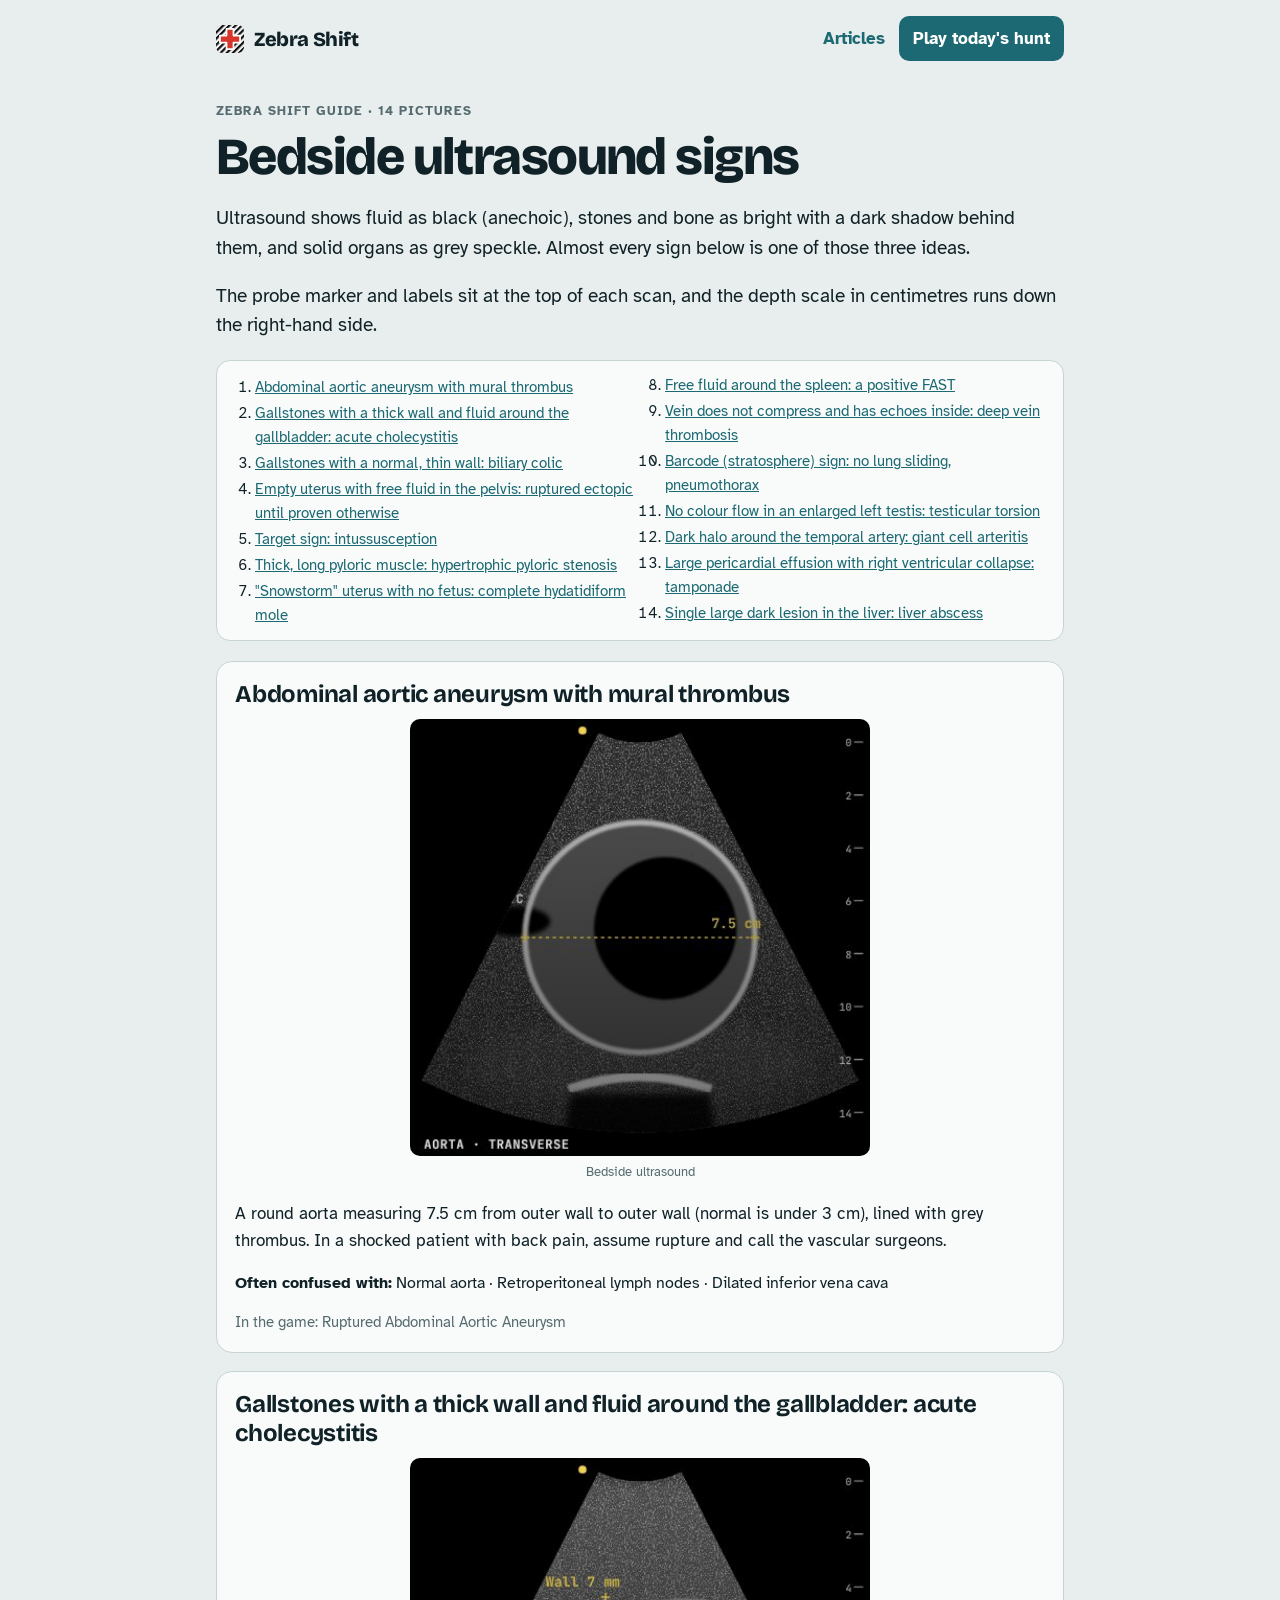
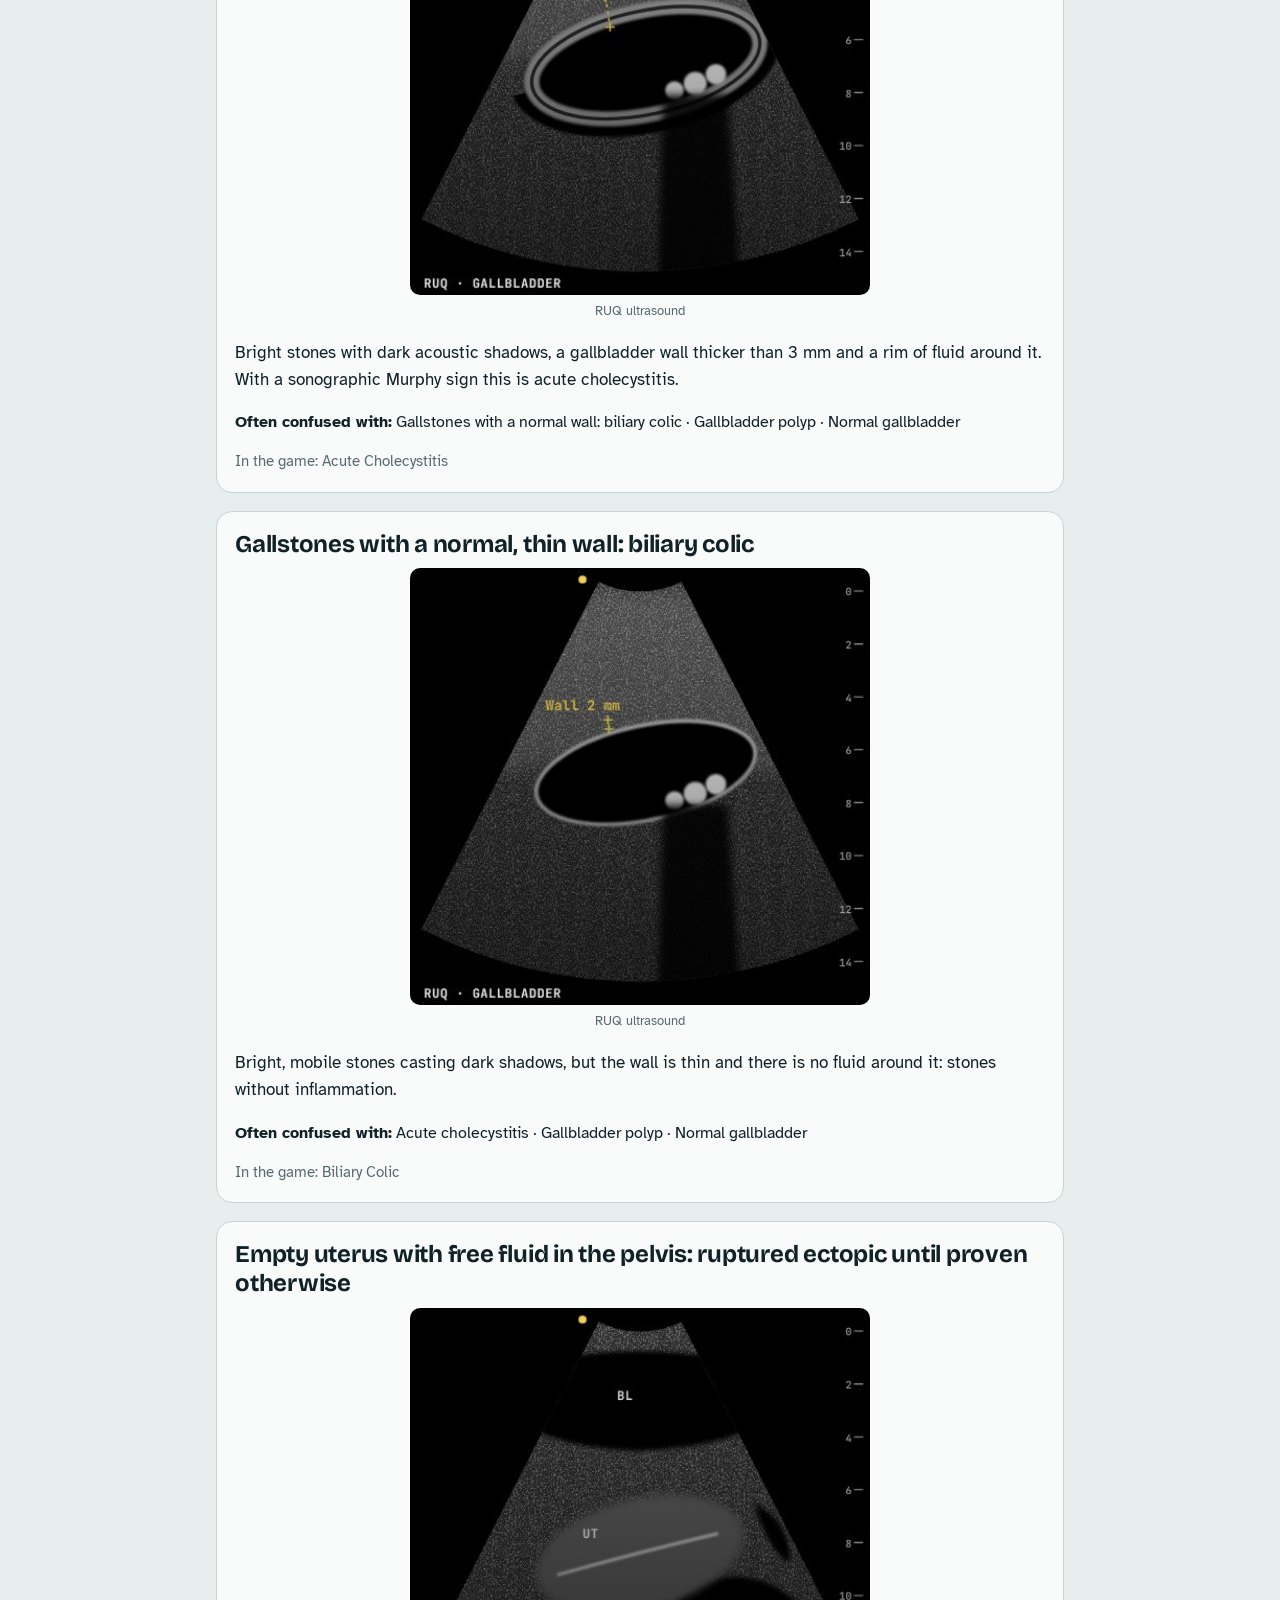
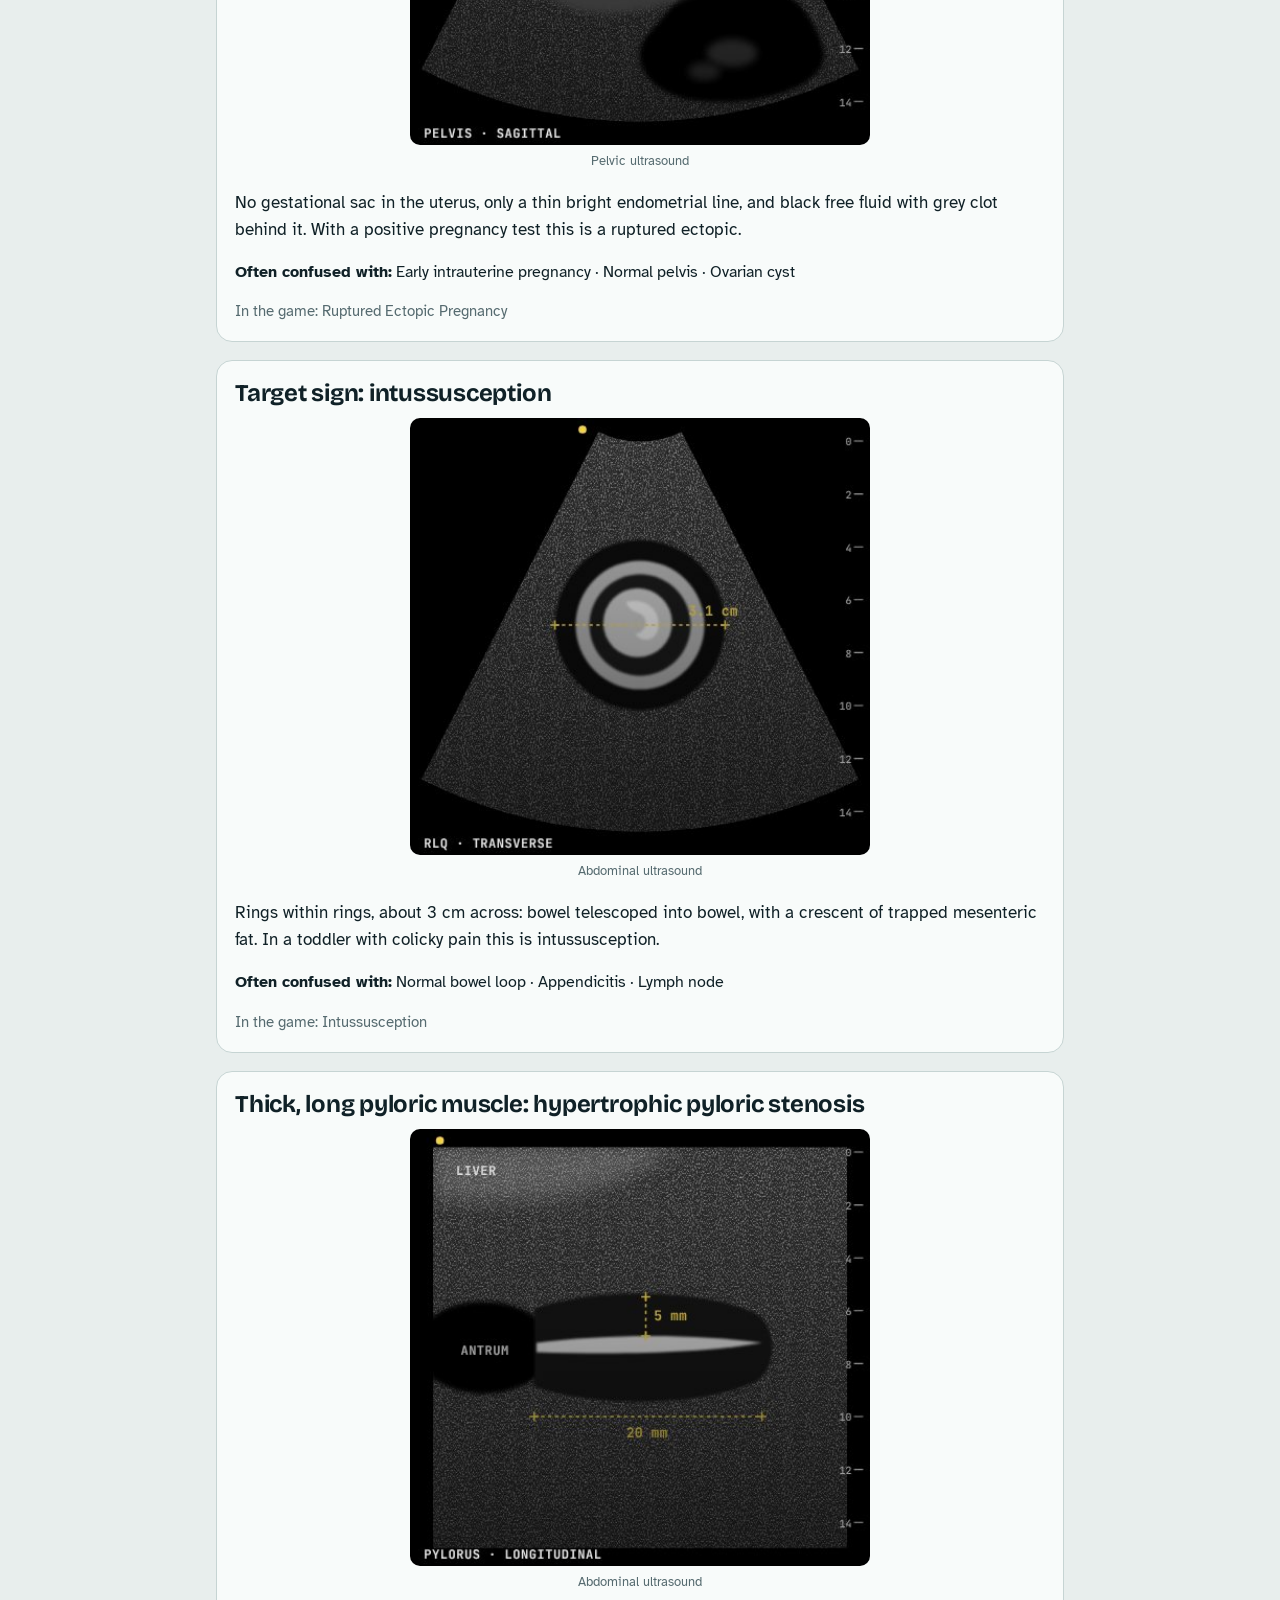
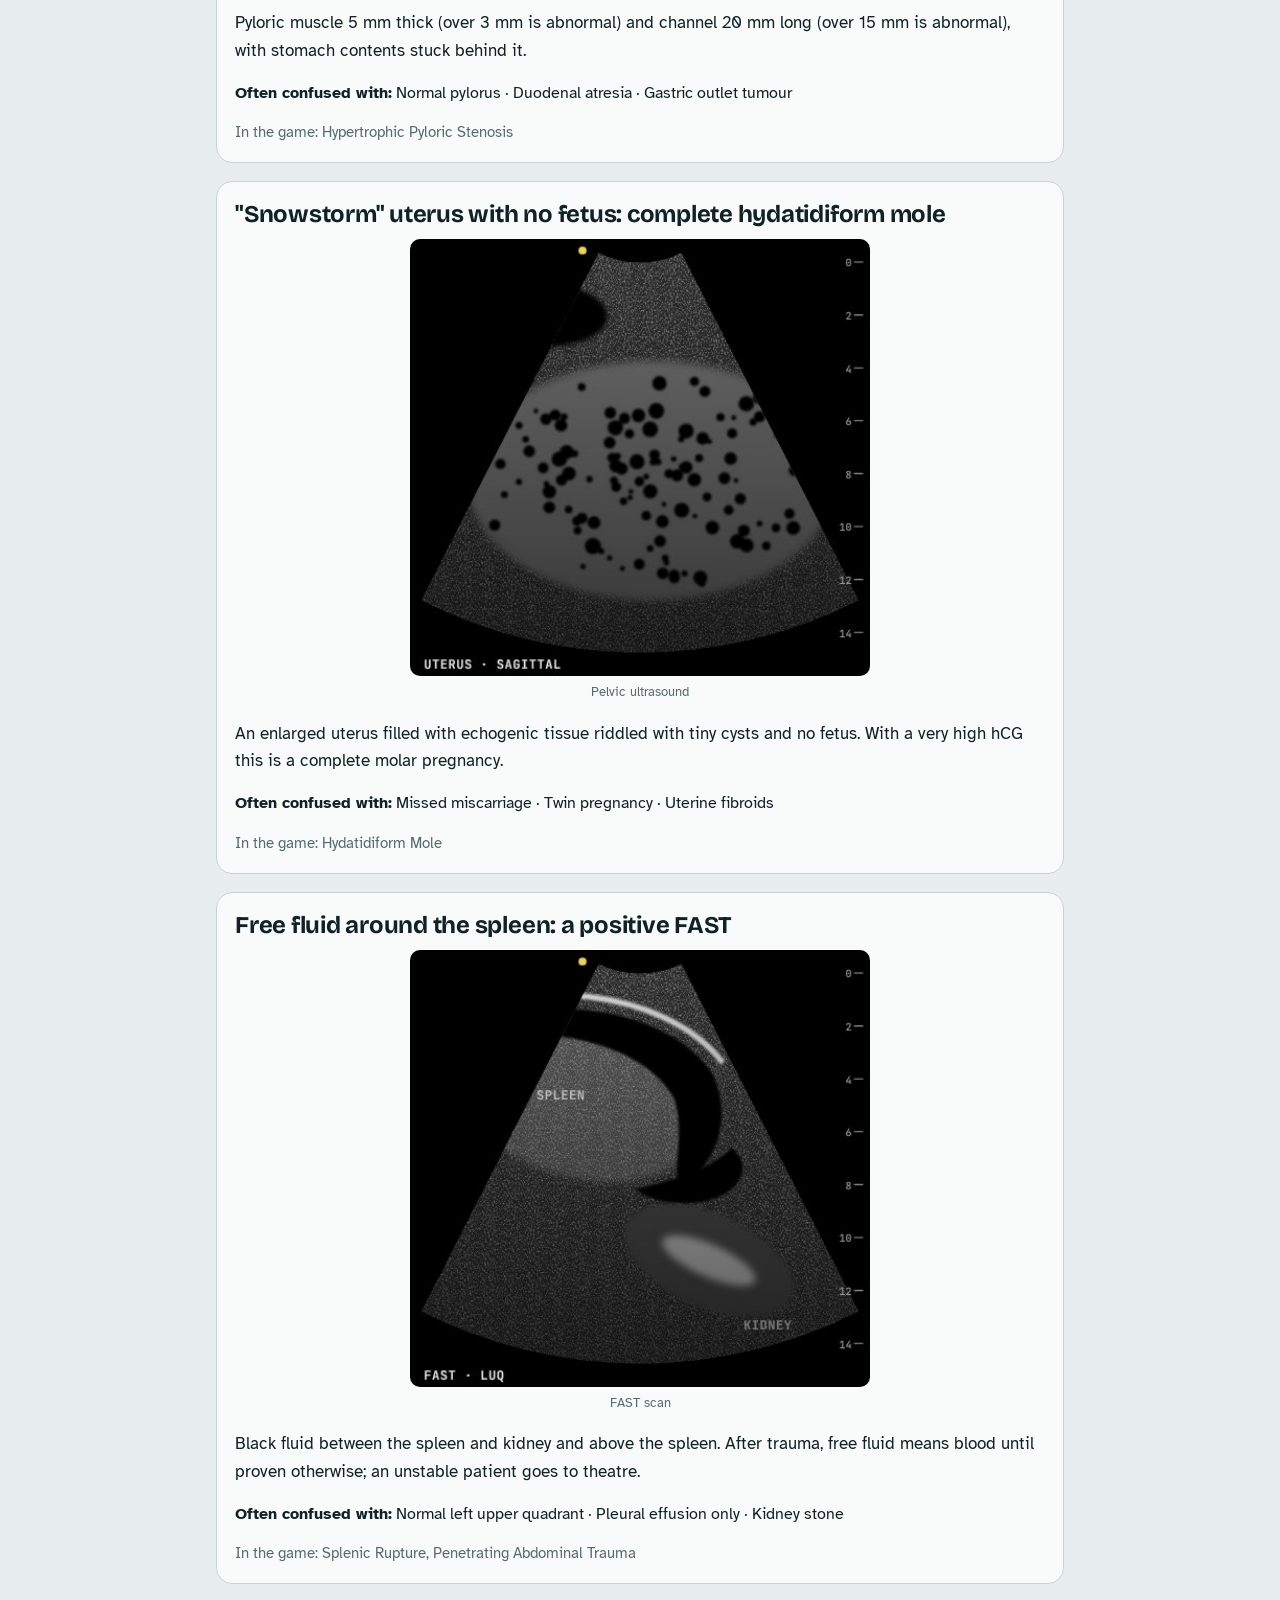
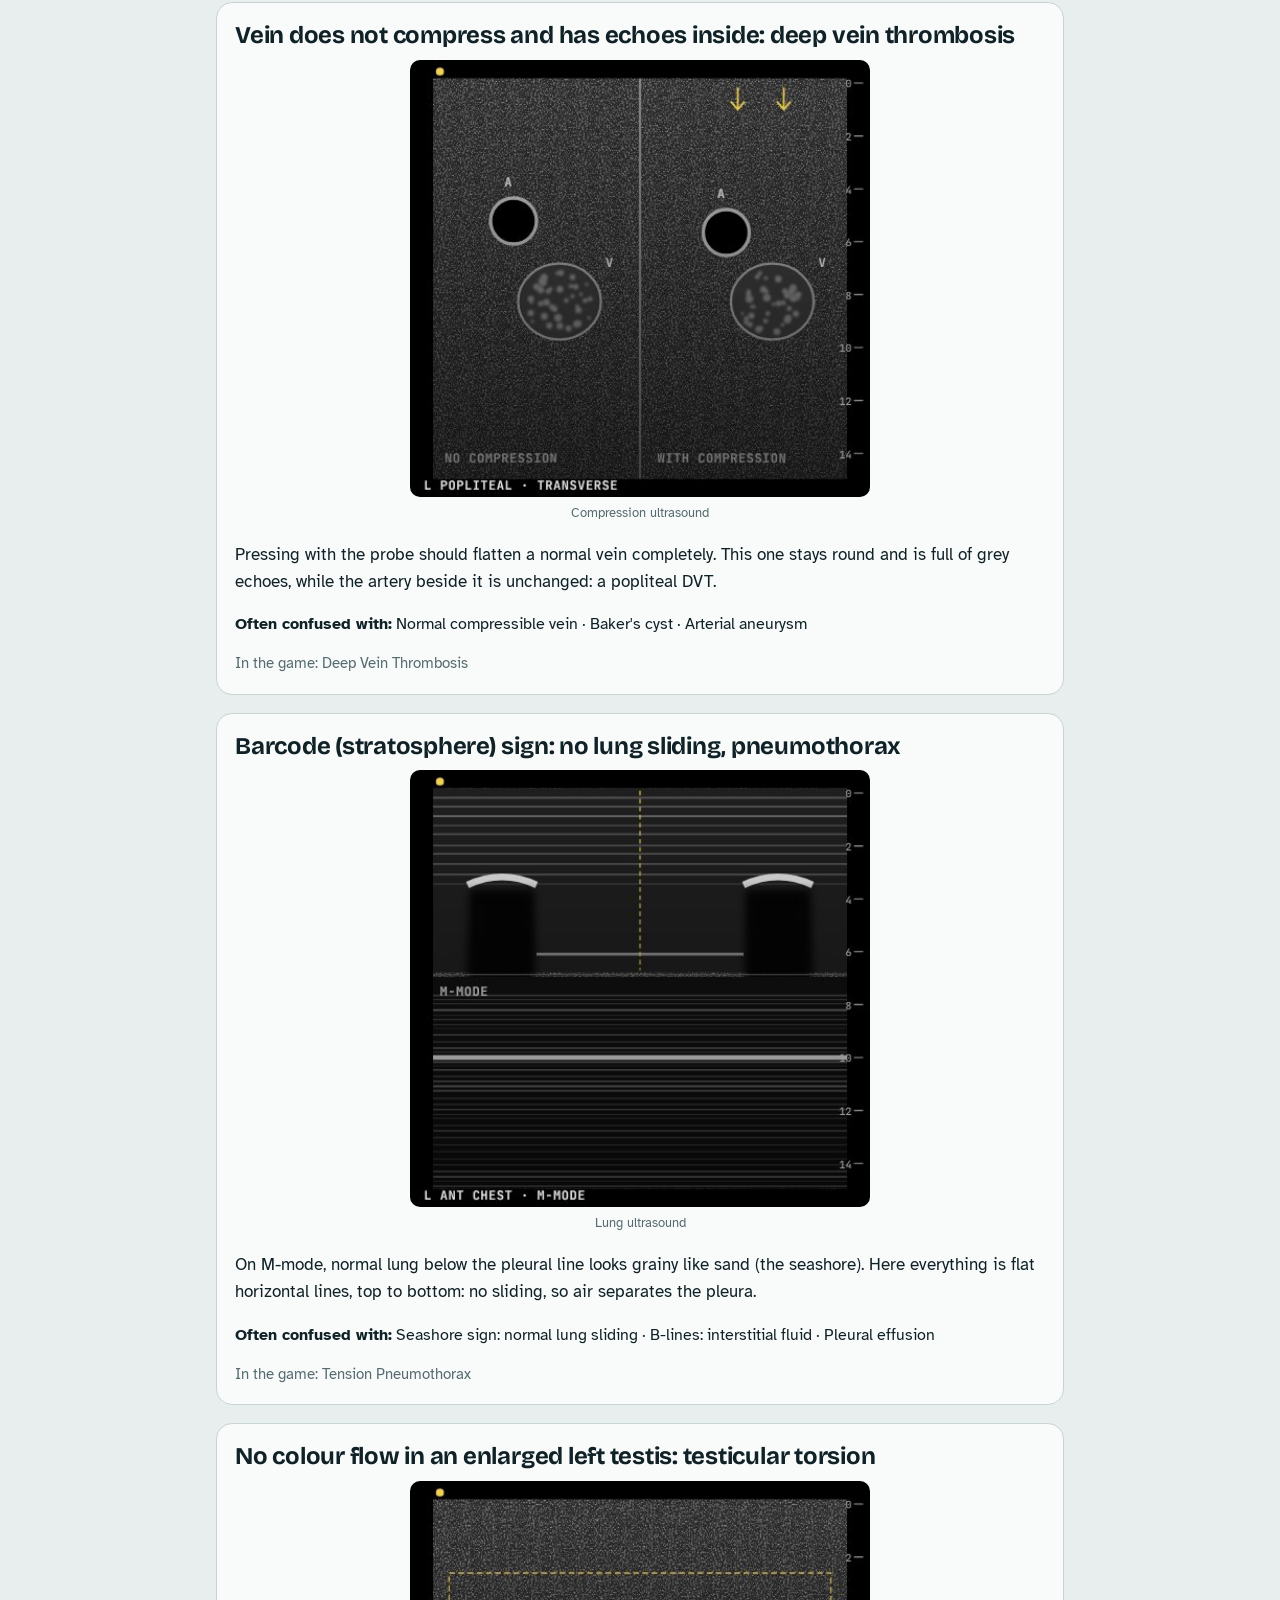
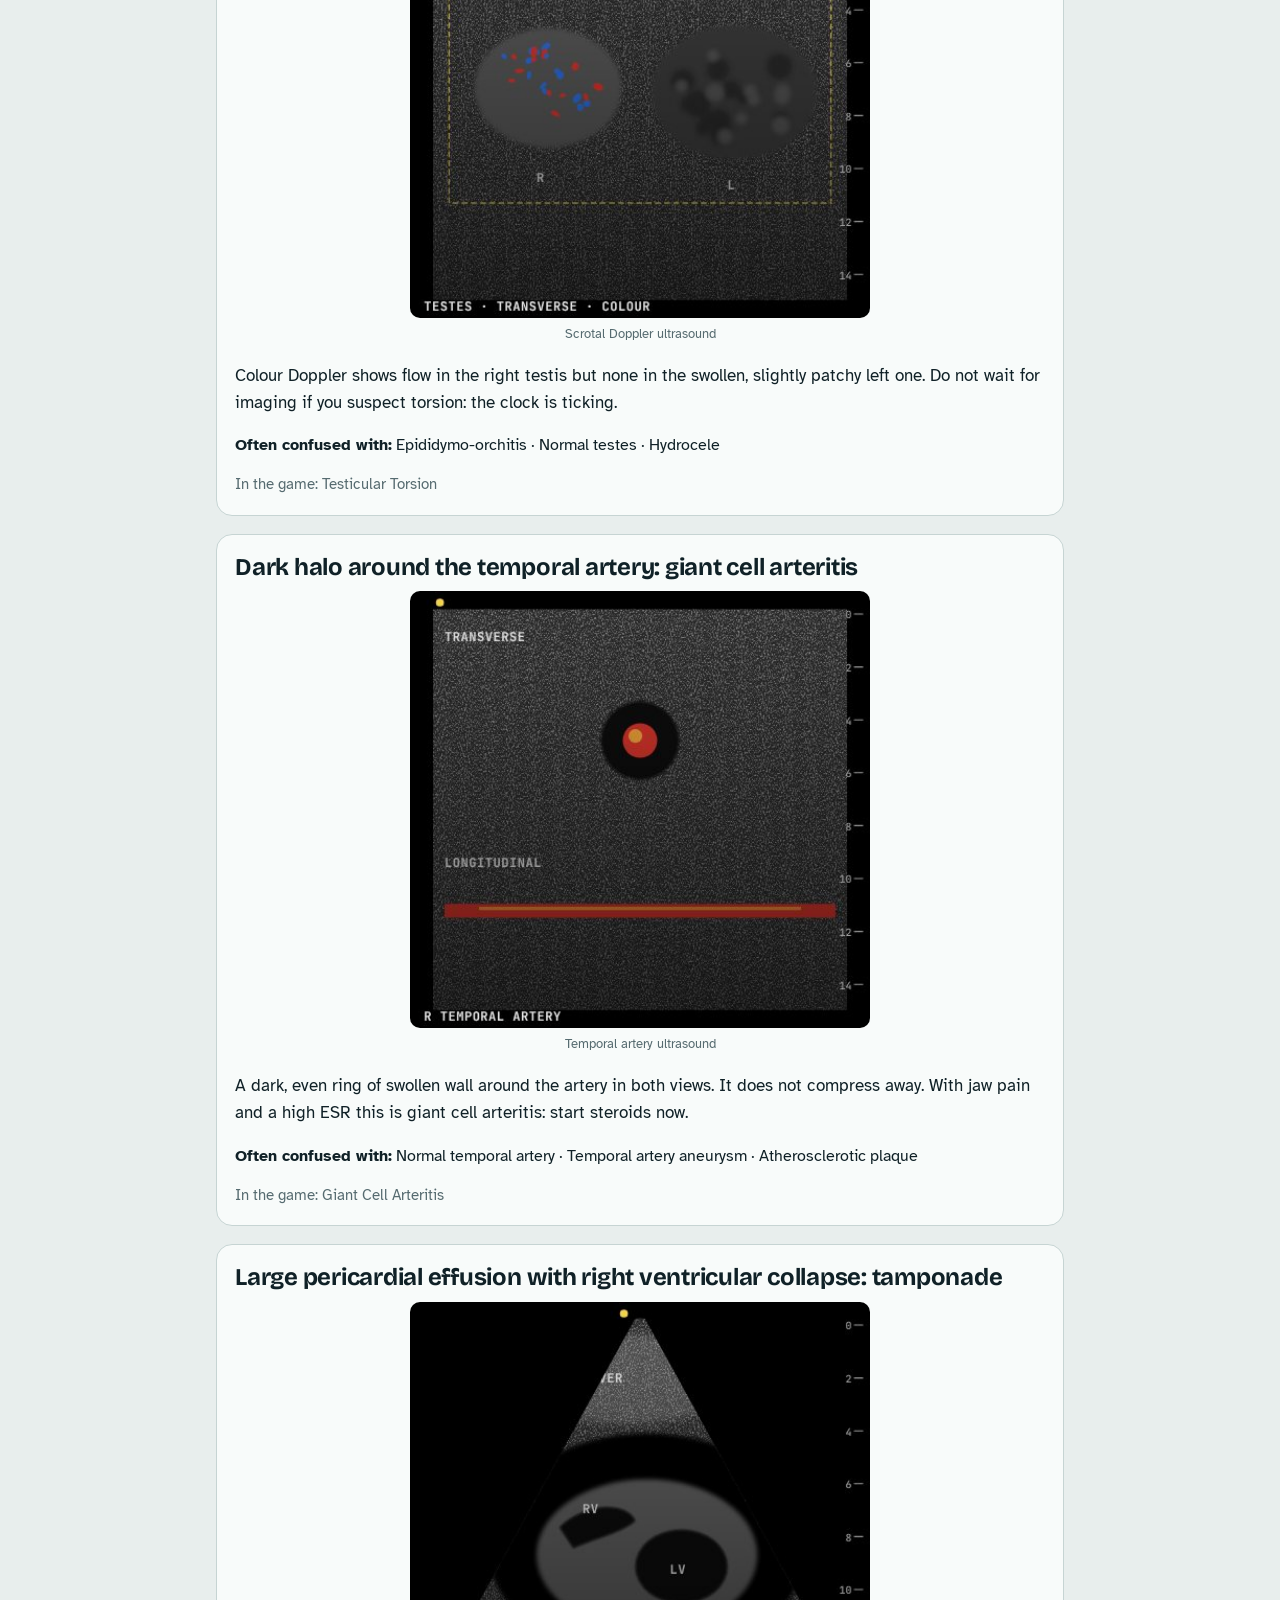
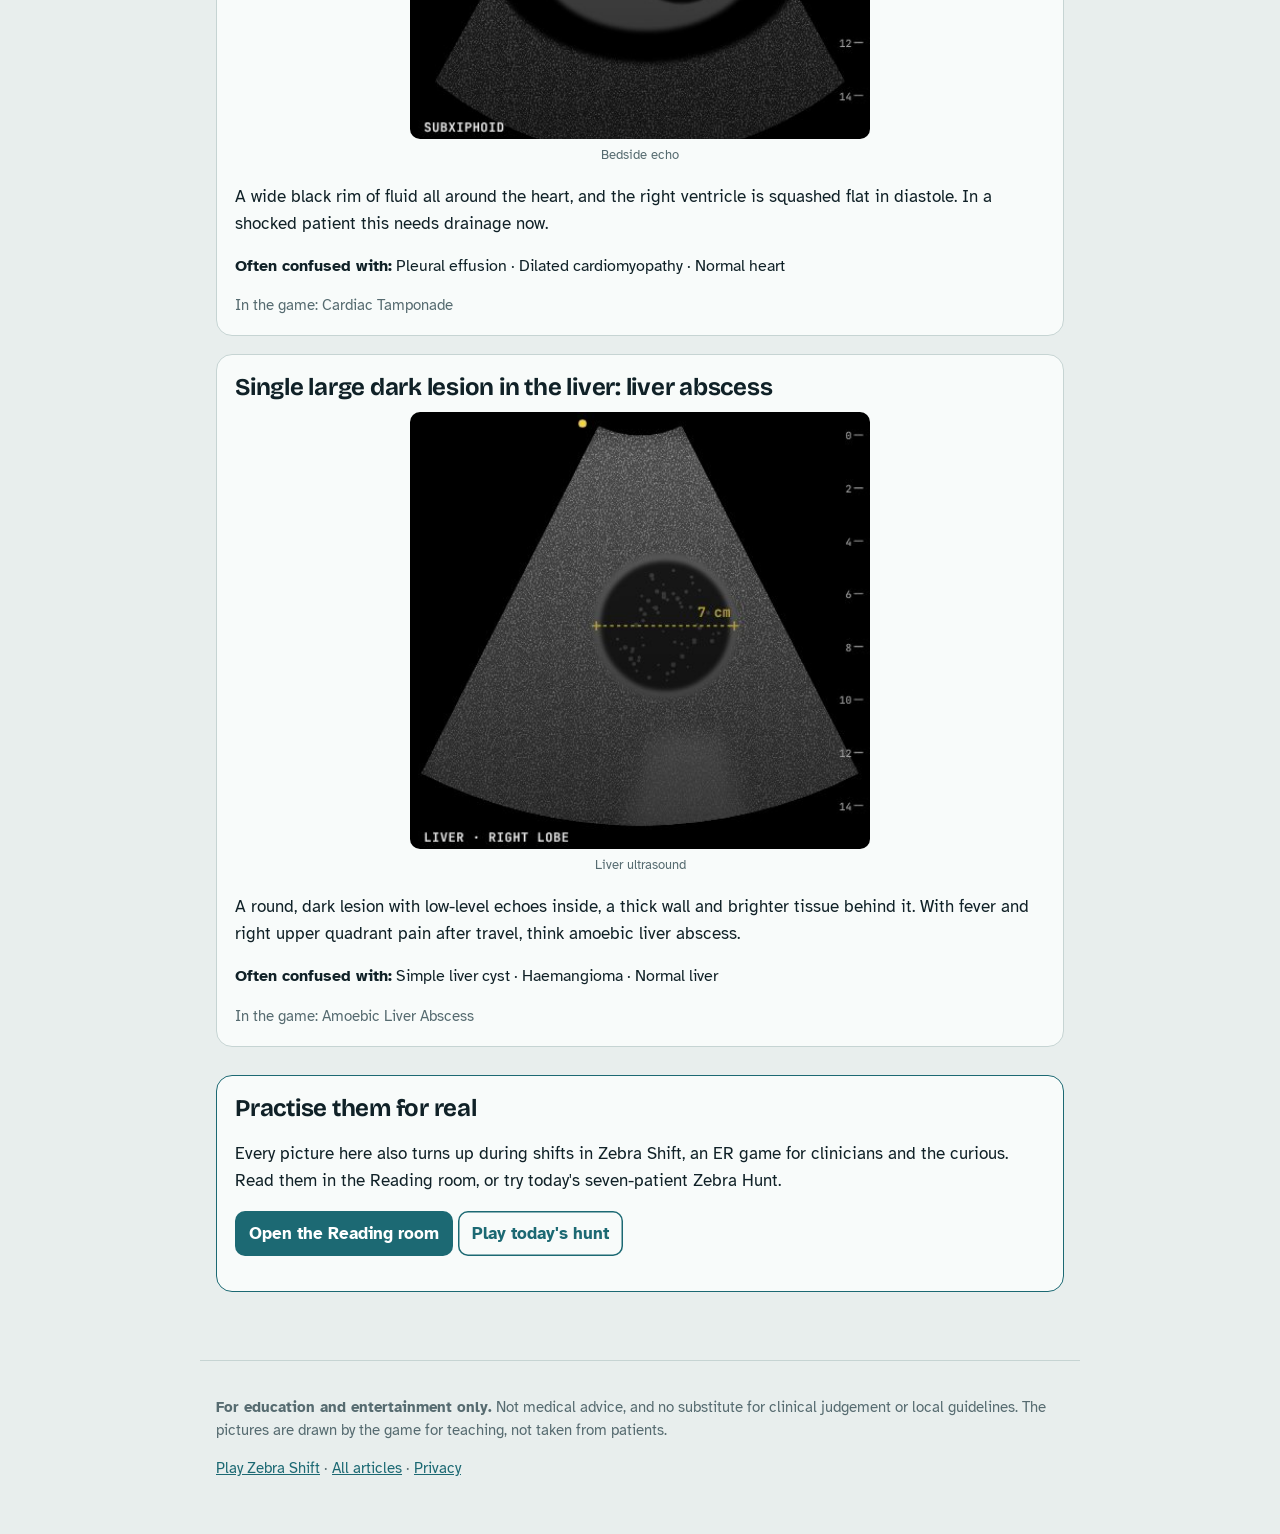
<file: articles/ultrasound-signs.html>
<!doctype html>
<html lang="en">
<head>
<meta charset="utf-8">
<meta name="viewport" content="width=device-width,initial-scale=1">
<title>Bedside ultrasound signs: 14 explained · Zebra Shift</title>
<meta name="description" content="Point-of-care ultrasound signs for the emergency department: AAA, cholecystitis, ectopic pregnancy, FAST, DVT, the barcode sign, testicular torsion and more, explained.">
<link rel="canonical" href="https://playzebrashift.github.io/articles/ultrasound-signs.html">
<meta property="og:type" content="article"><meta property="og:site_name" content="Zebra Shift">
<meta property="og:title" content="Bedside ultrasound signs: 14 explained · Zebra Shift"><meta property="og:description" content="Point-of-care ultrasound signs for the emergency department: AAA, cholecystitis, ectopic pregnancy, FAST, DVT, the barcode sign, testicular torsion and more, explained."><meta property="og:url" content="https://playzebrashift.github.io/articles/ultrasound-signs.html">
<meta property="og:image" content="https://playzebrashift.github.io/articles/img/aaa.jpg"><meta name="twitter:card" content="summary_large_image">
<meta name="theme-color" content="#1C6973">
<link rel="icon" href="../icons/favicon.svg" type="image/svg+xml">
<link rel="preconnect" href="https://fonts.googleapis.com"><link rel="preconnect" href="https://fonts.gstatic.com" crossorigin>
<link rel="stylesheet" href="https://fonts.googleapis.com/css2?family=Atkinson+Hyperlegible:ital,wght@0,400;0,700;1,400&family=Bricolage+Grotesque:opsz,wght@12..96,700;12..96,800&display=swap">
<link rel="stylesheet" href="articles.css">
<script type="application/ld+json">{"@context":"https://schema.org","@type":"Article","headline":"Bedside ultrasound signs","description":"Point-of-care ultrasound signs for the emergency department: AAA, cholecystitis, ectopic pregnancy, FAST, DVT, the barcode sign, testicular torsion and more, explained.","dateModified":"2026-10-29","image":"https://playzebrashift.github.io/articles/img/aaa.jpg","publisher":{"@type":"Organization","name":"Zebra Shift"},"mainEntityOfPage":"https://playzebrashift.github.io/articles/ultrasound-signs.html"}</script>
</head>
<body>
<header class="top"><a class="brand" href="../"><img src="../icons/favicon.svg" alt="" width="28" height="28">Zebra Shift</a><nav><a href="./">Articles</a><a class="play" href="../#hunt">Play today's hunt</a></nav></header>
<main><article>
<p class="kicker">Zebra Shift guide · 14 pictures</p>
<h1>Bedside ultrasound signs</h1>
<p class="lede">Ultrasound shows fluid as black (anechoic), stones and bone as bright with a dark shadow behind them, and solid organs as grey speckle. Almost every sign below is one of those three ideas.</p>
<p class="lede">The probe marker and labels sit at the top of each scan, and the depth scale in centimetres runs down the right-hand side.</p>
<nav class="toc" aria-label="In this guide"><ol><li><a href="#abdominal-aortic-aneurysm-with-mural-thrombus">Abdominal aortic aneurysm with mural thrombus</a></li><li><a href="#gallstones-with-a-thick-wall-and-fluid-around-the-gallbladde">Gallstones with a thick wall and fluid around the gallbladder: acute cholecystitis</a></li><li><a href="#gallstones-with-a-normal-thin-wall-biliary-colic">Gallstones with a normal, thin wall: biliary colic</a></li><li><a href="#empty-uterus-with-free-fluid-in-the-pelvis-ruptured-ectopic-">Empty uterus with free fluid in the pelvis: ruptured ectopic until proven otherwise</a></li><li><a href="#target-sign-intussusception">Target sign: intussusception</a></li><li><a href="#thick-long-pyloric-muscle-hypertrophic-pyloric-stenosis">Thick, long pyloric muscle: hypertrophic pyloric stenosis</a></li><li><a href="#snowstorm-uterus-with-no-fetus-complete-hydatidiform-mole">&quot;Snowstorm&quot; uterus with no fetus: complete hydatidiform mole</a></li><li><a href="#free-fluid-around-the-spleen-a-positive-fast">Free fluid around the spleen: a positive FAST</a></li><li><a href="#vein-does-not-compress-and-has-echoes-inside-deep-vein-throm">Vein does not compress and has echoes inside: deep vein thrombosis</a></li><li><a href="#barcode-stratosphere-sign-no-lung-sliding-pneumothorax">Barcode (stratosphere) sign: no lung sliding, pneumothorax</a></li><li><a href="#no-colour-flow-in-an-enlarged-left-testis-testicular-torsion">No colour flow in an enlarged left testis: testicular torsion</a></li><li><a href="#dark-halo-around-the-temporal-artery-giant-cell-arteritis">Dark halo around the temporal artery: giant cell arteritis</a></li><li><a href="#large-pericardial-effusion-with-right-ventricular-collapse-t">Large pericardial effusion with right ventricular collapse: tamponade</a></li><li><a href="#single-large-dark-lesion-in-the-liver-liver-abscess">Single large dark lesion in the liver: liver abscess</a></li></ol></nav>
<section class="item us" id="abdominal-aortic-aneurysm-with-mural-thrombus">
<h2>Abdominal aortic aneurysm with mural thrombus</h2>
<figure><img src="img/aaa.jpg" alt="Bedside ultrasound: Abdominal aortic aneurysm with mural thrombus" width="440" height="418" loading="lazy" decoding="async"><figcaption>Bedside ultrasound</figcaption></figure>
<p>A round aorta measuring 7.5 cm from outer wall to outer wall (normal is under 3 cm), lined with grey thrombus. In a shocked patient with back pain, assume rupture and call the vascular surgeons.</p>
<p class="conf"><b>Often confused with:</b> Normal aorta · Retroperitoneal lymph nodes · Dilated inferior vena cava</p>
<p class="seen">In the game: Ruptured Abdominal Aortic Aneurysm</p>
</section>
<section class="item us" id="gallstones-with-a-thick-wall-and-fluid-around-the-gallbladde">
<h2>Gallstones with a thick wall and fluid around the gallbladder: acute cholecystitis</h2>
<figure><img src="img/chole.jpg" alt="RUQ ultrasound: Gallstones with a thick wall and fluid around the gallbladder: acute cholecystitis" width="440" height="418" loading="lazy" decoding="async"><figcaption>RUQ ultrasound</figcaption></figure>
<p>Bright stones with dark acoustic shadows, a gallbladder wall thicker than 3 mm and a rim of fluid around it. With a sonographic Murphy sign this is acute cholecystitis.</p>
<p class="conf"><b>Often confused with:</b> Gallstones with a normal wall: biliary colic · Gallbladder polyp · Normal gallbladder</p>
<p class="seen">In the game: Acute Cholecystitis</p>
</section>
<section class="item us" id="gallstones-with-a-normal-thin-wall-biliary-colic">
<h2>Gallstones with a normal, thin wall: biliary colic</h2>
<figure><img src="img/gstones.jpg" alt="RUQ ultrasound: Gallstones with a normal, thin wall: biliary colic" width="440" height="418" loading="lazy" decoding="async"><figcaption>RUQ ultrasound</figcaption></figure>
<p>Bright, mobile stones casting dark shadows, but the wall is thin and there is no fluid around it: stones without inflammation.</p>
<p class="conf"><b>Often confused with:</b> Acute cholecystitis · Gallbladder polyp · Normal gallbladder</p>
<p class="seen">In the game: Biliary Colic</p>
</section>
<section class="item us" id="empty-uterus-with-free-fluid-in-the-pelvis-ruptured-ectopic-">
<h2>Empty uterus with free fluid in the pelvis: ruptured ectopic until proven otherwise</h2>
<figure><img src="img/ectopic.jpg" alt="Pelvic ultrasound: Empty uterus with free fluid in the pelvis: ruptured ectopic until proven otherwise" width="440" height="418" loading="lazy" decoding="async"><figcaption>Pelvic ultrasound</figcaption></figure>
<p>No gestational sac in the uterus, only a thin bright endometrial line, and black free fluid with grey clot behind it. With a positive pregnancy test this is a ruptured ectopic.</p>
<p class="conf"><b>Often confused with:</b> Early intrauterine pregnancy · Normal pelvis · Ovarian cyst</p>
<p class="seen">In the game: Ruptured Ectopic Pregnancy</p>
</section>
<section class="item us" id="target-sign-intussusception">
<h2>Target sign: intussusception</h2>
<figure><img src="img/target.jpg" alt="Abdominal ultrasound: Target sign: intussusception" width="440" height="418" loading="lazy" decoding="async"><figcaption>Abdominal ultrasound</figcaption></figure>
<p>Rings within rings, about 3 cm across: bowel telescoped into bowel, with a crescent of trapped mesenteric fat. In a toddler with colicky pain this is intussusception.</p>
<p class="conf"><b>Often confused with:</b> Normal bowel loop · Appendicitis · Lymph node</p>
<p class="seen">In the game: Intussusception</p>
</section>
<section class="item us" id="thick-long-pyloric-muscle-hypertrophic-pyloric-stenosis">
<h2>Thick, long pyloric muscle: hypertrophic pyloric stenosis</h2>
<figure><img src="img/pyloric.jpg" alt="Abdominal ultrasound: Thick, long pyloric muscle: hypertrophic pyloric stenosis" width="440" height="418" loading="lazy" decoding="async"><figcaption>Abdominal ultrasound</figcaption></figure>
<p>Pyloric muscle 5 mm thick (over 3 mm is abnormal) and channel 20 mm long (over 15 mm is abnormal), with stomach contents stuck behind it.</p>
<p class="conf"><b>Often confused with:</b> Normal pylorus · Duodenal atresia · Gastric outlet tumour</p>
<p class="seen">In the game: Hypertrophic Pyloric Stenosis</p>
</section>
<section class="item us" id="snowstorm-uterus-with-no-fetus-complete-hydatidiform-mole">
<h2>&quot;Snowstorm&quot; uterus with no fetus: complete hydatidiform mole</h2>
<figure><img src="img/mole.jpg" alt="Pelvic ultrasound: &quot;Snowstorm&quot; uterus with no fetus: complete hydatidiform mole" width="440" height="418" loading="lazy" decoding="async"><figcaption>Pelvic ultrasound</figcaption></figure>
<p>An enlarged uterus filled with echogenic tissue riddled with tiny cysts and no fetus. With a very high hCG this is a complete molar pregnancy.</p>
<p class="conf"><b>Often confused with:</b> Missed miscarriage · Twin pregnancy · Uterine fibroids</p>
<p class="seen">In the game: Hydatidiform Mole</p>
</section>
<section class="item us" id="free-fluid-around-the-spleen-a-positive-fast">
<h2>Free fluid around the spleen: a positive FAST</h2>
<figure><img src="img/fast.jpg" alt="FAST scan: Free fluid around the spleen: a positive FAST" width="440" height="418" loading="lazy" decoding="async"><figcaption>FAST scan</figcaption></figure>
<p>Black fluid between the spleen and kidney and above the spleen. After trauma, free fluid means blood until proven otherwise; an unstable patient goes to theatre.</p>
<p class="conf"><b>Often confused with:</b> Normal left upper quadrant · Pleural effusion only · Kidney stone</p>
<p class="seen">In the game: Splenic Rupture, Penetrating Abdominal Trauma</p>
</section>
<section class="item us" id="vein-does-not-compress-and-has-echoes-inside-deep-vein-throm">
<h2>Vein does not compress and has echoes inside: deep vein thrombosis</h2>
<figure><img src="img/dvt.jpg" alt="Compression ultrasound: Vein does not compress and has echoes inside: deep vein thrombosis" width="440" height="418" loading="lazy" decoding="async"><figcaption>Compression ultrasound</figcaption></figure>
<p>Pressing with the probe should flatten a normal vein completely. This one stays round and is full of grey echoes, while the artery beside it is unchanged: a popliteal DVT.</p>
<p class="conf"><b>Often confused with:</b> Normal compressible vein · Baker's cyst · Arterial aneurysm</p>
<p class="seen">In the game: Deep Vein Thrombosis</p>
</section>
<section class="item us" id="barcode-stratosphere-sign-no-lung-sliding-pneumothorax">
<h2>Barcode (stratosphere) sign: no lung sliding, pneumothorax</h2>
<figure><img src="img/lungm.jpg" alt="Lung ultrasound: Barcode (stratosphere) sign: no lung sliding, pneumothorax" width="440" height="418" loading="lazy" decoding="async"><figcaption>Lung ultrasound</figcaption></figure>
<p>On M-mode, normal lung below the pleural line looks grainy like sand (the seashore). Here everything is flat horizontal lines, top to bottom: no sliding, so air separates the pleura.</p>
<p class="conf"><b>Often confused with:</b> Seashore sign: normal lung sliding · B-lines: interstitial fluid · Pleural effusion</p>
<p class="seen">In the game: Tension Pneumothorax</p>
</section>
<section class="item us" id="no-colour-flow-in-an-enlarged-left-testis-testicular-torsion">
<h2>No colour flow in an enlarged left testis: testicular torsion</h2>
<figure><img src="img/torsion.jpg" alt="Scrotal Doppler ultrasound: No colour flow in an enlarged left testis: testicular torsion" width="440" height="418" loading="lazy" decoding="async"><figcaption>Scrotal Doppler ultrasound</figcaption></figure>
<p>Colour Doppler shows flow in the right testis but none in the swollen, slightly patchy left one. Do not wait for imaging if you suspect torsion: the clock is ticking.</p>
<p class="conf"><b>Often confused with:</b> Epididymo-orchitis · Normal testes · Hydrocele</p>
<p class="seen">In the game: Testicular Torsion</p>
</section>
<section class="item us" id="dark-halo-around-the-temporal-artery-giant-cell-arteritis">
<h2>Dark halo around the temporal artery: giant cell arteritis</h2>
<figure><img src="img/halo.jpg" alt="Temporal artery ultrasound: Dark halo around the temporal artery: giant cell arteritis" width="440" height="418" loading="lazy" decoding="async"><figcaption>Temporal artery ultrasound</figcaption></figure>
<p>A dark, even ring of swollen wall around the artery in both views. It does not compress away. With jaw pain and a high ESR this is giant cell arteritis: start steroids now.</p>
<p class="conf"><b>Often confused with:</b> Normal temporal artery · Temporal artery aneurysm · Atherosclerotic plaque</p>
<p class="seen">In the game: Giant Cell Arteritis</p>
</section>
<section class="item us" id="large-pericardial-effusion-with-right-ventricular-collapse-t">
<h2>Large pericardial effusion with right ventricular collapse: tamponade</h2>
<figure><img src="img/tamp.jpg" alt="Bedside echo: Large pericardial effusion with right ventricular collapse: tamponade" width="440" height="418" loading="lazy" decoding="async"><figcaption>Bedside echo</figcaption></figure>
<p>A wide black rim of fluid all around the heart, and the right ventricle is squashed flat in diastole. In a shocked patient this needs drainage now.</p>
<p class="conf"><b>Often confused with:</b> Pleural effusion · Dilated cardiomyopathy · Normal heart</p>
<p class="seen">In the game: Cardiac Tamponade</p>
</section>
<section class="item us" id="single-large-dark-lesion-in-the-liver-liver-abscess">
<h2>Single large dark lesion in the liver: liver abscess</h2>
<figure><img src="img/abscess.jpg" alt="Liver ultrasound: Single large dark lesion in the liver: liver abscess" width="440" height="418" loading="lazy" decoding="async"><figcaption>Liver ultrasound</figcaption></figure>
<p>A round, dark lesion with low-level echoes inside, a thick wall and brighter tissue behind it. With fever and right upper quadrant pain after travel, think amoebic liver abscess.</p>
<p class="conf"><b>Often confused with:</b> Simple liver cyst · Haemangioma · Normal liver</p>
<p class="seen">In the game: Amoebic Liver Abscess</p>
</section>
<aside class="cta"><h2>Practise them for real</h2><p>Every picture here also turns up during shifts in Zebra Shift, an ER game for clinicians and the curious. Read them in the Reading room, or try today's seven-patient Zebra Hunt.</p>
<p><a class="btn" href="../#reads">Open the Reading room</a> <a class="btn alt" href="../#hunt">Play today's hunt</a></p></aside>
</article></main>
<footer><p><b>For education and entertainment only.</b> Not medical advice, and no substitute for clinical judgement or local guidelines. The pictures are drawn by the game for teaching, not taken from patients.</p>
<p><a href="../">Play Zebra Shift</a> · <a href="./">All articles</a> · <a href="../privacy.html">Privacy</a></p></footer>
</body>
</html>
</file>
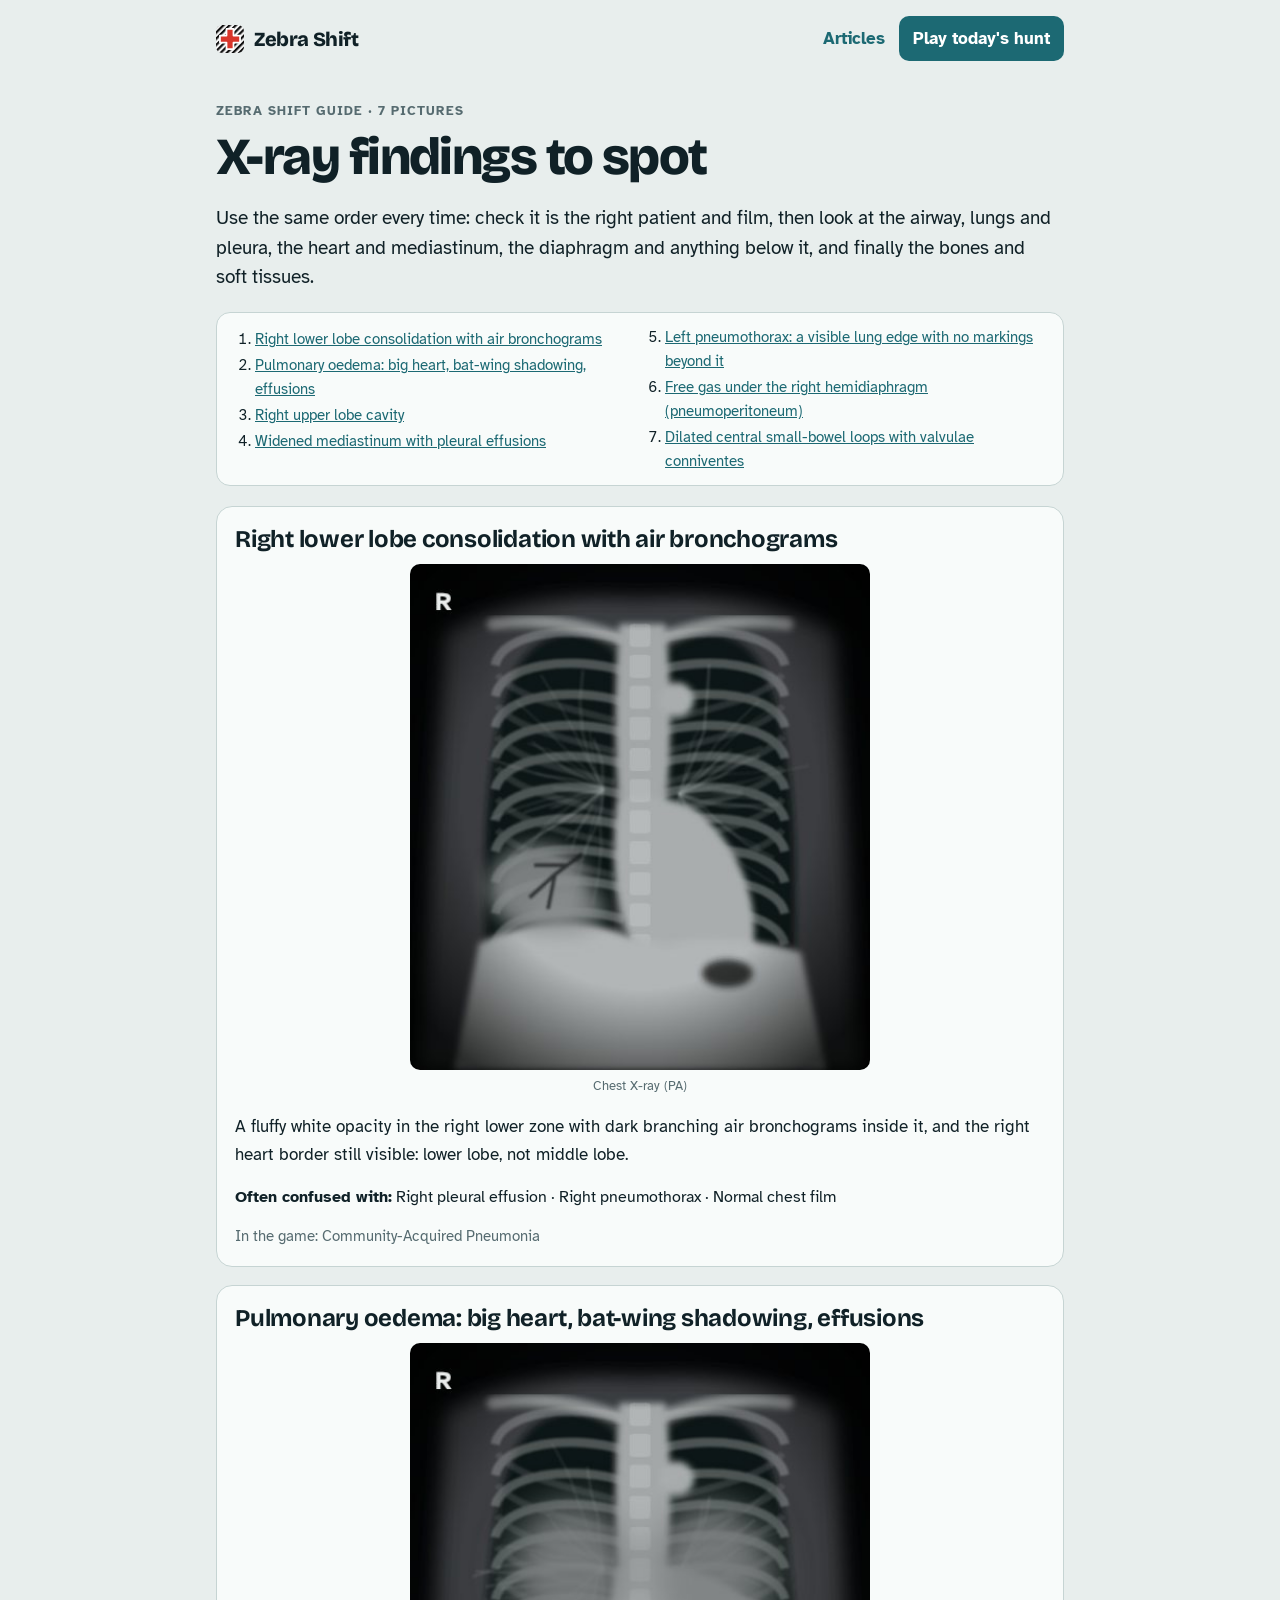
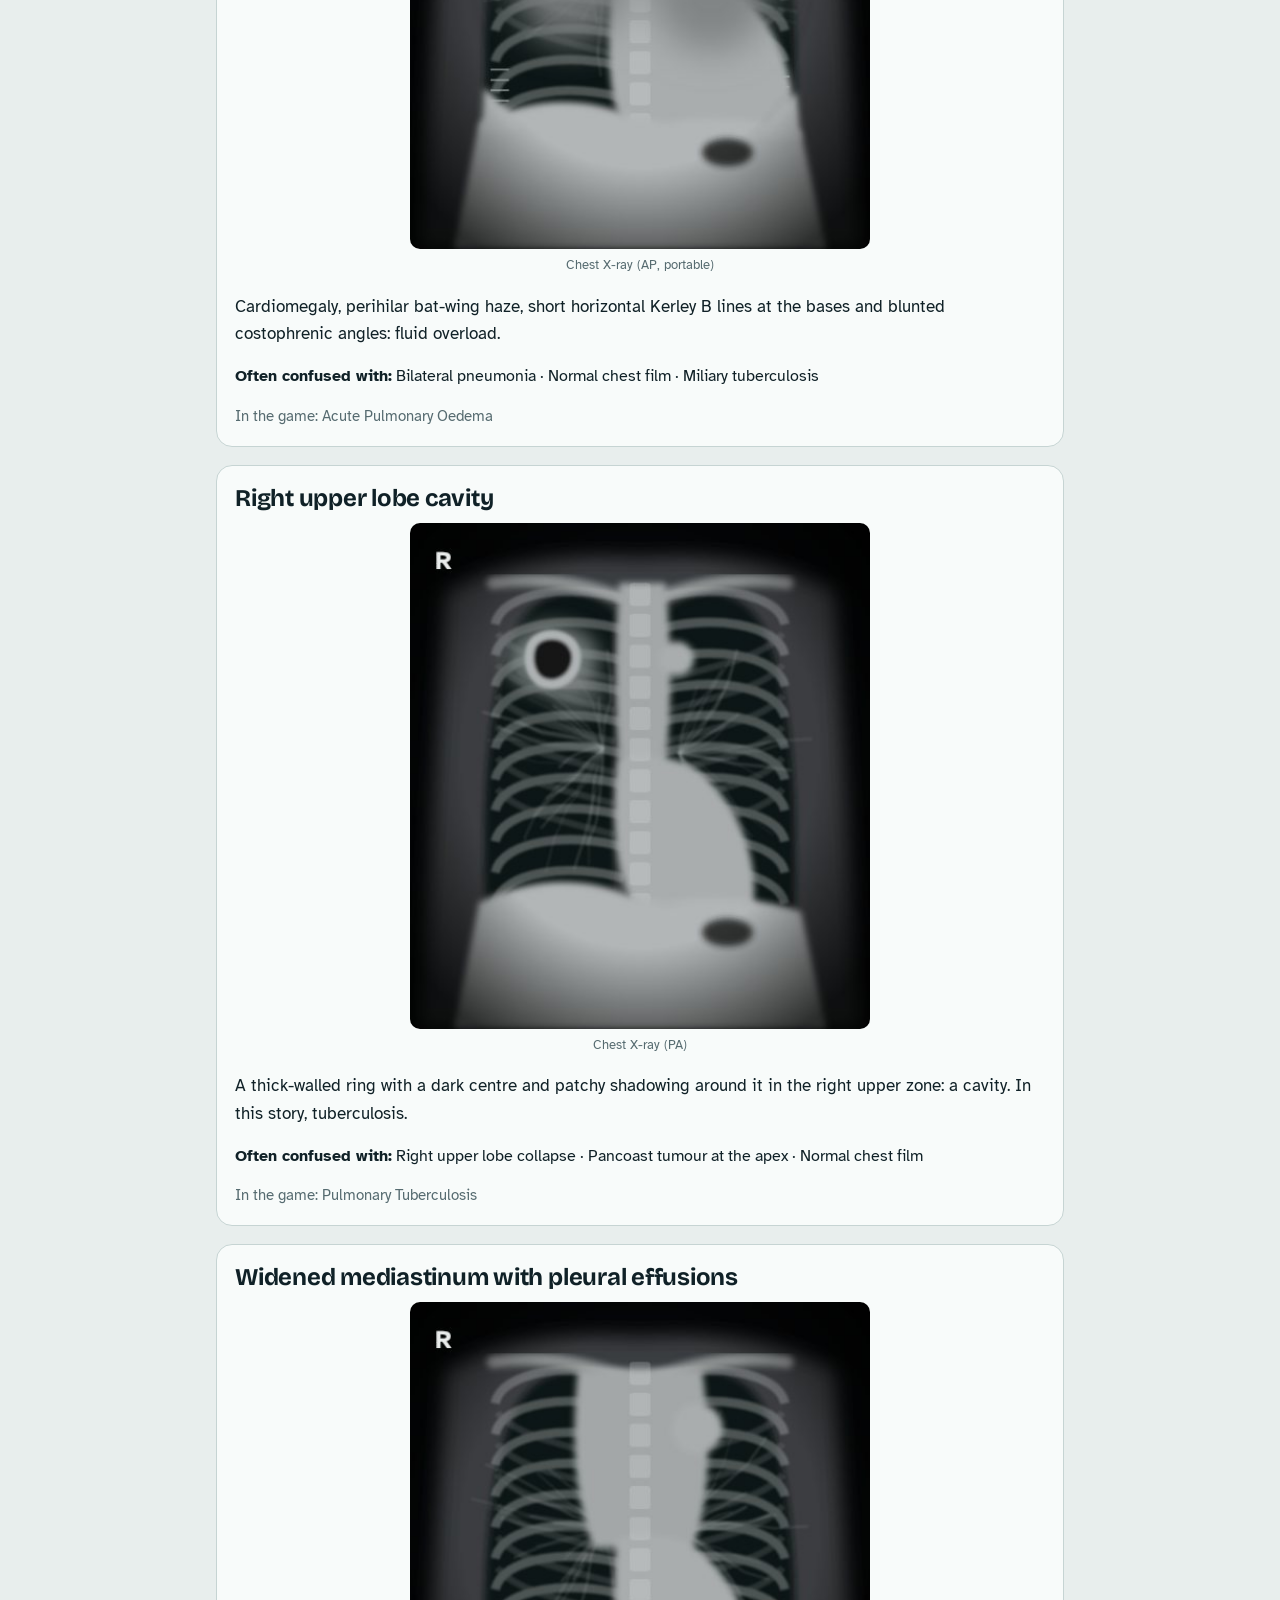
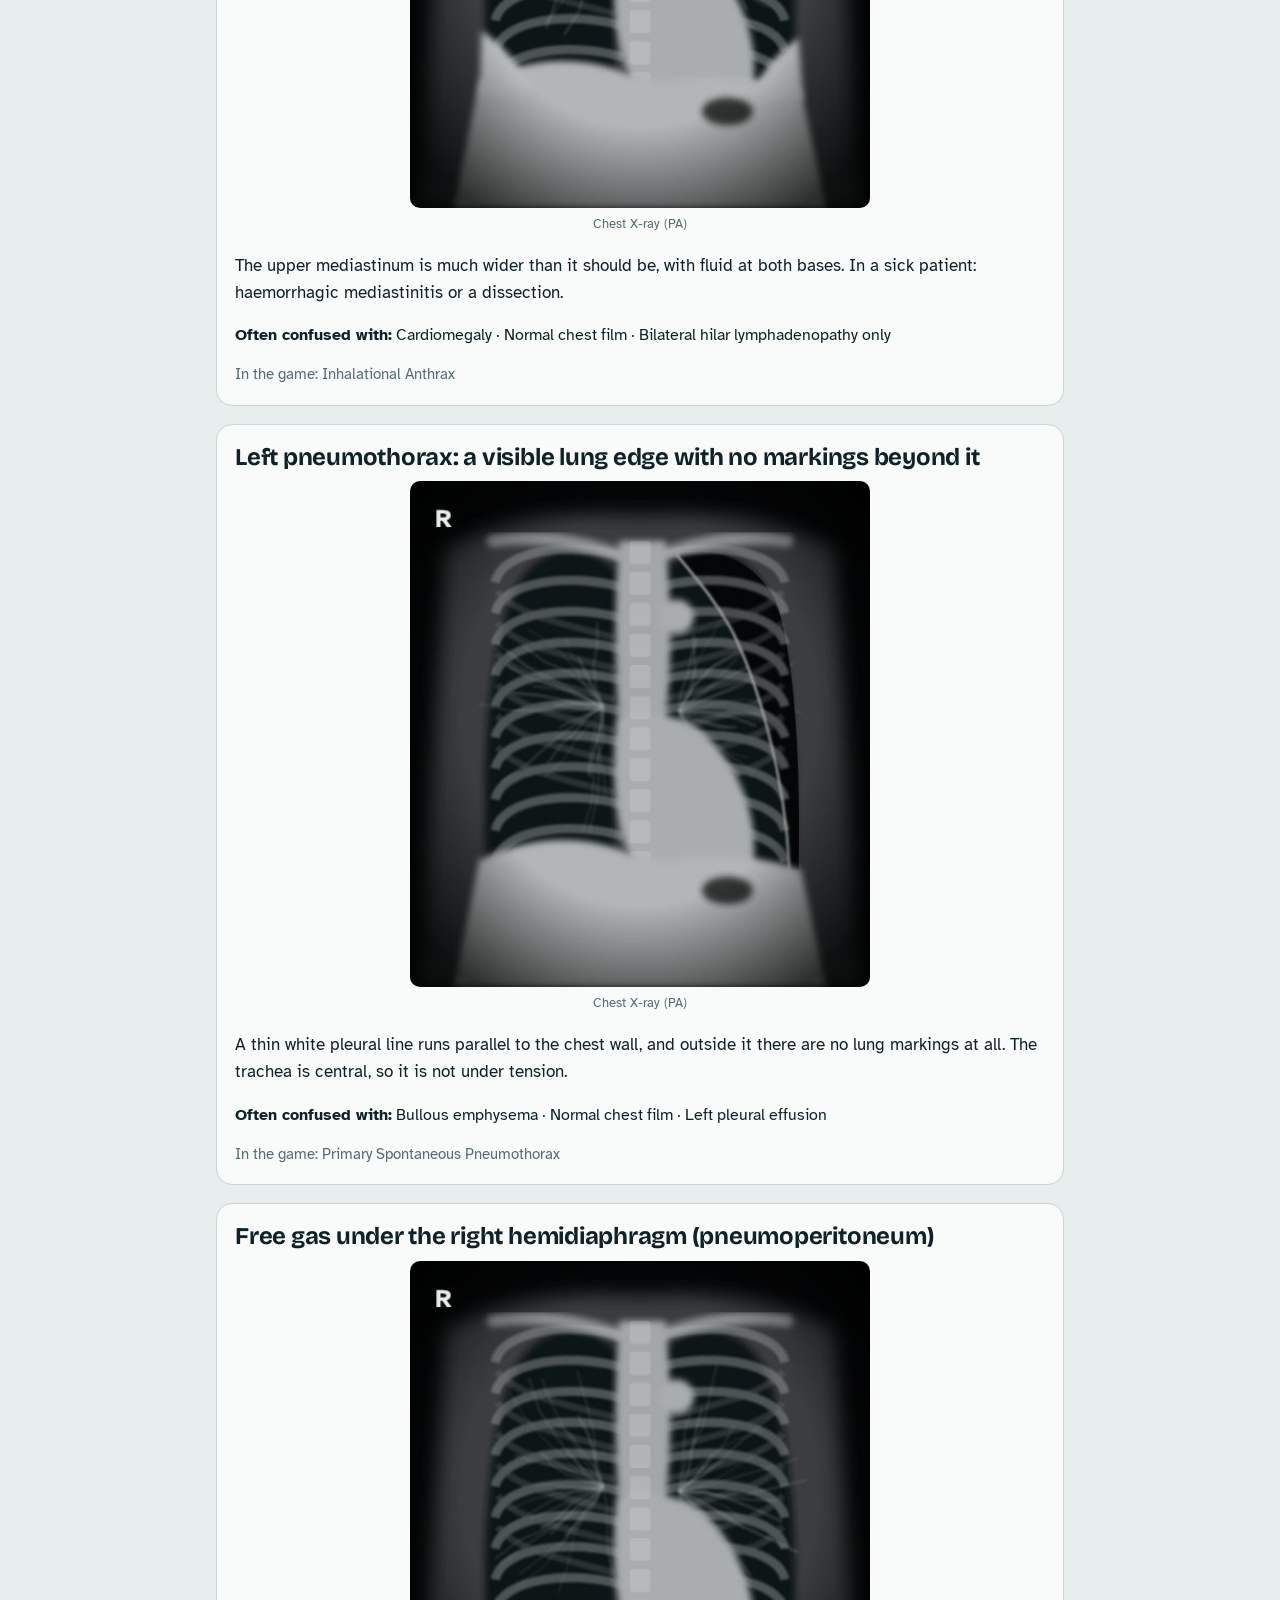
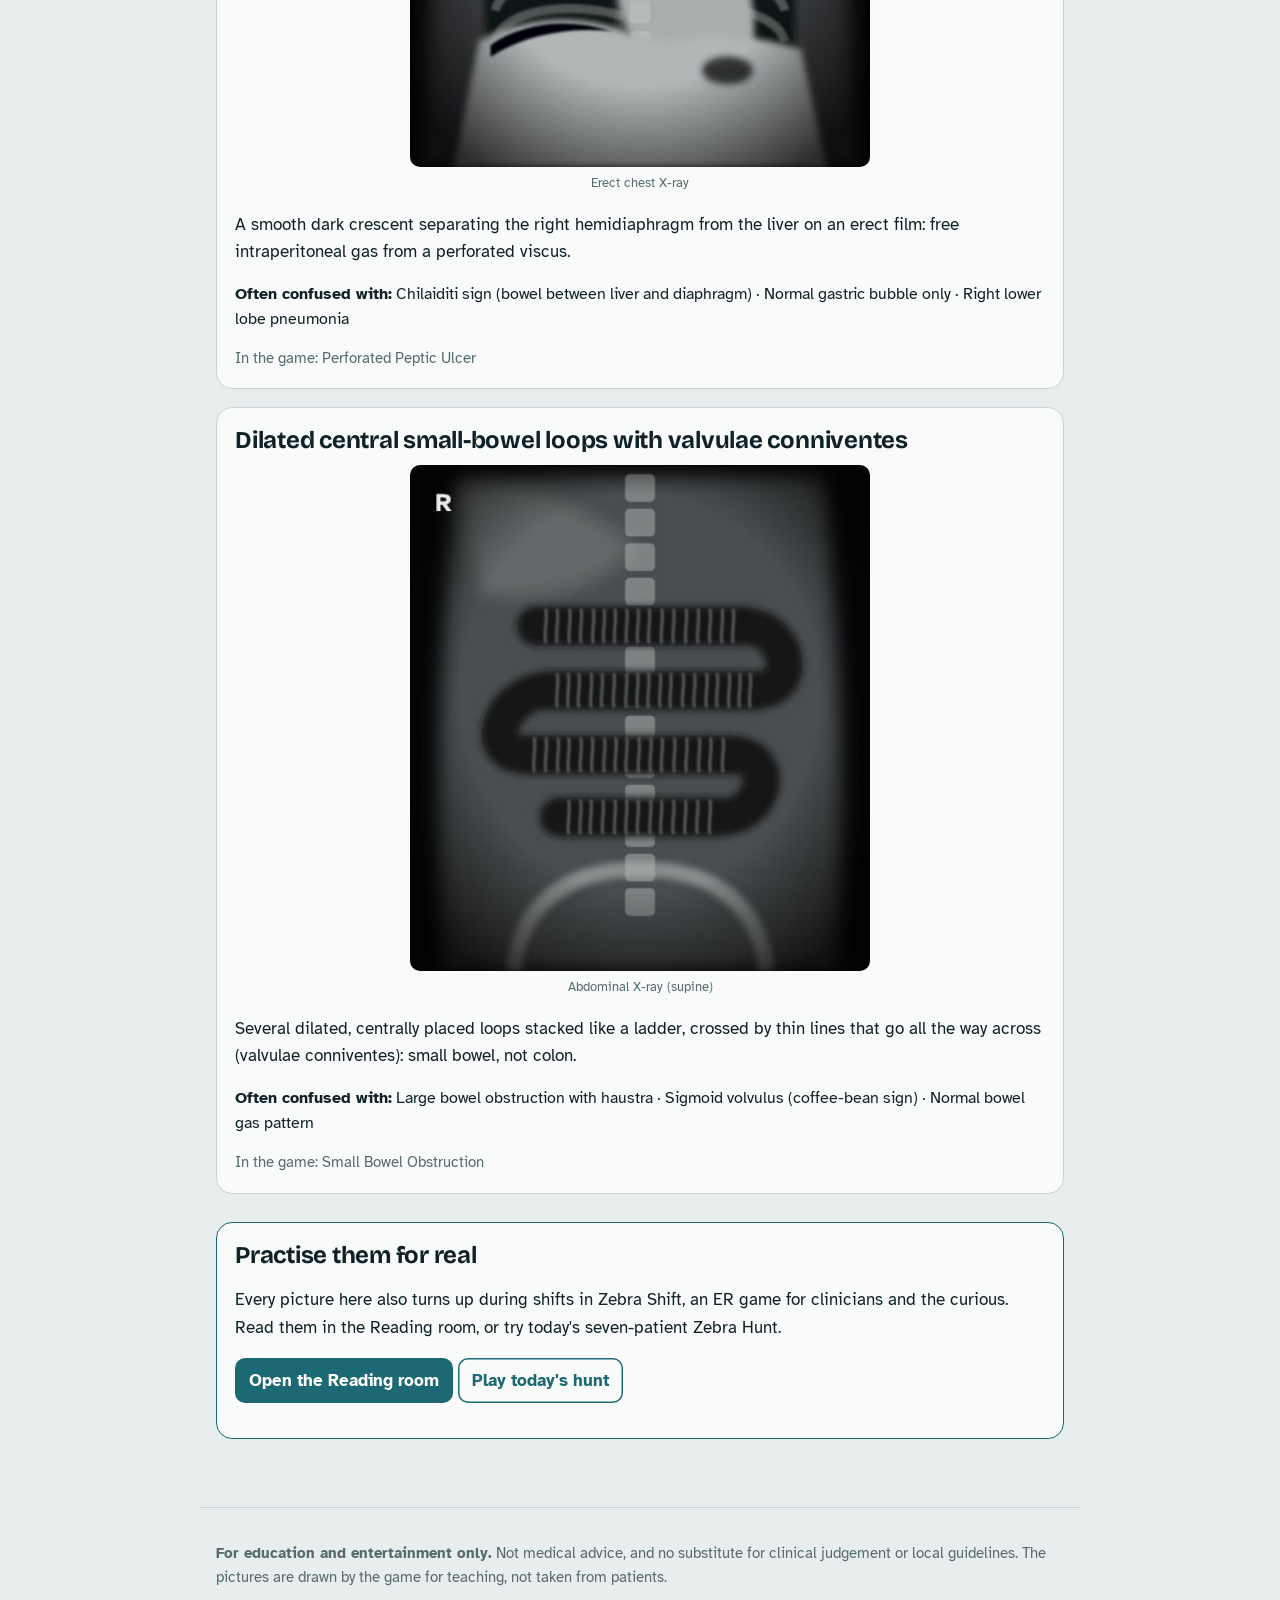
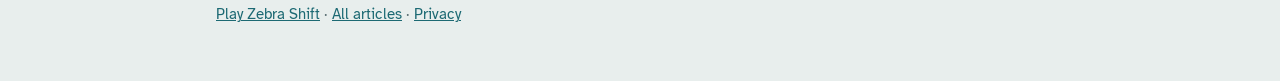
<file: articles/x-rays.html>
<!doctype html>
<html lang="en">
<head>
<meta charset="utf-8">
<meta name="viewport" content="width=device-width,initial-scale=1">
<title>X-ray findings to spot: 7 explained · Zebra Shift</title>
<meta name="description" content="Chest and abdominal X-ray findings for the emergency department: pneumothorax, pulmonary oedema, consolidation, a widened mediastinum, free air and small bowel obstruction.">
<link rel="canonical" href="https://playzebrashift.github.io/articles/x-rays.html">
<meta property="og:type" content="article"><meta property="og:site_name" content="Zebra Shift">
<meta property="og:title" content="X-ray findings to spot: 7 explained · Zebra Shift"><meta property="og:description" content="Chest and abdominal X-ray findings for the emergency department: pneumothorax, pulmonary oedema, consolidation, a widened mediastinum, free air and small bowel obstruction."><meta property="og:url" content="https://playzebrashift.github.io/articles/x-rays.html">
<meta property="og:image" content="https://playzebrashift.github.io/articles/img/rll.jpg"><meta name="twitter:card" content="summary_large_image">
<meta name="theme-color" content="#1C6973">
<link rel="icon" href="../icons/favicon.svg" type="image/svg+xml">
<link rel="preconnect" href="https://fonts.googleapis.com"><link rel="preconnect" href="https://fonts.gstatic.com" crossorigin>
<link rel="stylesheet" href="https://fonts.googleapis.com/css2?family=Atkinson+Hyperlegible:ital,wght@0,400;0,700;1,400&family=Bricolage+Grotesque:opsz,wght@12..96,700;12..96,800&display=swap">
<link rel="stylesheet" href="articles.css">
<script type="application/ld+json">{"@context":"https://schema.org","@type":"Article","headline":"X-ray findings to spot","description":"Chest and abdominal X-ray findings for the emergency department: pneumothorax, pulmonary oedema, consolidation, a widened mediastinum, free air and small bowel obstruction.","dateModified":"2026-10-29","image":"https://playzebrashift.github.io/articles/img/rll.jpg","publisher":{"@type":"Organization","name":"Zebra Shift"},"mainEntityOfPage":"https://playzebrashift.github.io/articles/x-rays.html"}</script>
</head>
<body>
<header class="top"><a class="brand" href="../"><img src="../icons/favicon.svg" alt="" width="28" height="28">Zebra Shift</a><nav><a href="./">Articles</a><a class="play" href="../#hunt">Play today's hunt</a></nav></header>
<main><article>
<p class="kicker">Zebra Shift guide · 7 pictures</p>
<h1>X-ray findings to spot</h1>
<p class="lede">Use the same order every time: check it is the right patient and film, then look at the airway, lungs and pleura, the heart and mediastinum, the diaphragm and anything below it, and finally the bones and soft tissues.</p>
<nav class="toc" aria-label="In this guide"><ol><li><a href="#right-lower-lobe-consolidation-with-air-bronchograms">Right lower lobe consolidation with air bronchograms</a></li><li><a href="#pulmonary-oedema-big-heart-bat-wing-shadowing-effusions">Pulmonary oedema: big heart, bat-wing shadowing, effusions</a></li><li><a href="#right-upper-lobe-cavity">Right upper lobe cavity</a></li><li><a href="#widened-mediastinum-with-pleural-effusions">Widened mediastinum with pleural effusions</a></li><li><a href="#left-pneumothorax-a-visible-lung-edge-with-no-markings-beyon">Left pneumothorax: a visible lung edge with no markings beyond it</a></li><li><a href="#free-gas-under-the-right-hemidiaphragm-pneumoperitoneum">Free gas under the right hemidiaphragm (pneumoperitoneum)</a></li><li><a href="#dilated-central-small-bowel-loops-with-valvulae-conniventes">Dilated central small-bowel loops with valvulae conniventes</a></li></ol></nav>
<section class="item xr" id="right-lower-lobe-consolidation-with-air-bronchograms">
<h2>Right lower lobe consolidation with air bronchograms</h2>
<figure><img src="img/rll.jpg" alt="Chest X-ray (PA): Right lower lobe consolidation with air bronchograms" width="440" height="484" loading="lazy" decoding="async"><figcaption>Chest X-ray (PA)</figcaption></figure>
<p>A fluffy white opacity in the right lower zone with dark branching air bronchograms inside it, and the right heart border still visible: lower lobe, not middle lobe.</p>
<p class="conf"><b>Often confused with:</b> Right pleural effusion · Right pneumothorax · Normal chest film</p>
<p class="seen">In the game: Community-Acquired Pneumonia</p>
</section>
<section class="item xr" id="pulmonary-oedema-big-heart-bat-wing-shadowing-effusions">
<h2>Pulmonary oedema: big heart, bat-wing shadowing, effusions</h2>
<figure><img src="img/apo.jpg" alt="Chest X-ray (AP, portable): Pulmonary oedema: big heart, bat-wing shadowing, effusions" width="440" height="484" loading="lazy" decoding="async"><figcaption>Chest X-ray (AP, portable)</figcaption></figure>
<p>Cardiomegaly, perihilar bat-wing haze, short horizontal Kerley B lines at the bases and blunted costophrenic angles: fluid overload.</p>
<p class="conf"><b>Often confused with:</b> Bilateral pneumonia · Normal chest film · Miliary tuberculosis</p>
<p class="seen">In the game: Acute Pulmonary Oedema</p>
</section>
<section class="item xr" id="right-upper-lobe-cavity">
<h2>Right upper lobe cavity</h2>
<figure><img src="img/cavity.jpg" alt="Chest X-ray (PA): Right upper lobe cavity" width="440" height="484" loading="lazy" decoding="async"><figcaption>Chest X-ray (PA)</figcaption></figure>
<p>A thick-walled ring with a dark centre and patchy shadowing around it in the right upper zone: a cavity. In this story, tuberculosis.</p>
<p class="conf"><b>Often confused with:</b> Right upper lobe collapse · Pancoast tumour at the apex · Normal chest film</p>
<p class="seen">In the game: Pulmonary Tuberculosis</p>
</section>
<section class="item xr" id="widened-mediastinum-with-pleural-effusions">
<h2>Widened mediastinum with pleural effusions</h2>
<figure><img src="img/medi.jpg" alt="Chest X-ray (PA): Widened mediastinum with pleural effusions" width="440" height="484" loading="lazy" decoding="async"><figcaption>Chest X-ray (PA)</figcaption></figure>
<p>The upper mediastinum is much wider than it should be, with fluid at both bases. In a sick patient: haemorrhagic mediastinitis or a dissection.</p>
<p class="conf"><b>Often confused with:</b> Cardiomegaly · Normal chest film · Bilateral hilar lymphadenopathy only</p>
<p class="seen">In the game: Inhalational Anthrax</p>
</section>
<section class="item xr" id="left-pneumothorax-a-visible-lung-edge-with-no-markings-beyon">
<h2>Left pneumothorax: a visible lung edge with no markings beyond it</h2>
<figure><img src="img/ptx.jpg" alt="Chest X-ray (PA): Left pneumothorax: a visible lung edge with no markings beyond it" width="440" height="484" loading="lazy" decoding="async"><figcaption>Chest X-ray (PA)</figcaption></figure>
<p>A thin white pleural line runs parallel to the chest wall, and outside it there are no lung markings at all. The trachea is central, so it is not under tension.</p>
<p class="conf"><b>Often confused with:</b> Bullous emphysema · Normal chest film · Left pleural effusion</p>
<p class="seen">In the game: Primary Spontaneous Pneumothorax</p>
</section>
<section class="item xr" id="free-gas-under-the-right-hemidiaphragm-pneumoperitoneum">
<h2>Free gas under the right hemidiaphragm (pneumoperitoneum)</h2>
<figure><img src="img/freeair.jpg" alt="Erect chest X-ray: Free gas under the right hemidiaphragm (pneumoperitoneum)" width="440" height="484" loading="lazy" decoding="async"><figcaption>Erect chest X-ray</figcaption></figure>
<p>A smooth dark crescent separating the right hemidiaphragm from the liver on an erect film: free intraperitoneal gas from a perforated viscus.</p>
<p class="conf"><b>Often confused with:</b> Chilaiditi sign (bowel between liver and diaphragm) · Normal gastric bubble only · Right lower lobe pneumonia</p>
<p class="seen">In the game: Perforated Peptic Ulcer</p>
</section>
<section class="item xr" id="dilated-central-small-bowel-loops-with-valvulae-conniventes">
<h2>Dilated central small-bowel loops with valvulae conniventes</h2>
<figure><img src="img/sbo.jpg" alt="Abdominal X-ray (supine): Dilated central small-bowel loops with valvulae conniventes" width="440" height="484" loading="lazy" decoding="async"><figcaption>Abdominal X-ray (supine)</figcaption></figure>
<p>Several dilated, centrally placed loops stacked like a ladder, crossed by thin lines that go all the way across (valvulae conniventes): small bowel, not colon.</p>
<p class="conf"><b>Often confused with:</b> Large bowel obstruction with haustra · Sigmoid volvulus (coffee-bean sign) · Normal bowel gas pattern</p>
<p class="seen">In the game: Small Bowel Obstruction</p>
</section>
<aside class="cta"><h2>Practise them for real</h2><p>Every picture here also turns up during shifts in Zebra Shift, an ER game for clinicians and the curious. Read them in the Reading room, or try today's seven-patient Zebra Hunt.</p>
<p><a class="btn" href="../#reads">Open the Reading room</a> <a class="btn alt" href="../#hunt">Play today's hunt</a></p></aside>
</article></main>
<footer><p><b>For education and entertainment only.</b> Not medical advice, and no substitute for clinical judgement or local guidelines. The pictures are drawn by the game for teaching, not taken from patients.</p>
<p><a href="../">Play Zebra Shift</a> · <a href="./">All articles</a> · <a href="../privacy.html">Privacy</a></p></footer>
</body>
</html>
</file>
<file: articles/articles.css>
/* Zebra Shift articles: the game's colours and fonts in a plain reading layout */
:root{--bg:#E8EEED;--panel:#F8FBFA;--ink:#102127;--muted:#566B70;--line:#C6D4D3;--teal:#1C6973;--teal-ink:#fff;--alarm:#BE3329;
  --f-display:"Bricolage Grotesque","Segoe UI",system-ui,sans-serif;--f-body:"Atkinson Hyperlegible",system-ui,sans-serif}
@media (prefers-color-scheme:dark){:root:not([data-theme="light"]){--bg:#0D181B;--panel:#142328;--ink:#E2EDEB;--muted:#8EA4A8;--line:#283C41;--teal:#3FA3AE;--teal-ink:#06181b;--alarm:#F0665B}}
:root[data-theme="dark"]{--bg:#0D181B;--panel:#142328;--ink:#E2EDEB;--muted:#8EA4A8;--line:#283C41;--teal:#3FA3AE;--teal-ink:#06181b;--alarm:#F0665B}
*{box-sizing:border-box}
body{margin:0;background:var(--bg);color:var(--ink);font:17px/1.6 var(--f-body)}
a{color:var(--teal)}
.top{display:flex;align-items:center;justify-content:space-between;gap:12px;flex-wrap:wrap;max-width:880px;margin:0 auto;padding:16px}
.brand{display:flex;align-items:center;gap:10px;font:800 20px var(--f-display);color:var(--ink);text-decoration:none;letter-spacing:-.02em}
.top nav{display:flex;gap:14px;align-items:center}.top nav a{font-weight:700;text-decoration:none}
.top .play,.btn{display:inline-block;background:var(--teal);color:var(--teal-ink);padding:9px 14px;border-radius:10px;font-weight:700;text-decoration:none}
.btn.alt{background:transparent;color:var(--teal);box-shadow:inset 0 0 0 1.5px var(--teal)}
main{max-width:880px;margin:0 auto;padding:0 16px 40px}
h1{font:800 clamp(34px,6vw,52px)/1.05 var(--f-display);letter-spacing:-.03em;margin:8px 0 14px}
h2{font:700 24px/1.2 var(--f-display);letter-spacing:-.01em;margin:0 0 10px}
.kicker{font-weight:700;font-size:13px;letter-spacing:.08em;text-transform:uppercase;color:var(--muted);margin:24px 0 0}
.lede{font-size:18.5px;color:var(--ink);max-width:70ch}
.toc{background:var(--panel);border:1px solid var(--line);border-radius:14px;padding:12px 16px;margin:20px 0}
.toc ol{margin:0;padding-left:22px;columns:2;column-gap:28px}.toc li{break-inside:avoid;font-size:15px;margin:2px 0}
@media (max-width:620px){.toc ol{columns:1}}
.item{background:var(--panel);border:1px solid var(--line);border-radius:16px;padding:18px;margin:18px 0;scroll-margin-top:12px}
.item figure{margin:0 0 12px}.item img{display:block;width:100%;height:auto;border-radius:10px;background:#000}
.item.ecg img,.item.abg img,.item.lab img{background:#fff}
.item.us img,.item.xr img,.item.mic img{max-width:460px;margin:0 auto}
.item.abg img,.item.lab img{max-width:480px;margin:0 auto}
figcaption{font-size:13px;color:var(--muted);text-align:center;margin-top:6px}
.conf{font-size:15.5px}.seen{font-size:14.5px;color:var(--muted);margin-bottom:0}
.cta{background:var(--panel);border:1.5px solid var(--teal);border-radius:16px;padding:18px;margin:28px 0}
.cards{list-style:none;padding:0;display:grid;grid-template-columns:repeat(auto-fill,minmax(240px,1fr));gap:14px;margin:20px 0}
.cards a{display:flex;flex-direction:column;gap:6px;background:var(--panel);border:1px solid var(--line);border-radius:16px;padding:12px;color:var(--ink);text-decoration:none;height:100%}
.cards img{width:100%;height:140px;object-fit:cover;border-radius:10px;background:#000}.cards b{font:700 19px var(--f-display)}.cards span{font-size:14.5px;color:var(--muted)}
footer{max-width:880px;margin:0 auto;padding:20px 16px 40px;border-top:1px solid var(--line);font-size:14.5px;color:var(--muted)}
</file>
